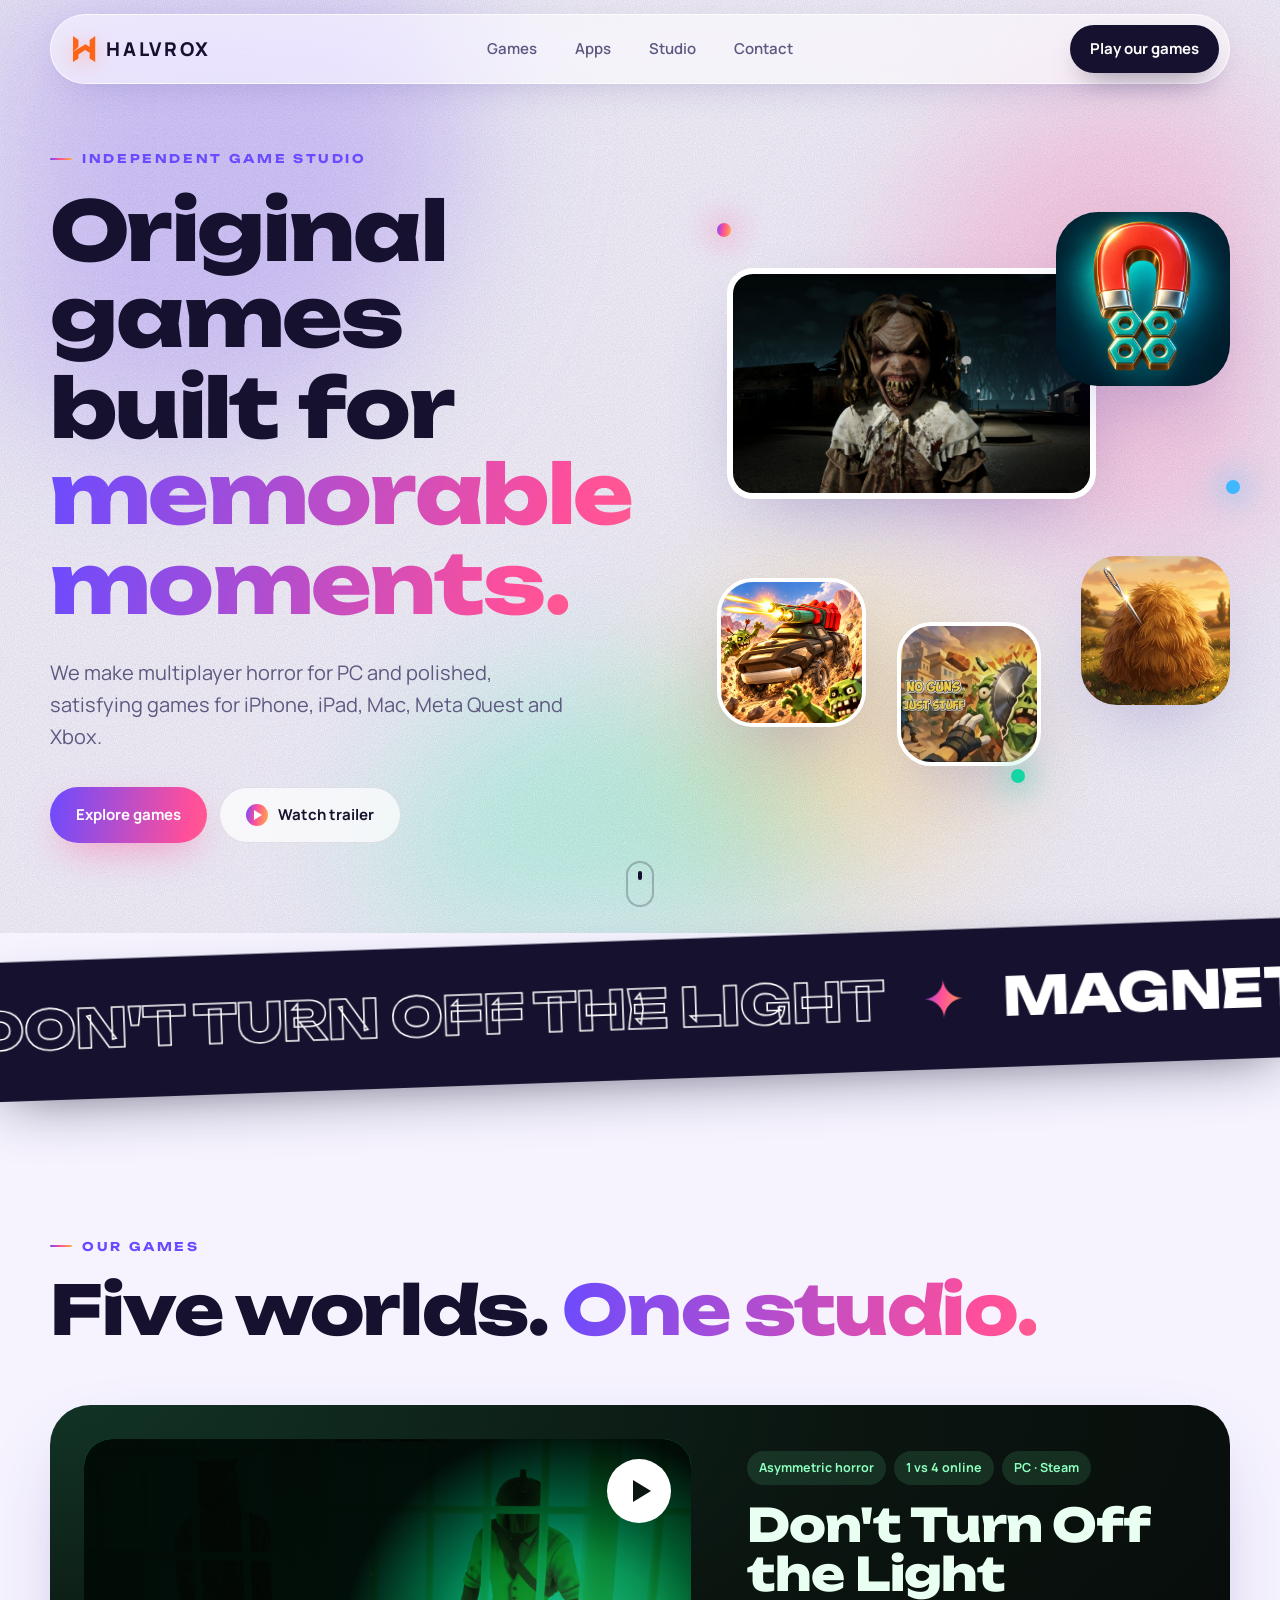
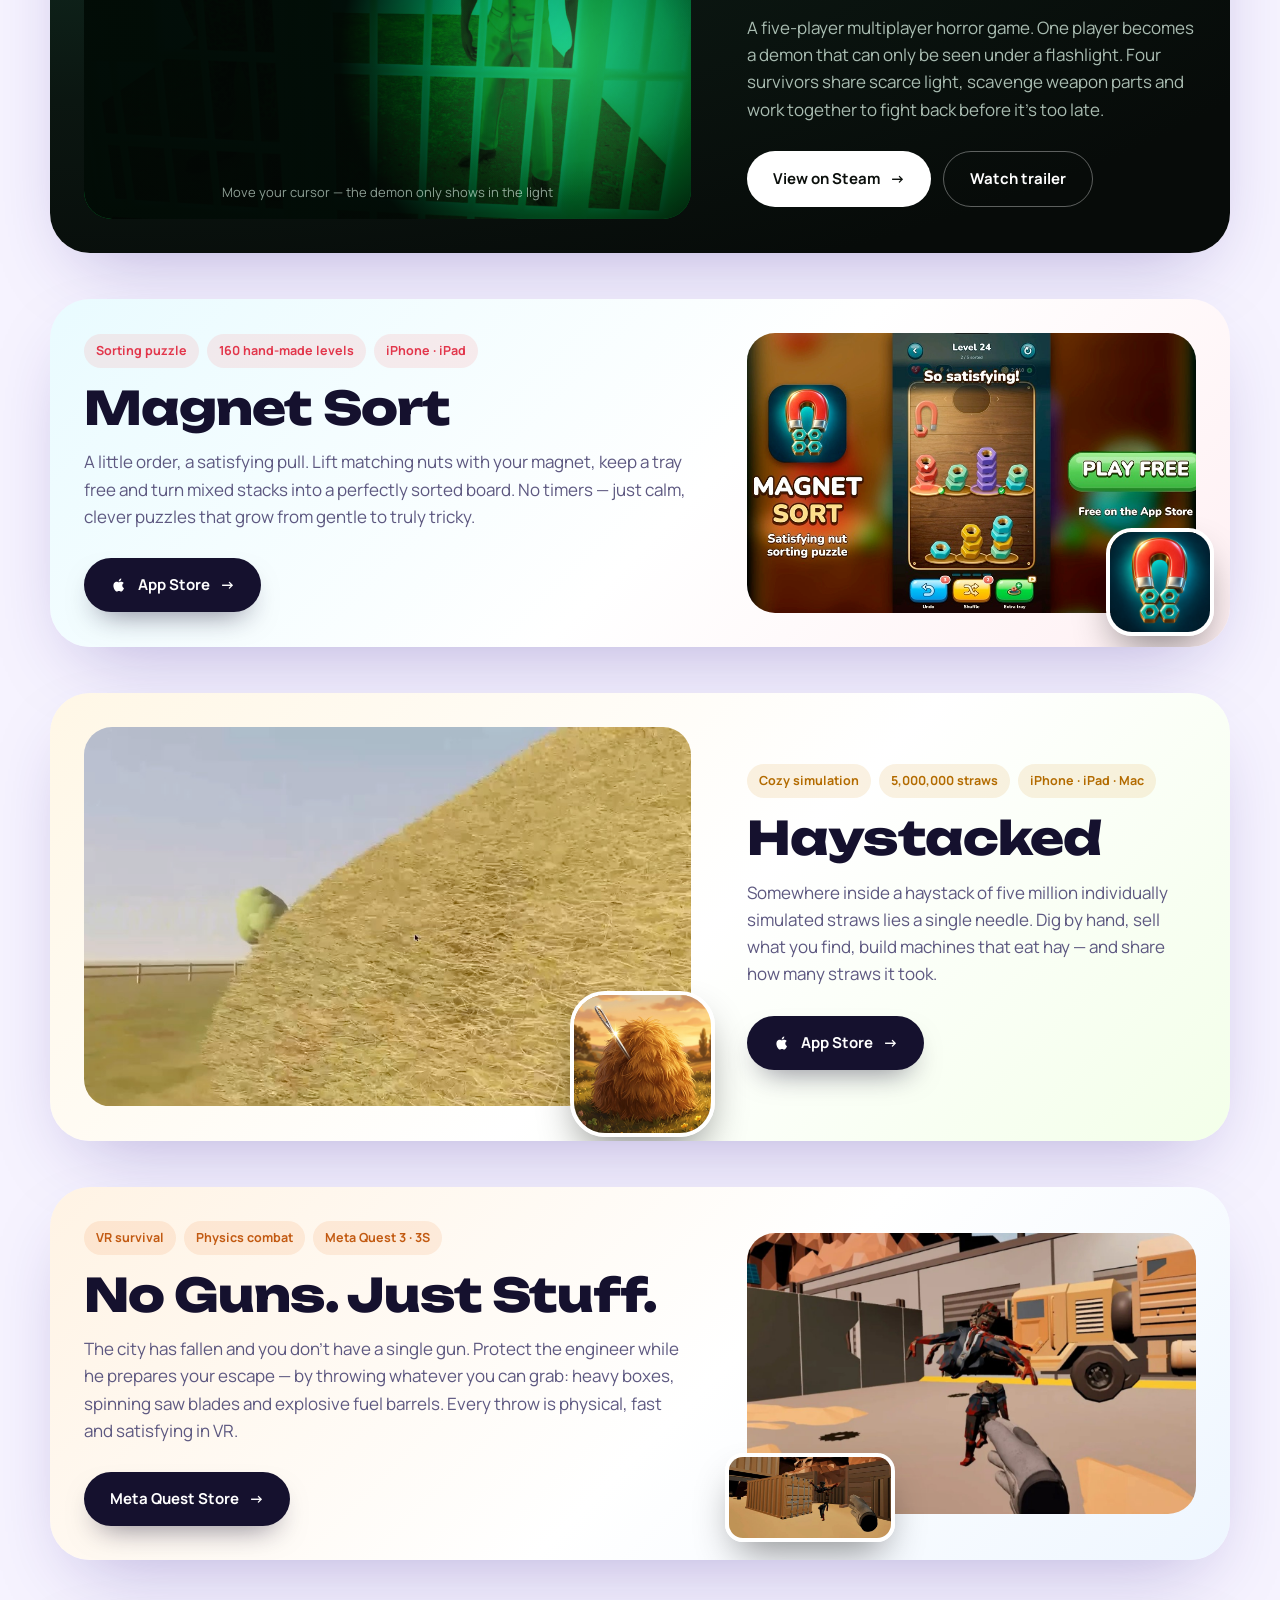
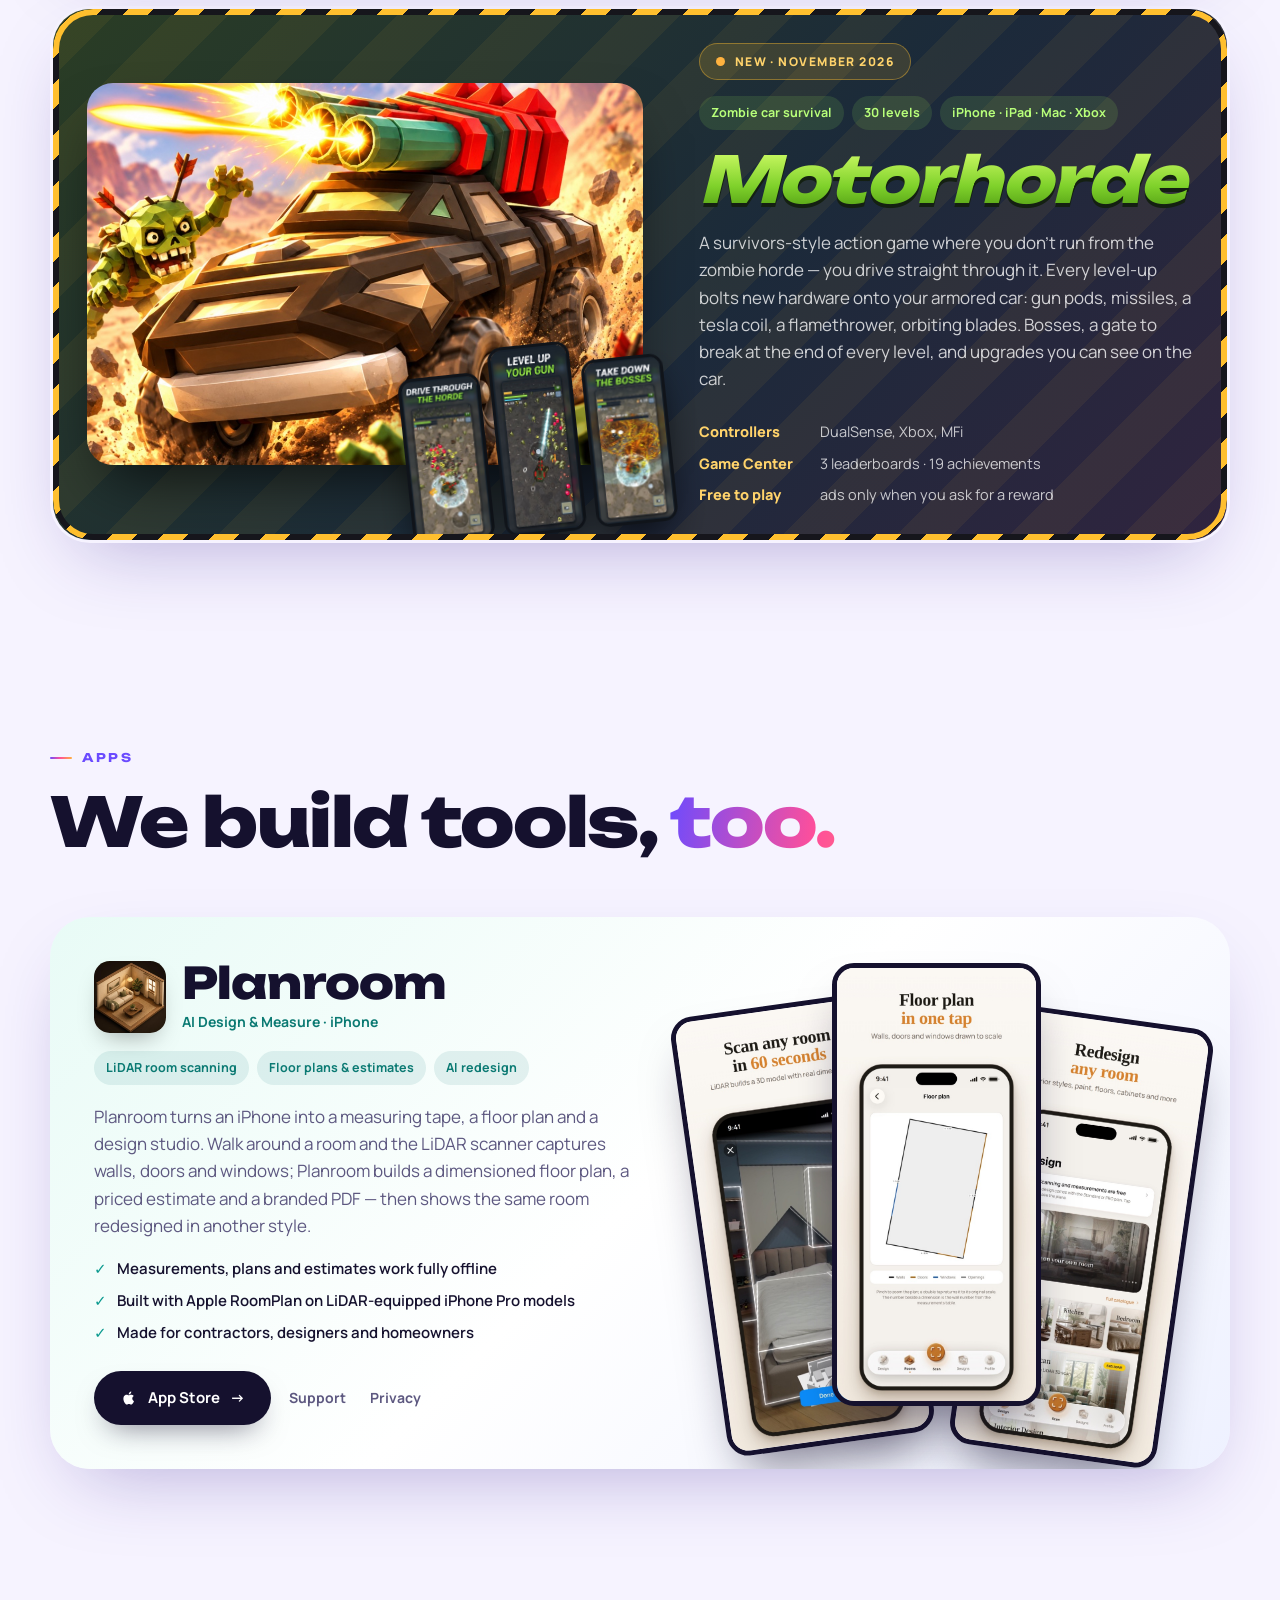
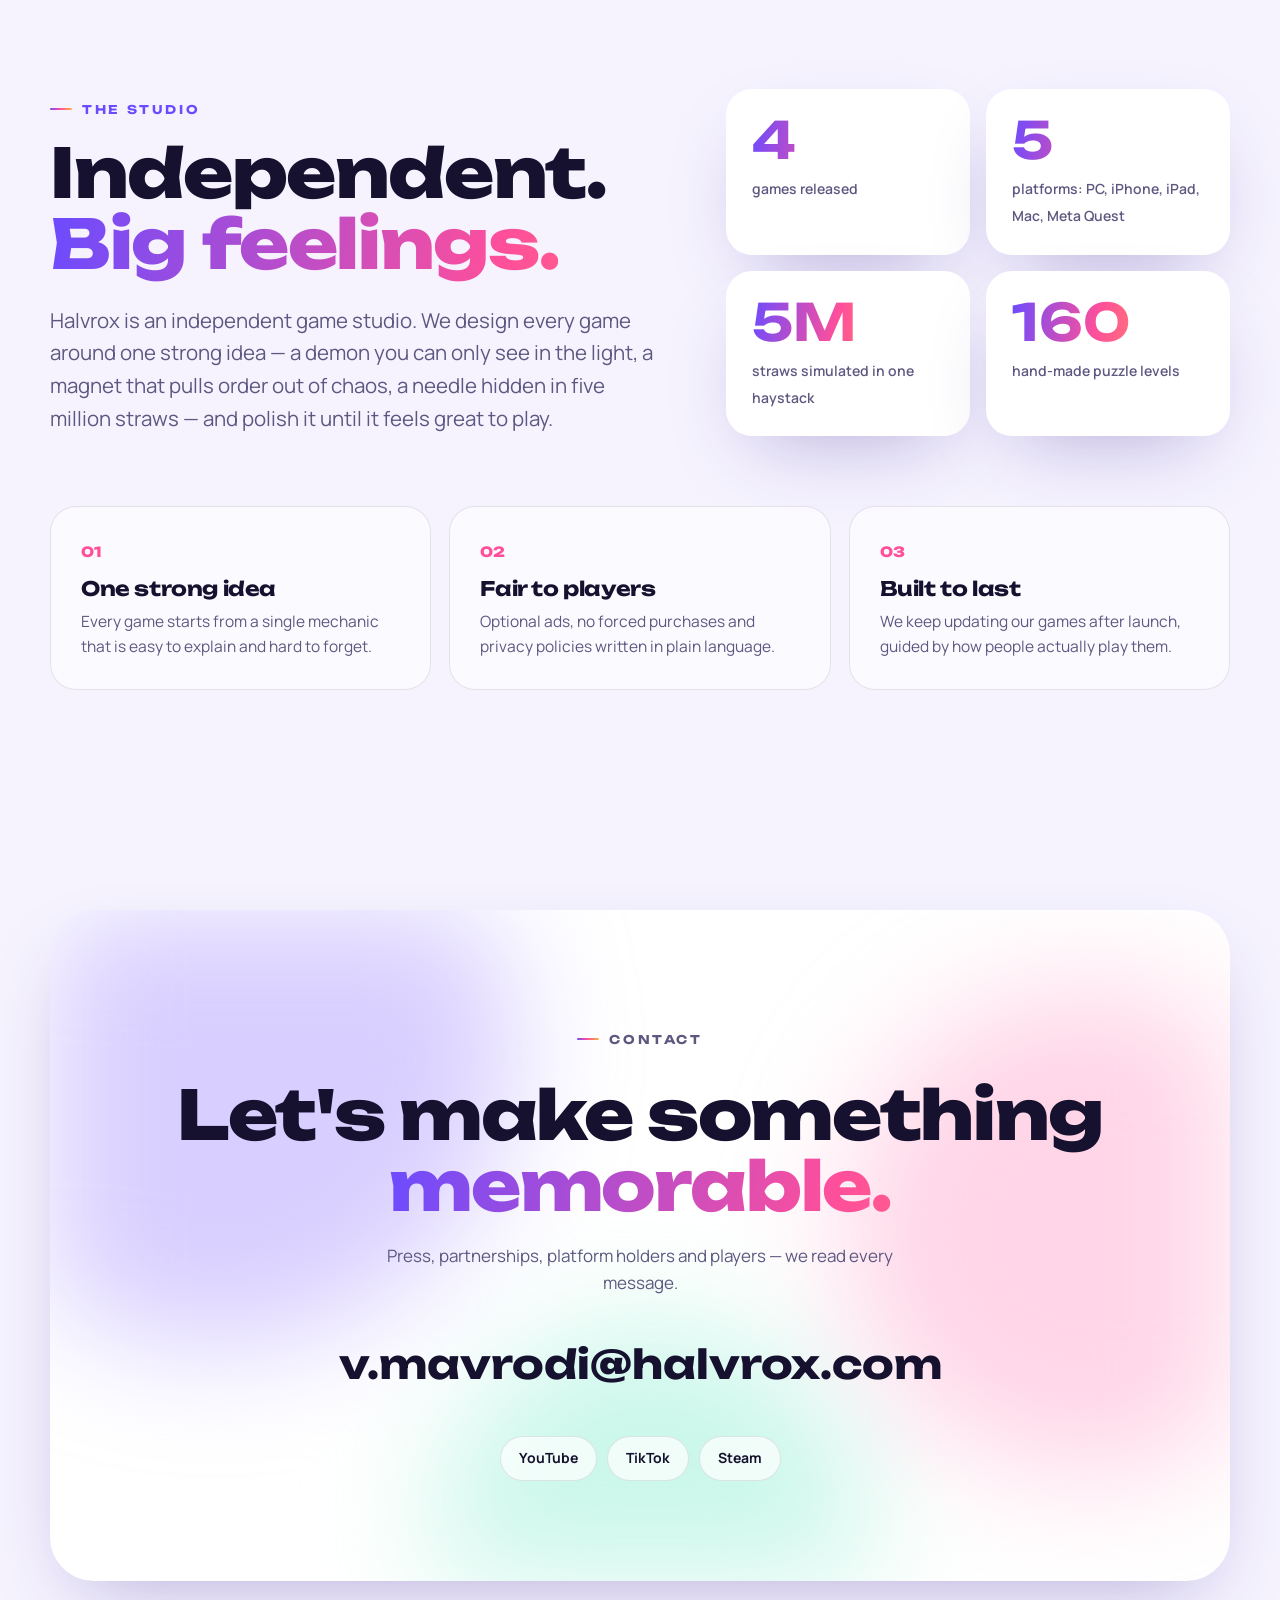
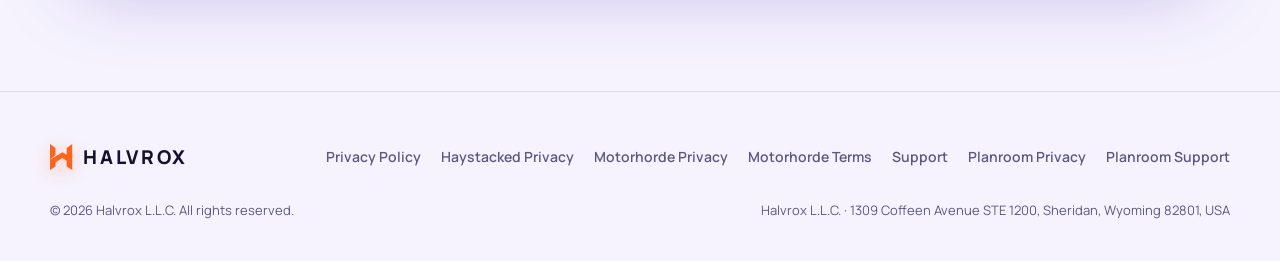
<file: index.html>
<!doctype html>
<html lang="en">
<head>
<meta charset="utf-8">
<meta name="viewport" content="width=device-width, initial-scale=1">
<title>Halvrox — Independent Game Studio</title>
<meta name="description" content="Halvrox is an independent game studio making multiplayer horror for PC and polished games for iPhone, iPad, Mac, Xbox and Meta Quest.">
<meta property="og:title" content="Halvrox — Independent Game Studio">
<meta property="og:description" content="Original games built for memorable moments.">
<meta property="og:image" content="https://halvrox.com/assets/img/dtotl-header.jpg">
<meta name="theme-color" content="#f6f3ff">
<link rel="icon" href="/assets/img/favicon.svg" type="image/svg+xml">
<link rel="preconnect" href="https://fonts.googleapis.com">
<link rel="preconnect" href="https://fonts.gstatic.com" crossorigin>
<link href="https://fonts.googleapis.com/css2?family=Unbounded:wght@500;700;800&family=Manrope:wght@400;500;600;700&display=swap" rel="stylesheet">
<link rel="stylesheet" href="/assets/styles.css?v=17">
</head>
<body>
<div class="progress" aria-hidden="true"></div>

<header class="nav" id="top">
  <a class="brand" href="/" aria-label="Halvrox home">
    <svg class="brand-mark" viewBox="0 0 276 323" aria-hidden="true"><path class="bm-top" d="M0 0L68 50V136L0 195Z"/><path class="bm-body" d="M0 194.2L154.3 101.6L207 133.6V50L276 0V323L207 280V208.4L150.3 175L68 228.9V280L0 323Z"/></svg>HALVROX
  </a>
  <nav class="nav-links" aria-label="Main">
    <a href="#games">Games</a>
    <a href="#apps">Apps</a>
    <a href="#studio">Studio</a>
    <a href="#contact">Contact</a>
  </nav>
  <a class="btn btn-ink nav-cta" href="#games">Play our games</a>
</header>

<main>
  <!-- HERO -->
  <section class="hero">
    <div class="aurora" aria-hidden="true">
      <span class="blob b1"></span><span class="blob b2"></span><span class="blob b3"></span><span class="blob b4"></span>
    </div>
    <div class="grain" aria-hidden="true"></div>

    <div class="hero-inner">
      <p class="eyebrow reveal">Independent game studio</p>
      <h1 class="hero-title" aria-label="Original games built for memorable moments">
        <span class="line"><span class="word">Original</span> <span class="word">games</span></span>
        <span class="line"><span class="word">built</span> <span class="word">for</span> <span class="word grad">memorable</span></span>
        <span class="line"><span class="word grad">moments.</span></span>
      </h1>
      <p class="hero-sub reveal">We make multiplayer horror for PC and polished, satisfying games for iPhone, iPad, Mac, Meta Quest and Xbox.</p>
      <div class="hero-actions reveal">
        <a class="btn btn-grad magnetic" href="#games"><span>Explore games</span></a>
        <button class="btn btn-ghost magnetic" data-trailer="b71-NUoZkto"><span class="play-dot" aria-hidden="true"></span><span>Watch trailer</span></button>
      </div>
    </div>

    <div class="hero-stage" aria-hidden="true">
      <div class="tile t-dtotl" data-depth="0.6"><img src="/assets/img/dtotl-1.jpg" alt=""></div>
      <div class="tile t-ms" data-depth="1.1"><img src="/assets/img/magnet-sort-icon.jpg" alt=""></div>
      <div class="tile t-hs" data-depth="0.9"><img src="/assets/img/haystacked-icon.jpg" alt=""></div>
      <div class="tile t-mh" data-depth="1.4"><img src="/assets/img/motorhorde-keyart.jpg" alt=""></div>
      <div class="tile t-ng" data-depth="1.2"><img src="/assets/img/ngjs-icon.jpg" alt=""></div>
      <span class="spark s1"></span><span class="spark s2"></span><span class="spark s3"></span>
    </div>

    <a class="scroll-hint" href="#games" aria-label="Scroll to games"><span></span></a>
  </section>

  <!-- MARQUEE -->
  <div class="marquee" aria-hidden="true">
    <div class="marquee-track">
      <span>Don't Turn Off the Light</span><i>✦</i><span>Magnet Sort</span><i>✦</i><span>Haystacked</span><i>✦</i><span>No Guns. Just Stuff.</span><i>✦</i><span>Motorhorde</span><i>✦</i>
      <span>Don't Turn Off the Light</span><i>✦</i><span>Magnet Sort</span><i>✦</i><span>Haystacked</span><i>✦</i><span>No Guns. Just Stuff.</span><i>✦</i><span>Motorhorde</span><i>✦</i>
    </div>
  </div>

  <!-- GAMES -->
  <section class="games" id="games">
    <div class="section-head reveal">
      <p class="eyebrow">Our games</p>
      <h2>Five worlds. <span class="grad">One studio.</span></h2>
    </div>

    <!-- Don't Turn Off the Light -->
    <article class="game game-dtotl reveal" id="dont-turn-off-the-light">
      <div class="game-media">
        <div class="flashlight" data-flashlight>
          <img src="/assets/img/dtotl-3.jpg" alt="Don't Turn Off the Light screenshot" loading="lazy">
          <div class="flashlight-mask"></div>
          <p class="flashlight-hint">Move your cursor — the demon only shows in the light</p>
        </div>
        <button class="play-btn" data-trailer="b71-NUoZkto" aria-label="Play the Don't Turn Off the Light trailer"><span></span></button>
      </div>
      <div class="game-copy">
        <div class="chips"><span>Asymmetric horror</span><span>1 vs 4 online</span><span>PC · Steam</span></div>
        <h3>Don't Turn Off the Light</h3>
        <p>A five-player multiplayer horror game. One player becomes a demon that can only be seen under a flashlight. Four survivors share scarce light, scavenge weapon parts and work together to fight back before it's too late.</p>
        <div class="actions">
          <a class="btn btn-light magnetic" href="https://store.steampowered.com/app/4238470/Dont_Turn_Off_the_Light/" target="_blank" rel="noopener">View on Steam <span class="arr">→</span></a>
          <button class="btn btn-outline-light" data-trailer="b71-NUoZkto">Watch trailer</button>
        </div>
      </div>
    </article>

    <!-- Magnet Sort -->
    <article class="game game-ms reveal" id="magnet-sort">
      <div class="game-media tilt">
        <video class="lazy-video" muted loop playsinline preload="none" poster="/assets/img/magnet-sort-poster.jpg">
          <source data-src="/assets/video/magnet-sort.mp4" type="video/mp4">
        </video>
        <img class="app-icon float" src="/assets/img/magnet-sort-icon.jpg" alt="" loading="lazy">
      </div>
      <div class="game-copy">
        <div class="chips"><span>Sorting puzzle</span><span>160 hand-made levels</span><span>iPhone · iPad</span></div>
        <h3>Magnet Sort</h3>
        <p>A little order, a satisfying pull. Lift matching nuts with your magnet, keep a tray free and turn mixed stacks into a perfectly sorted board. No timers — just calm, clever puzzles that grow from gentle to truly tricky.</p>
        <div class="actions">
          <a class="btn btn-ink magnetic" href="https://apps.apple.com/us/app/magnet-sort/id6813802779" target="_blank" rel="noopener"><svg viewBox="0 0 24 24" fill="currentColor" aria-hidden="true"><path d="M16.37 12.6c-.02-2.2 1.8-3.26 1.88-3.31-1.02-1.5-2.62-1.7-3.19-1.72-1.36-.14-2.65.8-3.34.8-.69 0-1.75-.78-2.88-.76-1.48.02-2.85.86-3.61 2.19-1.54 2.67-.39 6.62 1.11 8.79.73 1.06 1.6 2.25 2.75 2.2 1.1-.04 1.52-.71 2.85-.71 1.33 0 1.71.71 2.88.69 1.19-.02 1.94-1.08 2.67-2.14.84-1.23 1.19-2.42 1.21-2.48-.03-.01-2.32-.89-2.33-3.55zM14.17 6.13c.61-.74 1.02-1.76.91-2.78-.88.04-1.94.59-2.57 1.32-.56.65-1.06 1.69-.93 2.69.98.08 1.98-.5 2.59-1.23z"/></svg>App Store <span class="arr">→</span></a>
        </div>
      </div>
    </article>

    <!-- Haystacked -->
    <article class="game game-hs reveal" id="haystacked">
      <div class="game-media tilt">
        <video class="lazy-video" muted loop playsinline preload="none" poster="/assets/img/haystacked-poster.jpg">
          <source data-src="/assets/video/haystacked.mp4" type="video/mp4">
        </video>
        <img class="app-icon float" src="/assets/img/haystacked-icon.jpg" alt="" loading="lazy">
      </div>
      <div class="game-copy">
        <div class="chips"><span>Cozy simulation</span><span>5,000,000 straws</span><span>iPhone · iPad · Mac</span></div>
        <h3>Haystacked</h3>
        <p>Somewhere inside a haystack of five million individually simulated straws lies a single needle. Dig by hand, sell what you find, build machines that eat hay — and share how many straws it took.</p>
        <div class="actions">
          <a class="btn btn-ink magnetic" href="https://apps.apple.com/us/app/haystacked/id6821432720" target="_blank" rel="noopener"><svg viewBox="0 0 24 24" fill="currentColor" aria-hidden="true"><path d="M16.37 12.6c-.02-2.2 1.8-3.26 1.88-3.31-1.02-1.5-2.62-1.7-3.19-1.72-1.36-.14-2.65.8-3.34.8-.69 0-1.75-.78-2.88-.76-1.48.02-2.85.86-3.61 2.19-1.54 2.67-.39 6.62 1.11 8.79.73 1.06 1.6 2.25 2.75 2.2 1.1-.04 1.52-.71 2.85-.71 1.33 0 1.71.71 2.88.69 1.19-.02 1.94-1.08 2.67-2.14.84-1.23 1.19-2.42 1.21-2.48-.03-.01-2.32-.89-2.33-3.55zM14.17 6.13c.61-.74 1.02-1.76.91-2.78-.88.04-1.94.59-2.57 1.32-.56.65-1.06 1.69-.93 2.69.98.08 1.98-.5 2.59-1.23z"/></svg>App Store <span class="arr">→</span></a>
        </div>
      </div>
    </article>

    <!-- No Guns. Just Stuff. -->
    <article class="game game-ngjs reveal" id="no-guns-just-stuff">
      <div class="game-media tilt">
        <img class="ngjs-shot" src="/assets/img/ngjs-1.jpg" alt="No Guns. Just Stuff. gameplay: a zombie flying back after a throw in VR" loading="lazy">
        <img class="ngjs-inset float" src="/assets/img/ngjs-2.jpg" alt="" loading="lazy">
      </div>
      <div class="game-copy">
        <div class="chips"><span>VR survival</span><span>Physics combat</span><span>Meta Quest 3 · 3S</span></div>
        <h3>No Guns. Just Stuff.</h3>
        <p>The city has fallen and you don't have a single gun. Protect the engineer while he prepares your escape — by throwing whatever you can grab: heavy boxes, spinning saw blades and explosive fuel barrels. Every throw is physical, fast and satisfying in VR.</p>
        <div class="actions">
          <a class="btn btn-ink magnetic" href="https://www.meta.com/experiences/no-guns-just-stuff/26173899755584598/" target="_blank" rel="noopener">Meta Quest Store <span class="arr">→</span></a>
        </div>
      </div>
    </article>

    <!-- Motorhorde -->
    <article class="game game-mh reveal" id="motorhorde">
      <div class="mh-stripes" aria-hidden="true"></div>
      <div class="game-media mh-media">
        <div class="mh-art tilt"><img src="/assets/img/motorhorde-keyart.jpg" alt="Motorhorde key art: an armored car with a roof turret drives through a zombie horde" loading="lazy"></div>
        <div class="mh-shots" aria-hidden="true">
          <img src="/assets/img/motorhorde-shot-1.jpg" alt="" loading="lazy">
          <img src="/assets/img/motorhorde-shot-2.jpg" alt="" loading="lazy">
          <img src="/assets/img/motorhorde-shot-3.jpg" alt="" loading="lazy">
        </div>
      </div>
      <div class="game-copy">
        <p class="badge"><span class="pulse"></span>New · November 2026</p>
        <div class="chips"><span>Zombie car survival</span><span>30 levels</span><span>iPhone · iPad · Mac · Xbox</span></div>
        <h3 class="mh-title">Motorhorde</h3>
        <p>A survivors-style action game where you don't run from the zombie horde — you drive straight through it. Every level-up bolts new hardware onto your armored car: gun pods, missiles, a tesla coil, a flamethrower, orbiting blades. Bosses, a gate to break at the end of every level, and upgrades you can see on the car.</p>
        <ul class="mh-facts">
          <li><b>Controllers</b> DualSense, Xbox, MFi</li>
          <li><b>Game Center</b> 3 leaderboards · 19 achievements</li>
          <li><b>Free to play</b> ads only when you ask for a reward</li>
        </ul>
      </div>
    </article>
  </section>

  <!-- APPS -->
  <section class="apps" id="apps">
    <div class="section-head reveal">
      <p class="eyebrow">Apps</p>
      <h2>We build tools, <span class="grad">too.</span></h2>
    </div>
    <article class="app-card reveal" id="planroom">
      <div class="app-copy">
        <div class="app-title">
          <img class="app-title-icon" src="/assets/img/planroom-icon.jpg" alt="" loading="lazy">
          <div><h3>Planroom</h3><p class="app-tag">AI Design &amp; Measure · iPhone</p></div>
        </div>
        <div class="chips"><span>LiDAR room scanning</span><span>Floor plans &amp; estimates</span><span>AI redesign</span></div>
        <p>Planroom turns an iPhone into a measuring tape, a floor plan and a design studio. Walk around a room and the LiDAR scanner captures walls, doors and windows; Planroom builds a dimensioned floor plan, a priced estimate and a branded PDF — then shows the same room redesigned in another style.</p>
        <ul class="app-points">
          <li>Measurements, plans and estimates work fully offline</li>
          <li>Built with Apple RoomPlan on LiDAR-equipped iPhone Pro models</li>
          <li>Made for contractors, designers and homeowners</li>
        </ul>
        <div class="actions">
          <a class="btn btn-ink magnetic" href="https://apps.apple.com/us/app/planroom-ai-design-measure/id6805973840" target="_blank" rel="noopener"><svg viewBox="0 0 24 24" fill="currentColor" aria-hidden="true"><path d="M16.37 12.6c-.02-2.2 1.8-3.26 1.88-3.31-1.02-1.5-2.62-1.7-3.19-1.72-1.36-.14-2.65.8-3.34.8-.69 0-1.75-.78-2.88-.76-1.48.02-2.85.86-3.61 2.19-1.54 2.67-.39 6.62 1.11 8.79.73 1.06 1.6 2.25 2.75 2.2 1.1-.04 1.52-.71 2.85-.71 1.33 0 1.71.71 2.88.69 1.19-.02 1.94-1.08 2.67-2.14.84-1.23 1.19-2.42 1.21-2.48-.03-.01-2.32-.89-2.33-3.55zM14.17 6.13c.61-.74 1.02-1.76.91-2.78-.88.04-1.94.59-2.57 1.32-.56.65-1.06 1.69-.93 2.69.98.08 1.98-.5 2.59-1.23z"/></svg>App Store <span class="arr">→</span></a>
          <a class="text-link" href="/planroom-support/">Support</a>
          <a class="text-link" href="/planroom-privacy/">Privacy</a>
        </div>
      </div>
      <div class="app-phones" aria-hidden="true">
        <img class="phone p1" src="/assets/img/planroom-shot-1.jpg" alt="" loading="lazy">
        <img class="phone p2" src="/assets/img/planroom-shot-4.jpg" alt="" loading="lazy">
        <img class="phone p3" src="/assets/img/planroom-shot-6.jpg" alt="" loading="lazy">
      </div>
    </article>
  </section>

  <!-- STUDIO -->
  <section class="studio" id="studio">
    <div class="studio-grid">
      <div class="reveal">
        <p class="eyebrow">The studio</p>
        <h2>Independent. <span class="grad">Big feelings.</span></h2>
        <p class="lead">Halvrox is an independent game studio. We design every game around one strong idea — a demon you can only see in the light, a magnet that pulls order out of chaos, a needle hidden in five million straws — and polish it until it feels great to play.</p>
      </div>
      <div class="stats">
        <div class="stat reveal"><b data-count="4">0</b><span>games released</span></div>
        <div class="stat reveal"><b data-count="5">0</b><span>platforms: PC, iPhone, iPad, Mac, Meta Quest</span></div>
        <div class="stat reveal"><b data-count="5000000" data-format="short">0</b><span>straws simulated in one haystack</span></div>
        <div class="stat reveal"><b data-count="160">0</b><span>hand-made puzzle levels</span></div>
      </div>
    </div>
    <div class="pillars">
      <div class="pillar reveal"><span class="pi">01</span><h4>One strong idea</h4><p>Every game starts from a single mechanic that is easy to explain and hard to forget.</p></div>
      <div class="pillar reveal"><span class="pi">02</span><h4>Fair to players</h4><p>Optional ads, no forced purchases and privacy policies written in plain language.</p></div>
      <div class="pillar reveal"><span class="pi">03</span><h4>Built to last</h4><p>We keep updating our games after launch, guided by how people actually play them.</p></div>
    </div>
  </section>

  <!-- CONTACT -->
  <section class="contact" id="contact">
    <div class="contact-card reveal">
      <div class="aurora small" aria-hidden="true"><span class="blob b1"></span><span class="blob b2"></span><span class="blob b3"></span></div>
      <p class="eyebrow">Contact</p>
      <h2>Let's make something <span class="grad">memorable.</span></h2>
      <p>Press, partnerships, platform holders and players — we read every message.</p>
      <a class="mail magnetic" href="mailto:v.mavrodi@halvrox.com">v.mavrodi@halvrox.com</a>
      <div class="socials">
        <a href="https://www.youtube.com/@HalvroxLLC" target="_blank" rel="noopener">YouTube</a>
        <a href="https://www.tiktok.com/@halvrox" target="_blank" rel="noopener">TikTok</a>
        <a href="https://store.steampowered.com/app/4238470/Dont_Turn_Off_the_Light/" target="_blank" rel="noopener">Steam</a>
      </div>
    </div>
  </section>
</main>

<footer class="footer">
  <div class="footer-top">
    <a class="brand" href="/"><svg class="brand-mark" viewBox="0 0 276 323" aria-hidden="true"><path class="bm-top" d="M0 0L68 50V136L0 195Z"/><path class="bm-body" d="M0 194.2L154.3 101.6L207 133.6V50L276 0V323L207 280V208.4L150.3 175L68 228.9V280L0 323Z"/></svg>HALVROX</a>
    <nav class="legal" aria-label="Legal">
      <a href="/privacy-policy">Privacy Policy</a>
      <a href="/haystacked-privacy-policy">Haystacked Privacy</a>
      <a href="/privacy">Motorhorde Privacy</a>
      <a href="/terms">Motorhorde Terms</a>
      <a href="/support">Support</a>
      <a href="/planroom-privacy">Planroom Privacy</a>
      <a href="/planroom-support">Planroom Support</a>
    </nav>
  </div>
  <div class="footer-bottom">
    <p>© 2026 Halvrox L.L.C. All rights reserved.</p>
    <p>Halvrox L.L.C. · 1309 Coffeen Avenue STE 1200, Sheridan, Wyoming 82801, USA</p>
  </div>
</footer>

<div class="modal" id="trailer" aria-hidden="true" role="dialog" aria-label="Trailer">
  <div class="modal-backdrop" data-close></div>
  <div class="modal-box">
    <button class="modal-close" data-close aria-label="Close">×</button>
    <div class="modal-frame"></div>
  </div>
</div>

<script src="/assets/main.js?v=15" defer></script>
</body>
</html>
</file>
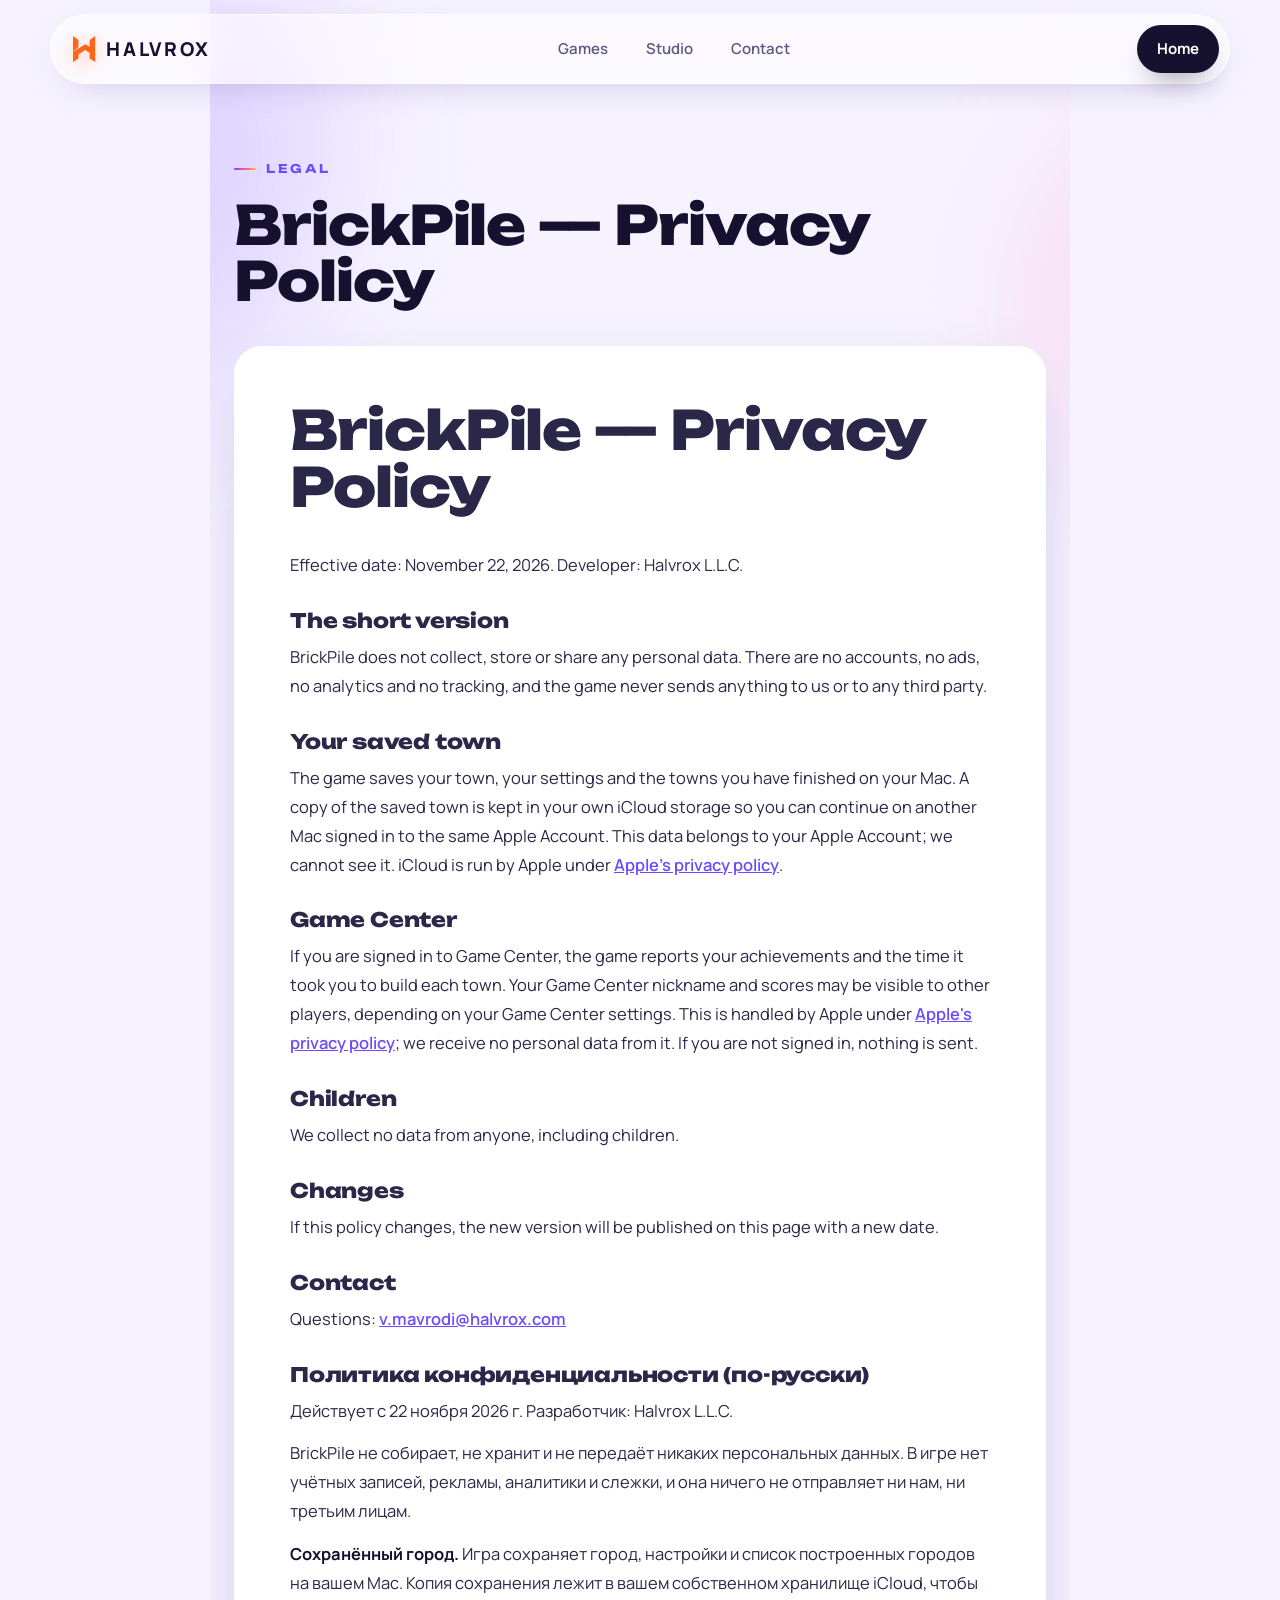
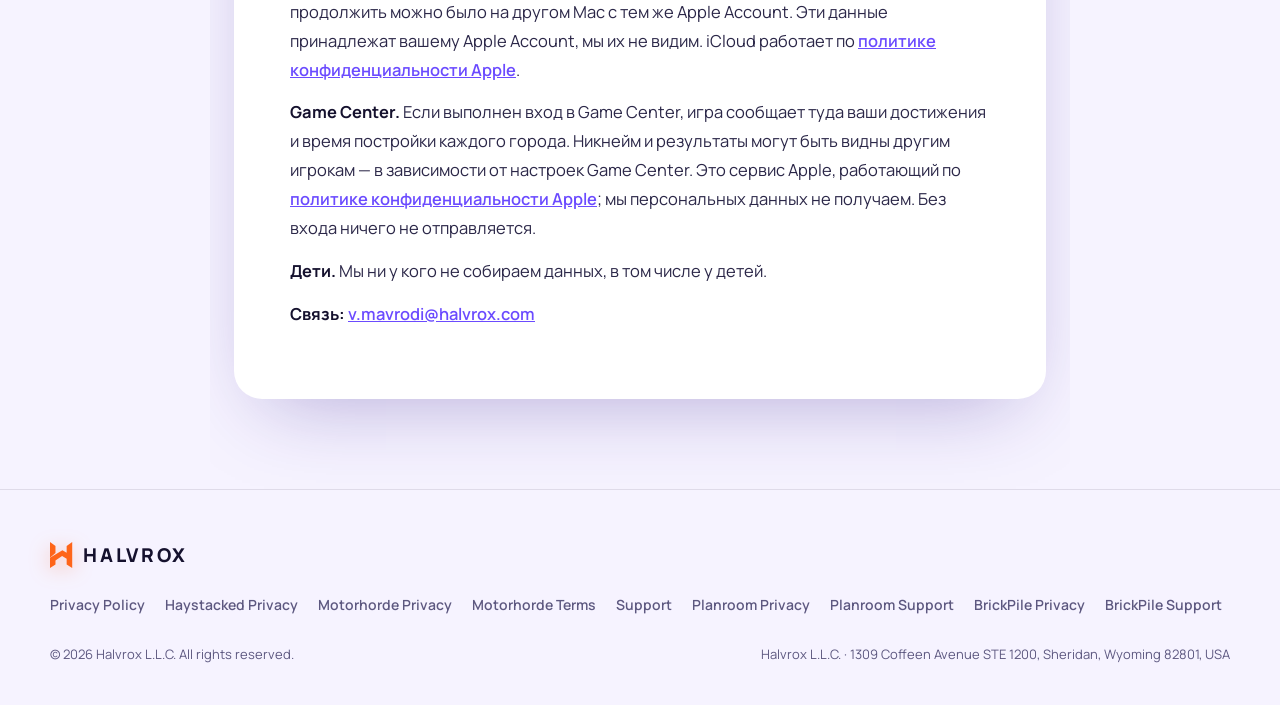
<file: brickpile-privacy-policy/index.html>
<!doctype html>
<html lang="en">
<head>
<meta charset="utf-8">
<meta name="viewport" content="width=device-width, initial-scale=1">
<title>BrickPile — Privacy Policy | Halvrox L.L.C.</title>
<meta name="robots" content="index,follow">
<link rel="icon" href="/assets/img/favicon.svg" type="image/svg+xml">
<link rel="preconnect" href="https://fonts.googleapis.com">
<link rel="preconnect" href="https://fonts.gstatic.com" crossorigin>
<link href="https://fonts.googleapis.com/css2?family=Unbounded:wght@500;700;800&family=Manrope:wght@400;500;600;700&display=swap" rel="stylesheet">
<link rel="stylesheet" href="/assets/styles.css?v=15">
<link rel="stylesheet" href="/assets/legal.css?v=15">
</head>
<body class="legal-page">
<header class="nav">
  <a class="brand" href="/" aria-label="Halvrox home"><svg class="brand-mark" viewBox="0 0 276 323" aria-hidden="true"><path class="bm-top" d="M0 0L68 50V136L0 195Z"/><path class="bm-body" d="M0 194.2L154.3 101.6L207 133.6V50L276 0V323L207 280V208.4L150.3 175L68 228.9V280L0 323Z"/></svg>HALVROX</a>
  <nav class="nav-links" aria-label="Main"><a href="/#games">Games</a><a href="/#studio">Studio</a><a href="/#contact">Contact</a></nav>
  <a class="btn btn-ink nav-cta" href="/">Home</a>
</header>
<main class="doc">
  <div class="aurora" aria-hidden="true"><span class="blob b1"></span><span class="blob b2"></span></div>
  <p class="eyebrow">Legal</p>
  <h1>BrickPile — Privacy Policy</h1>
  <article class="doc-body"><h1>BrickPile — Privacy Policy</h1><p>Effective date: November 22, 2026. Developer: Halvrox L.L.C.</p><h2>The short version</h2><p>BrickPile does not collect, store or share any personal data. There are no accounts, no ads, no analytics and no tracking, and the game never sends anything to us or to any third party.</p><h2>Your saved town</h2><p>The game saves your town, your settings and the towns you have finished on your Mac. A copy of the saved town is kept in your own iCloud storage so you can continue on another Mac signed in to the same Apple Account. This data belongs to your Apple Account; we cannot see it. iCloud is run by Apple under <a href="https://www.apple.com/legal/privacy/">Apple's privacy policy</a>.</p><h2>Game Center</h2><p>If you are signed in to Game Center, the game reports your achievements and the time it took you to build each town. Your Game Center nickname and scores may be visible to other players, depending on your Game Center settings. This is handled by Apple under <a href="https://www.apple.com/legal/privacy/">Apple's privacy policy</a>; we receive no personal data from it. If you are not signed in, nothing is sent.</p><h2>Children</h2><p>We collect no data from anyone, including children.</p><h2>Changes</h2><p>If this policy changes, the new version will be published on this page with a new date.</p><h2>Contact</h2><p>Questions: <a href="mailto:v.mavrodi@halvrox.com">v.mavrodi@halvrox.com</a></p><div lang="ru"><h2>Политика конфиденциальности (по-русски)</h2><p>Действует с 22 ноября 2026 г. Разработчик: Halvrox L.L.C.</p><p>BrickPile не собирает, не хранит и не передаёт никаких персональных данных. В игре нет учётных записей, рекламы, аналитики и слежки, и она ничего не отправляет ни нам, ни третьим лицам.</p><p><strong>Сохранённый город.</strong> Игра сохраняет город, настройки и список построенных городов на вашем Mac. Копия сохранения лежит в вашем собственном хранилище iCloud, чтобы продолжить можно было на другом Mac с тем же Apple Account. Эти данные принадлежат вашему Apple Account, мы их не видим. iCloud работает по <a href="https://www.apple.com/legal/privacy/">политике конфиденциальности Apple</a>.</p><p><strong>Game Center.</strong> Если выполнен вход в Game Center, игра сообщает туда ваши достижения и время постройки каждого города. Никнейм и результаты могут быть видны другим игрокам — в зависимости от настроек Game Center. Это сервис Apple, работающий по <a href="https://www.apple.com/legal/privacy/">политике конфиденциальности Apple</a>; мы персональных данных не получаем. Без входа ничего не отправляется.</p><p><strong>Дети.</strong> Мы ни у кого не собираем данных, в том числе у детей.</p><p><strong>Связь:</strong> <a href="mailto:v.mavrodi@halvrox.com">v.mavrodi@halvrox.com</a></p></div></article>
</main>
<footer class="footer">
  <div class="footer-top">
    <a class="brand" href="/"><svg class="brand-mark" viewBox="0 0 276 323" aria-hidden="true"><path class="bm-top" d="M0 0L68 50V136L0 195Z"/><path class="bm-body" d="M0 194.2L154.3 101.6L207 133.6V50L276 0V323L207 280V208.4L150.3 175L68 228.9V280L0 323Z"/></svg>HALVROX</a>
    <nav class="legal" aria-label="Legal">
      <a href="/privacy-policy">Privacy Policy</a><a href="/haystacked-privacy-policy">Haystacked Privacy</a><a href="/privacy">Motorhorde Privacy</a><a href="/terms">Motorhorde Terms</a><a href="/support">Support</a><a href="/planroom-privacy">Planroom Privacy</a><a href="/planroom-support">Planroom Support</a><a href="/brickpile-privacy-policy">BrickPile Privacy</a><a href="/brickpile-support">BrickPile Support</a>
    </nav>
  </div>
  <div class="footer-bottom"><p>© 2026 Halvrox L.L.C. All rights reserved.</p><p>Halvrox L.L.C. · 1309 Coffeen Avenue STE 1200, Sheridan, Wyoming 82801, USA</p></div>
</footer>
</body>
</html>
</file>
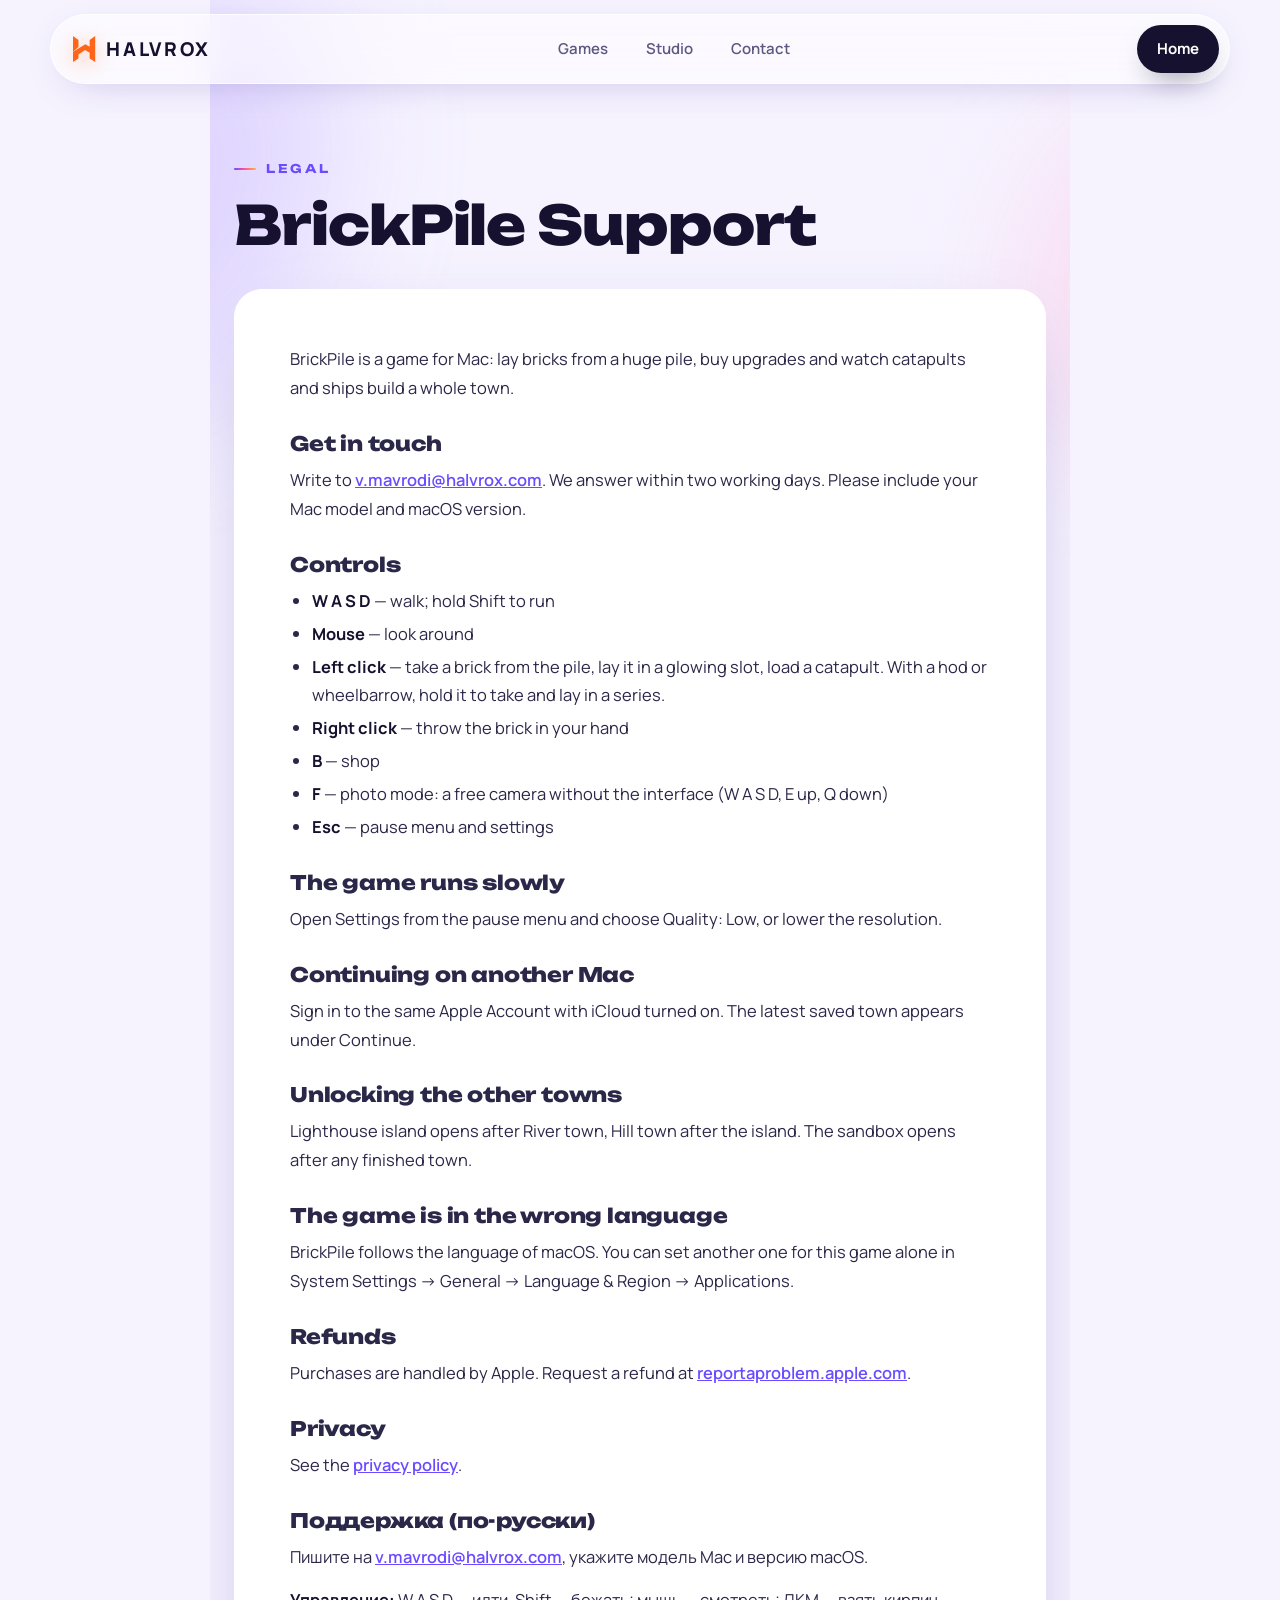
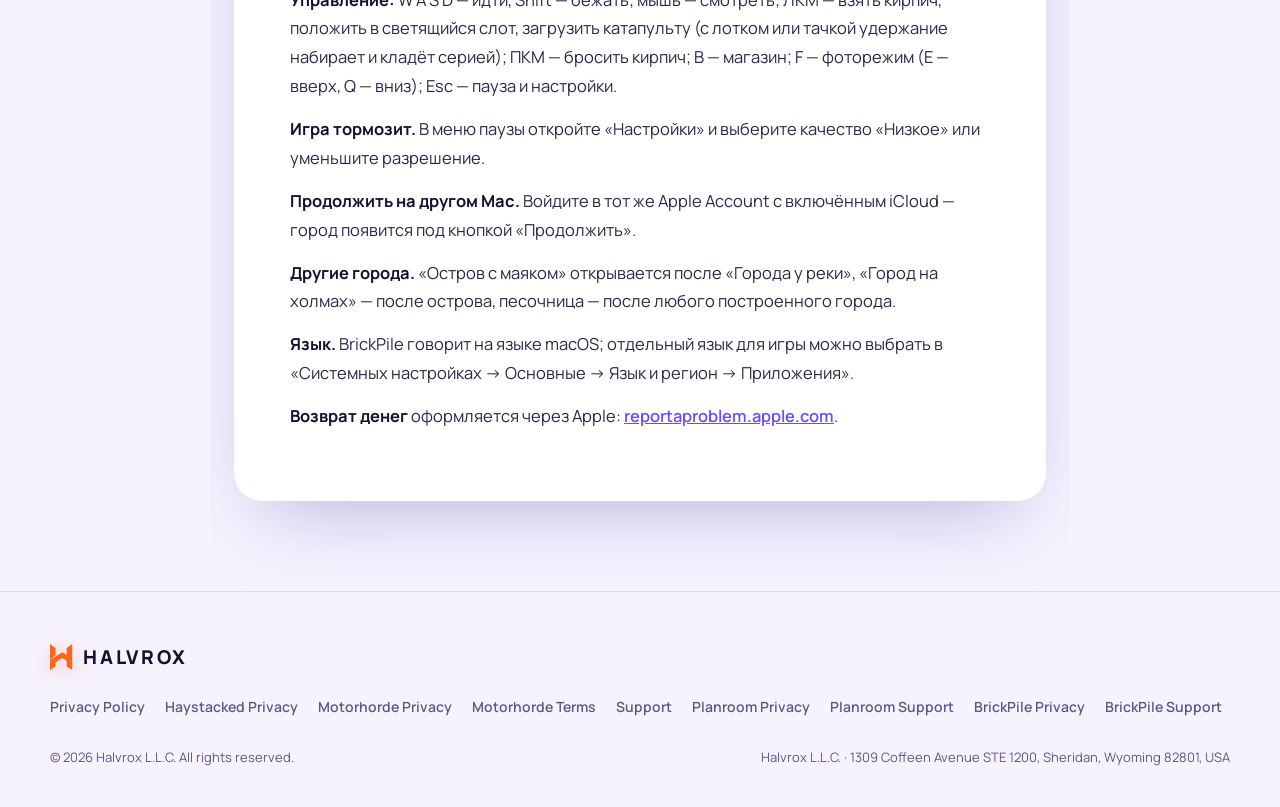
<file: brickpile-support/index.html>
<!doctype html>
<html lang="en">
<head>
<meta charset="utf-8">
<meta name="viewport" content="width=device-width, initial-scale=1">
<title>BrickPile Support | Halvrox L.L.C.</title>
<meta name="robots" content="index,follow">
<link rel="icon" href="/assets/img/favicon.svg" type="image/svg+xml">
<link rel="preconnect" href="https://fonts.googleapis.com">
<link rel="preconnect" href="https://fonts.gstatic.com" crossorigin>
<link href="https://fonts.googleapis.com/css2?family=Unbounded:wght@500;700;800&family=Manrope:wght@400;500;600;700&display=swap" rel="stylesheet">
<link rel="stylesheet" href="/assets/styles.css?v=15">
<link rel="stylesheet" href="/assets/legal.css?v=15">
</head>
<body class="legal-page">
<header class="nav">
  <a class="brand" href="/" aria-label="Halvrox home"><svg class="brand-mark" viewBox="0 0 276 323" aria-hidden="true"><path class="bm-top" d="M0 0L68 50V136L0 195Z"/><path class="bm-body" d="M0 194.2L154.3 101.6L207 133.6V50L276 0V323L207 280V208.4L150.3 175L68 228.9V280L0 323Z"/></svg>HALVROX</a>
  <nav class="nav-links" aria-label="Main"><a href="/#games">Games</a><a href="/#studio">Studio</a><a href="/#contact">Contact</a></nav>
  <a class="btn btn-ink nav-cta" href="/">Home</a>
</header>
<main class="doc">
  <div class="aurora" aria-hidden="true"><span class="blob b1"></span><span class="blob b2"></span></div>
  <p class="eyebrow">Legal</p>
  <h1>BrickPile Support</h1>
  <article class="doc-body"><p>BrickPile is a game for Mac: lay bricks from a huge pile, buy upgrades and watch catapults and ships build a whole town.</p><h2>Get in touch</h2><p>Write to <a href="mailto:v.mavrodi@halvrox.com">v.mavrodi@halvrox.com</a>. We answer within two working days. Please include your Mac model and macOS version.</p><h2>Controls</h2><ul><li><strong>W A S D</strong> — walk; hold Shift to run</li><li><strong>Mouse</strong> — look around</li><li><strong>Left click</strong> — take a brick from the pile, lay it in a glowing slot, load a catapult. With a hod or wheelbarrow, hold it to take and lay in a series.</li><li><strong>Right click</strong> — throw the brick in your hand</li><li><strong>B</strong> — shop</li><li><strong>F</strong> — photo mode: a free camera without the interface (W A S D, E up, Q down)</li><li><strong>Esc</strong> — pause menu and settings</li></ul><h2>The game runs slowly</h2><p>Open Settings from the pause menu and choose Quality: Low, or lower the resolution.</p><h2>Continuing on another Mac</h2><p>Sign in to the same Apple Account with iCloud turned on. The latest saved town appears under Continue.</p><h2>Unlocking the other towns</h2><p>Lighthouse island opens after River town, Hill town after the island. The sandbox opens after any finished town.</p><h2>The game is in the wrong language</h2><p>BrickPile follows the language of macOS. You can set another one for this game alone in System Settings → General → Language &amp; Region → Applications.</p><h2>Refunds</h2><p>Purchases are handled by Apple. Request a refund at <a href="https://reportaproblem.apple.com">reportaproblem.apple.com</a>.</p><h2>Privacy</h2><p>See the <a href="/brickpile-privacy-policy">privacy policy</a>.</p><div lang="ru"><h2>Поддержка (по-русски)</h2><p>Пишите на <a href="mailto:v.mavrodi@halvrox.com">v.mavrodi@halvrox.com</a>, укажите модель Mac и версию macOS.</p><p><strong>Управление:</strong> W A S D — идти, Shift — бежать; мышь — смотреть; ЛКМ — взять кирпич, положить в светящийся слот, загрузить катапульту (с лотком или тачкой удержание набирает и кладёт серией); ПКМ — бросить кирпич; B — магазин; F — фоторежим (E — вверх, Q — вниз); Esc — пауза и настройки.</p><p><strong>Игра тормозит.</strong> В меню паузы откройте «Настройки» и выберите качество «Низкое» или уменьшите разрешение.</p><p><strong>Продолжить на другом Mac.</strong> Войдите в тот же Apple Account с включённым iCloud — город появится под кнопкой «Продолжить».</p><p><strong>Другие города.</strong> «Остров с маяком» открывается после «Города у реки», «Город на холмах» — после острова, песочница — после любого построенного города.</p><p><strong>Язык.</strong> BrickPile говорит на языке macOS; отдельный язык для игры можно выбрать в «Системных настройках → Основные → Язык и регион → Приложения».</p><p><strong>Возврат денег</strong> оформляется через Apple: <a href="https://reportaproblem.apple.com">reportaproblem.apple.com</a>.</p></div></article>
</main>
<footer class="footer">
  <div class="footer-top">
    <a class="brand" href="/"><svg class="brand-mark" viewBox="0 0 276 323" aria-hidden="true"><path class="bm-top" d="M0 0L68 50V136L0 195Z"/><path class="bm-body" d="M0 194.2L154.3 101.6L207 133.6V50L276 0V323L207 280V208.4L150.3 175L68 228.9V280L0 323Z"/></svg>HALVROX</a>
    <nav class="legal" aria-label="Legal">
      <a href="/privacy-policy">Privacy Policy</a><a href="/haystacked-privacy-policy">Haystacked Privacy</a><a href="/privacy">Motorhorde Privacy</a><a href="/terms">Motorhorde Terms</a><a href="/support">Support</a><a href="/planroom-privacy">Planroom Privacy</a><a href="/planroom-support">Planroom Support</a><a href="/brickpile-privacy-policy">BrickPile Privacy</a><a href="/brickpile-support">BrickPile Support</a>
    </nav>
  </div>
  <div class="footer-bottom"><p>© 2026 Halvrox L.L.C. All rights reserved.</p><p>Halvrox L.L.C. · 1309 Coffeen Avenue STE 1200, Sheridan, Wyoming 82801, USA</p></div>
</footer>
</body>
</html>
</file>
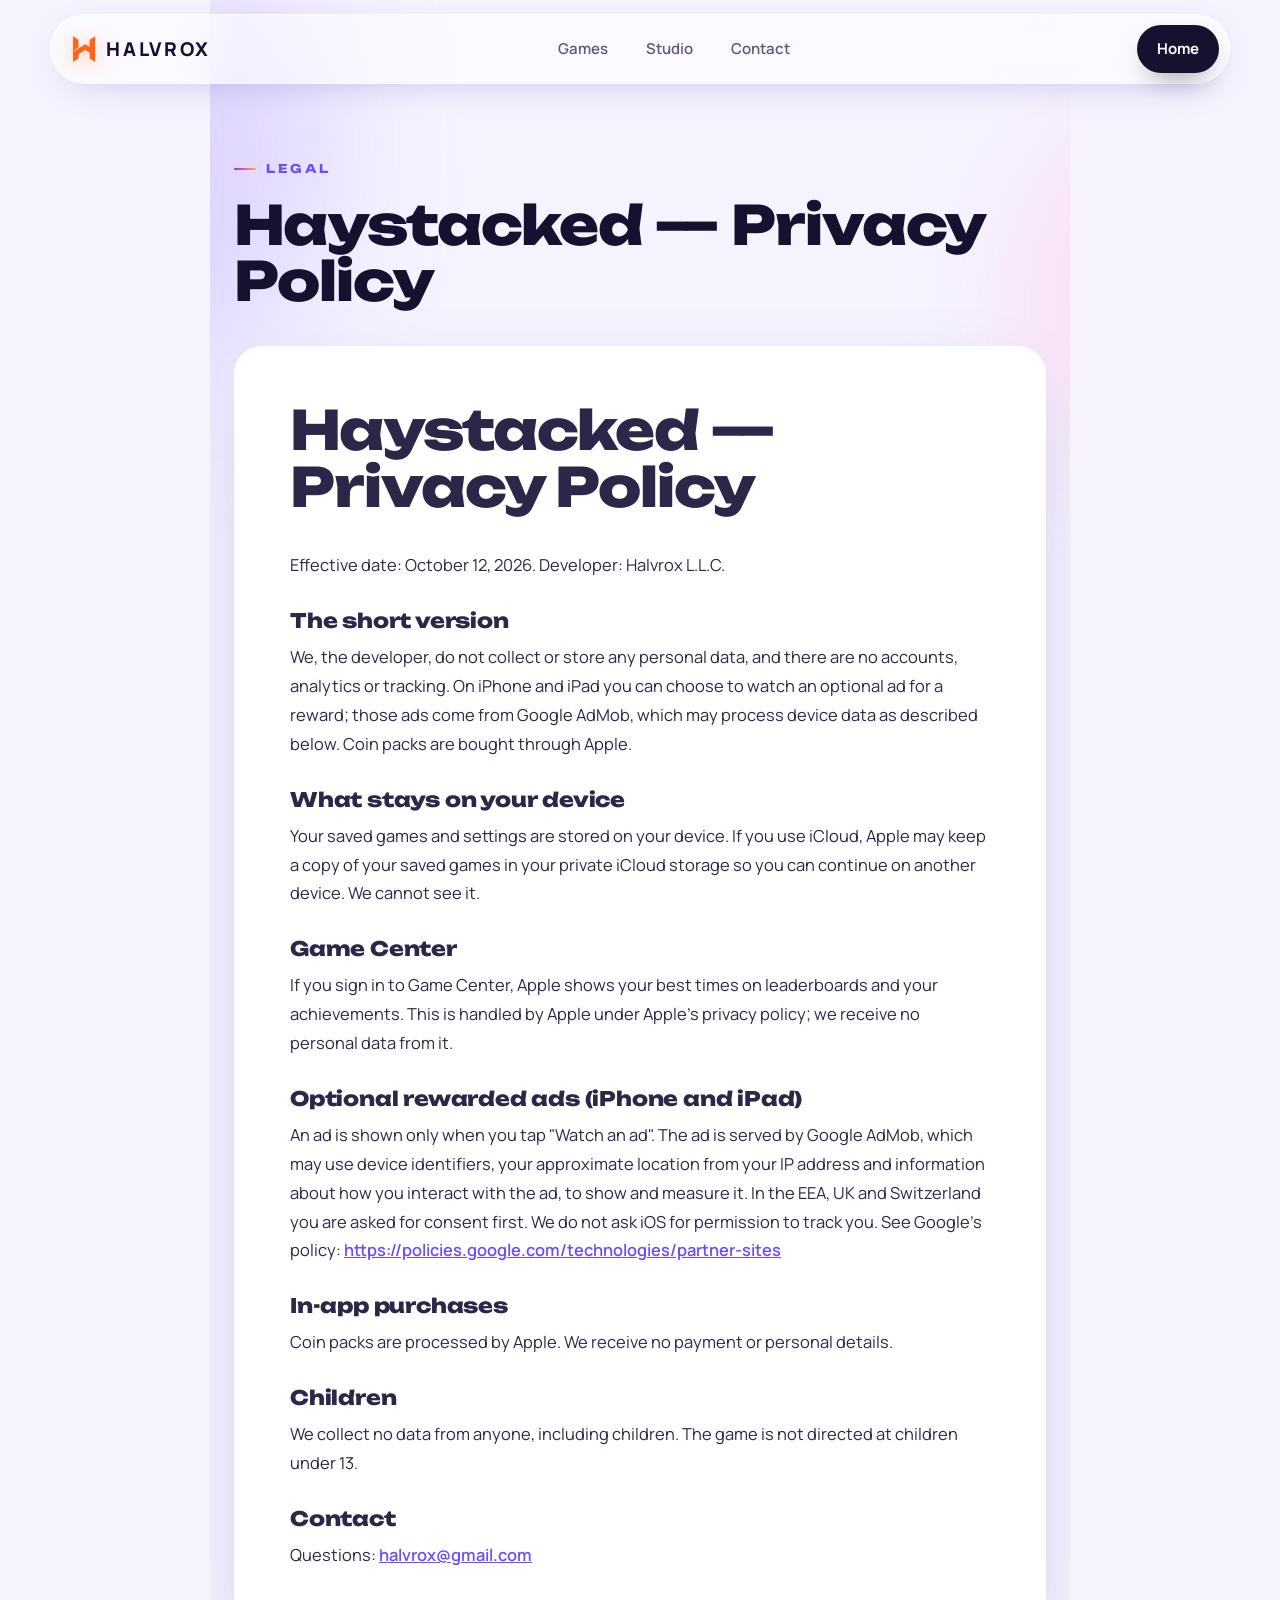
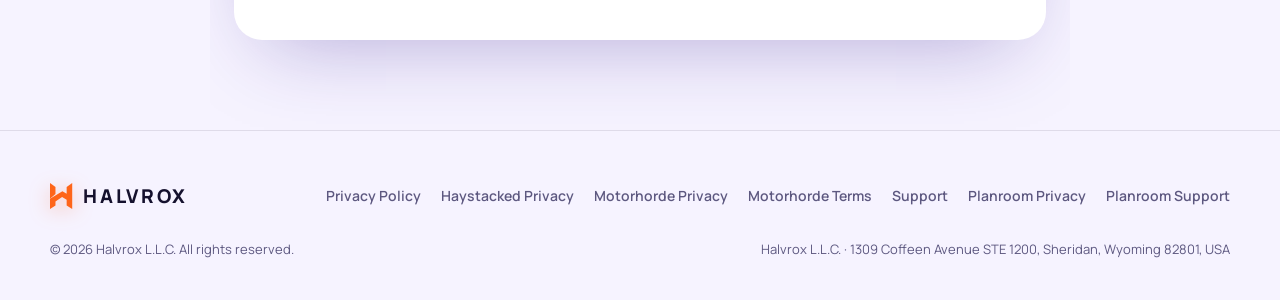
<file: haystacked-privacy-policy/index.html>
<!doctype html>
<html lang="en">
<head>
<meta charset="utf-8">
<meta name="viewport" content="width=device-width, initial-scale=1">
<title>Haystacked — Privacy Policy | Halvrox L.L.C.</title>
<meta name="robots" content="index,follow">
<link rel="icon" href="/assets/img/favicon.svg" type="image/svg+xml">
<link rel="preconnect" href="https://fonts.googleapis.com">
<link rel="preconnect" href="https://fonts.gstatic.com" crossorigin>
<link href="https://fonts.googleapis.com/css2?family=Unbounded:wght@500;700;800&family=Manrope:wght@400;500;600;700&display=swap" rel="stylesheet">
<link rel="stylesheet" href="/assets/styles.css?v=15">
<link rel="stylesheet" href="/assets/legal.css?v=15">
</head>
<body class="legal-page">
<header class="nav">
  <a class="brand" href="/" aria-label="Halvrox home"><svg class="brand-mark" viewBox="0 0 276 323" aria-hidden="true"><path class="bm-top" d="M0 0L68 50V136L0 195Z"/><path class="bm-body" d="M0 194.2L154.3 101.6L207 133.6V50L276 0V323L207 280V208.4L150.3 175L68 228.9V280L0 323Z"/></svg>HALVROX</a>
  <nav class="nav-links" aria-label="Main"><a href="/#games">Games</a><a href="/#studio">Studio</a><a href="/#contact">Contact</a></nav>
  <a class="btn btn-ink nav-cta" href="/">Home</a>
</header>
<main class="doc">
  <div class="aurora" aria-hidden="true"><span class="blob b1"></span><span class="blob b2"></span></div>
  <p class="eyebrow">Legal</p>
  <h1>Haystacked — Privacy Policy</h1>
  <article class="doc-body"><h1>Haystacked — Privacy Policy</h1><p>Effective date: October 12, 2026. Developer: Halvrox L.L.C.</p><h2>The short version</h2><p>We, the developer, do not collect or store any personal data, and there are no accounts, analytics or tracking. On iPhone and iPad you can choose to watch an optional ad for a reward; those ads come from Google AdMob, which may process device data as described below. Coin packs are bought through Apple.</p><h2>What stays on your device</h2><p>Your saved games and settings are stored on your device. If you use iCloud, Apple may keep a copy of your saved games in your private iCloud storage so you can continue on another device. We cannot see it.</p><h2>Game Center</h2><p>If you sign in to Game Center, Apple shows your best times on leaderboards and your achievements. This is handled by Apple under Apple's privacy policy; we receive no personal data from it.</p><h2>Optional rewarded ads (iPhone and iPad)</h2><p>An ad is shown only when you tap "Watch an ad". The ad is served by Google AdMob, which may use device identifiers, your approximate location from your IP address and information about how you interact with the ad, to show and measure it. In the EEA, UK and Switzerland you are asked for consent first. We do not ask iOS for permission to track you. See Google's policy: <a href="https://policies.google.com/technologies/partner-sites">https://policies.google.com/technologies/partner-sites</a></p><h2>In-app purchases</h2><p>Coin packs are processed by Apple. We receive no payment or personal details.</p><h2>Children</h2><p>We collect no data from anyone, including children. The game is not directed at children under 13.</p><h2>Contact</h2><p>Questions: <a href="mailto:halvrox@gmail.com">halvrox@gmail.com</a></p></article>
</main>
<footer class="footer">
  <div class="footer-top">
    <a class="brand" href="/"><svg class="brand-mark" viewBox="0 0 276 323" aria-hidden="true"><path class="bm-top" d="M0 0L68 50V136L0 195Z"/><path class="bm-body" d="M0 194.2L154.3 101.6L207 133.6V50L276 0V323L207 280V208.4L150.3 175L68 228.9V280L0 323Z"/></svg>HALVROX</a>
    <nav class="legal" aria-label="Legal">
      <a href="/privacy-policy">Privacy Policy</a><a href="/haystacked-privacy-policy">Haystacked Privacy</a><a href="/privacy">Motorhorde Privacy</a><a href="/terms">Motorhorde Terms</a><a href="/support">Support</a><a href="/planroom-privacy">Planroom Privacy</a><a href="/planroom-support">Planroom Support</a>
    </nav>
  </div>
  <div class="footer-bottom"><p>© 2026 Halvrox L.L.C. All rights reserved.</p><p>Halvrox L.L.C. · 1309 Coffeen Avenue STE 1200, Sheridan, Wyoming 82801, USA</p></div>
</footer>
</body>
</html>
</file>
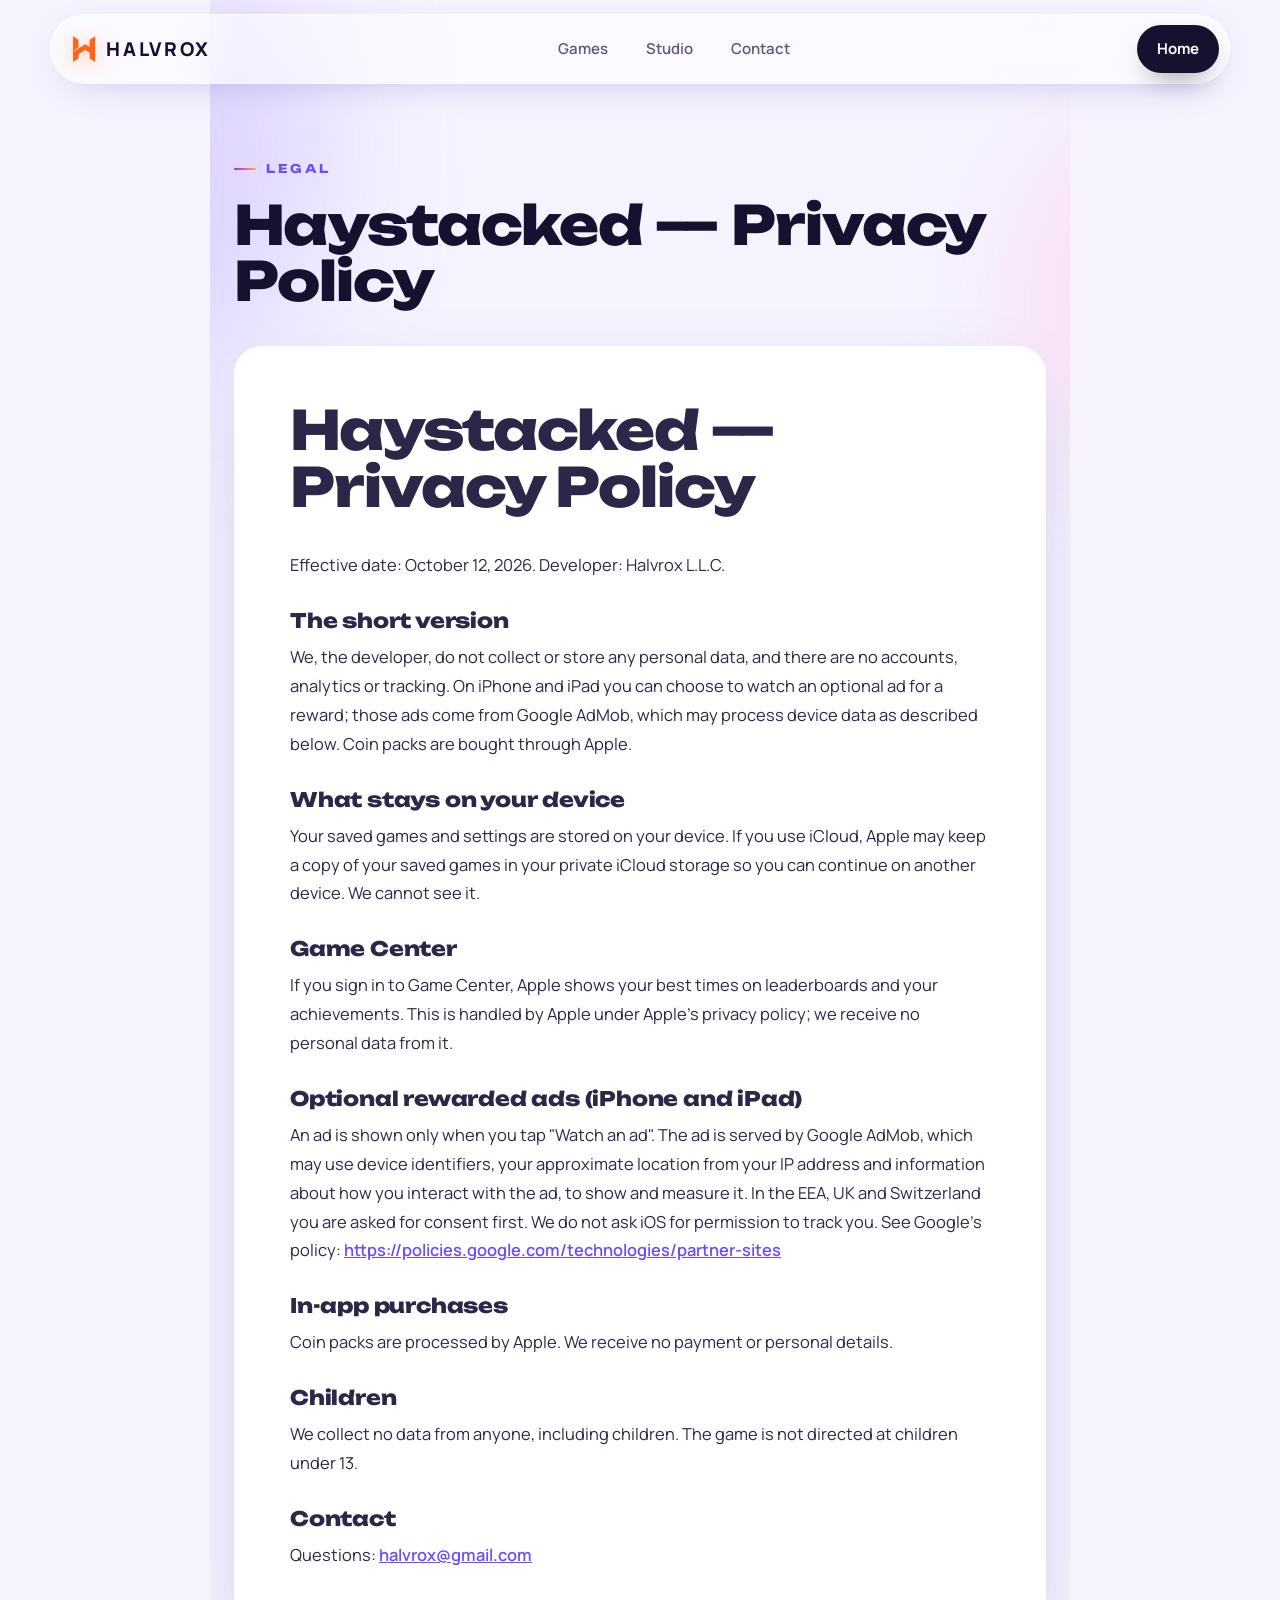
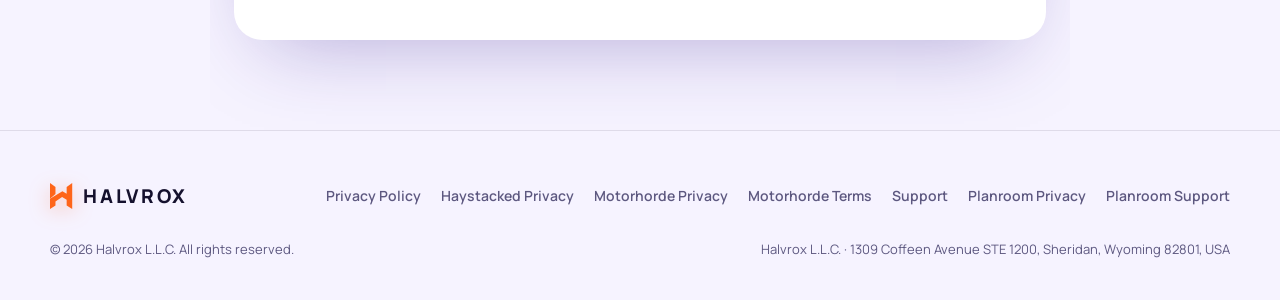
<file: haystacked-privacy/index.html>
<!doctype html>
<html lang="en">
<head>
<meta charset="utf-8">
<title>Haystacked — Privacy Policy | Halvrox L.L.C.</title>
<meta name="viewport" content="width=device-width, initial-scale=1">
<link rel="canonical" href="https://halvrox.com/haystacked-privacy-policy/">
<meta http-equiv="refresh" content="0; url=/haystacked-privacy-policy/">
<script>location.replace('/haystacked-privacy-policy/' + location.hash);</script>
</head>
<body>
<p>The Haystacked privacy policy is at <a href="/haystacked-privacy-policy/">halvrox.com/haystacked-privacy-policy</a>.</p>
</body>
</html>
</file>
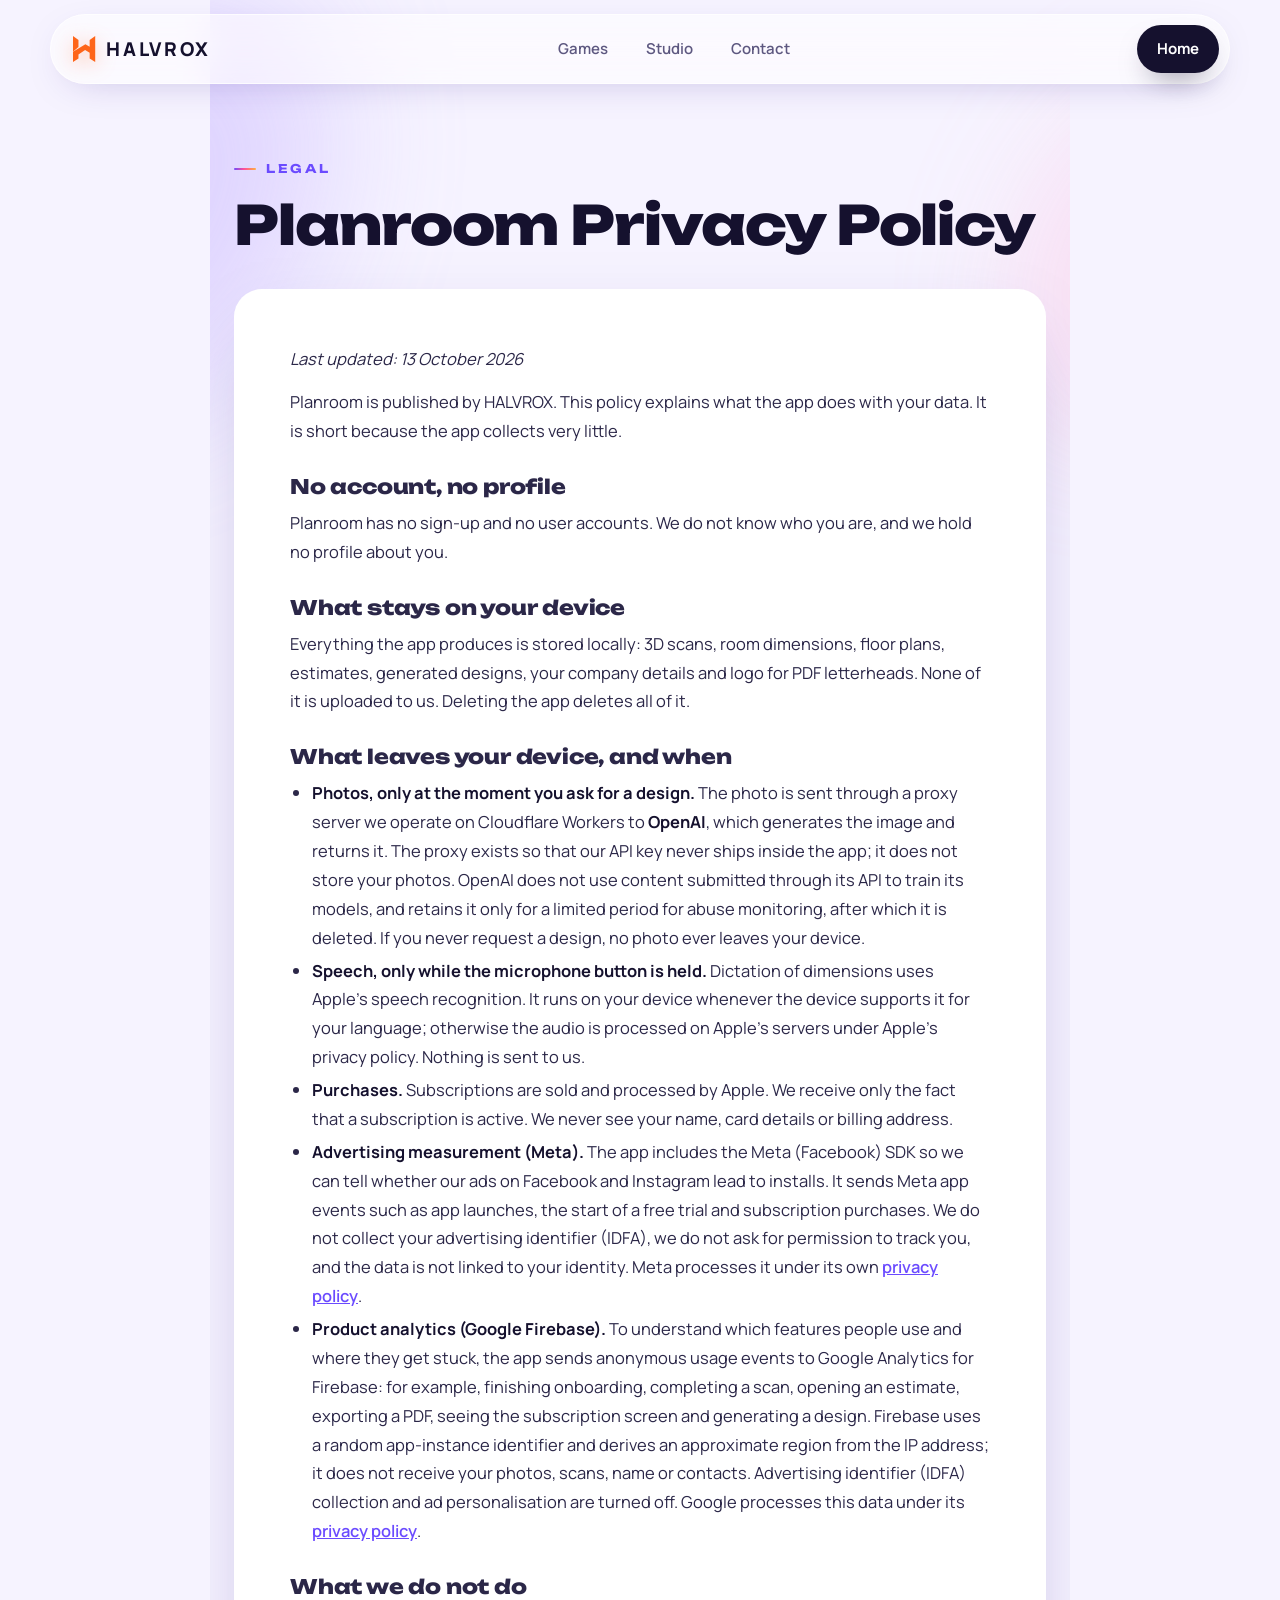
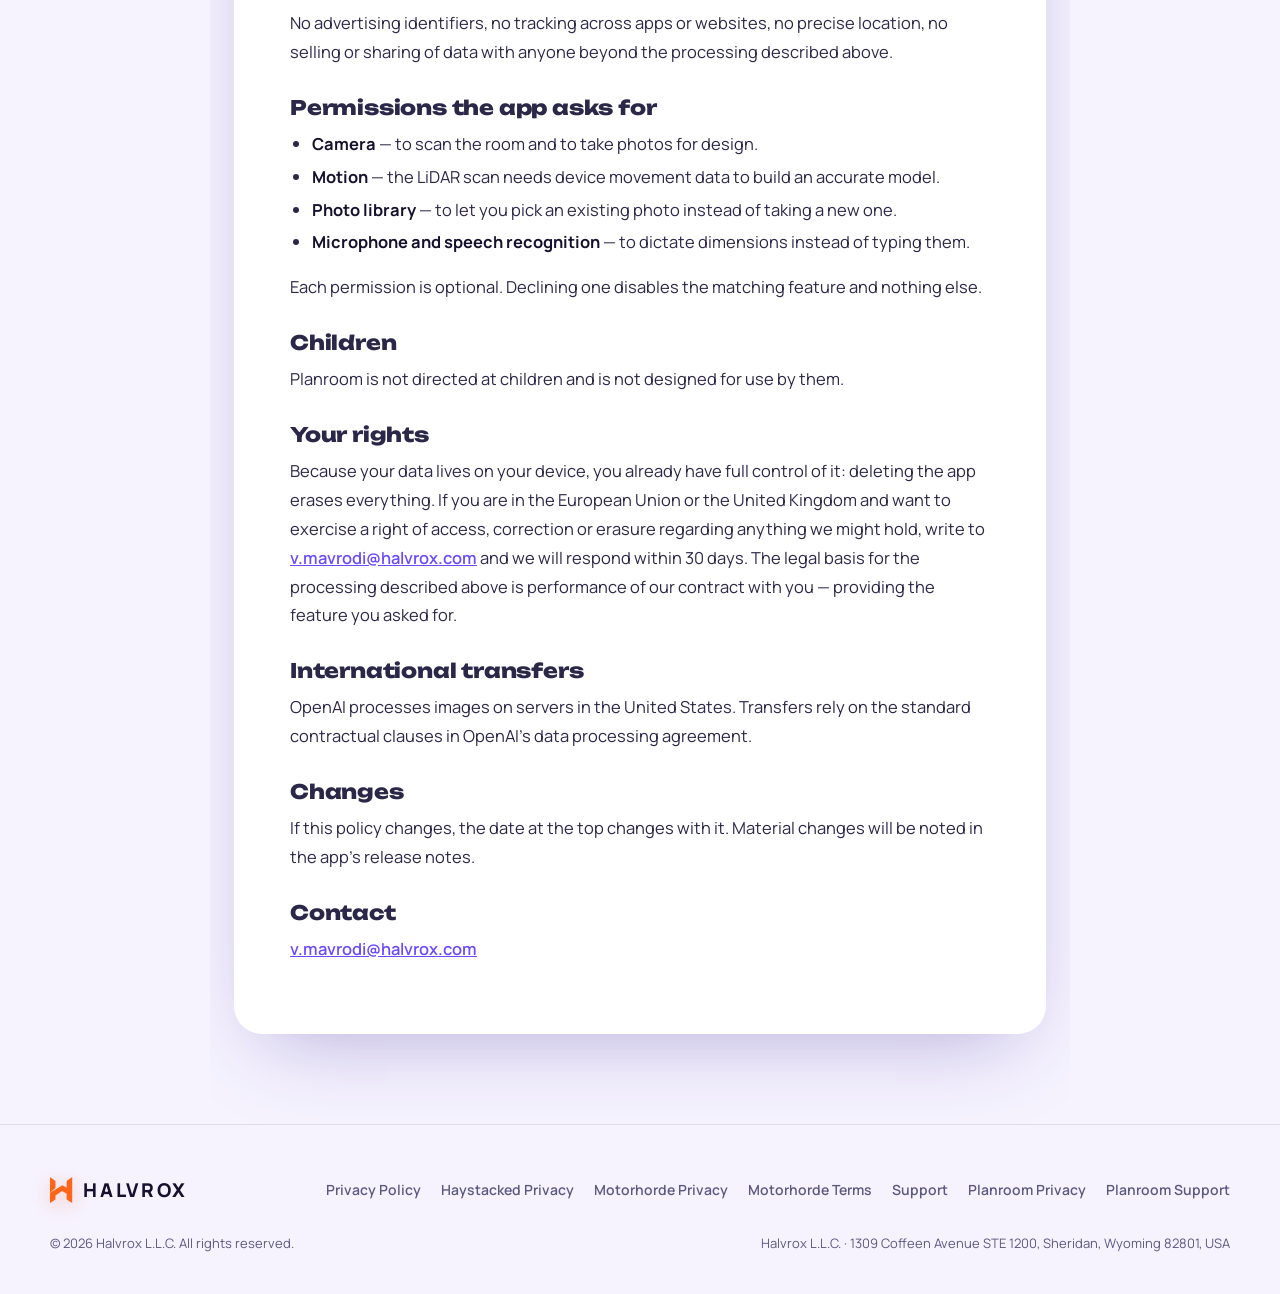
<file: planroom-privacy/index.html>
<!doctype html>
<html lang="en">
<head>
<meta charset="utf-8">
<meta name="viewport" content="width=device-width, initial-scale=1">
<title>Planroom Privacy Policy | Halvrox L.L.C.</title>
<meta name="robots" content="index,follow">
<link rel="icon" href="/assets/img/favicon.svg" type="image/svg+xml">
<link rel="preconnect" href="https://fonts.googleapis.com">
<link rel="preconnect" href="https://fonts.gstatic.com" crossorigin>
<link href="https://fonts.googleapis.com/css2?family=Unbounded:wght@500;700;800&family=Manrope:wght@400;500;600;700&display=swap" rel="stylesheet">
<link rel="stylesheet" href="/assets/styles.css?v=15">
<link rel="stylesheet" href="/assets/legal.css?v=15">
</head>
<body class="legal-page">
<header class="nav">
  <a class="brand" href="/" aria-label="Halvrox home"><svg class="brand-mark" viewBox="0 0 276 323" aria-hidden="true"><path class="bm-top" d="M0 0L68 50V136L0 195Z"/><path class="bm-body" d="M0 194.2L154.3 101.6L207 133.6V50L276 0V323L207 280V208.4L150.3 175L68 228.9V280L0 323Z"/></svg>HALVROX</a>
  <nav class="nav-links" aria-label="Main"><a href="/#games">Games</a><a href="/#studio">Studio</a><a href="/#contact">Contact</a></nav>
  <a class="btn btn-ink nav-cta" href="/">Home</a>
</header>
<main class="doc">
  <div class="aurora" aria-hidden="true"><span class="blob b1"></span><span class="blob b2"></span></div>
  <p class="eyebrow">Legal</p>
  <h1>Planroom Privacy Policy</h1>
  <article class="doc-body"><p><em>Last updated: 13 October 2026</em></p>
<p>Planroom is published by HALVROX. This policy explains what the app does with
your data. It is short because the app collects very little.</p>
<h2>No account, no profile</h2>
<p>Planroom has no sign-up and no user accounts. We do not know who you are, and we
hold no profile about you.</p>
<h2>What stays on your device</h2>
<p>Everything the app produces is stored locally: 3D scans, room dimensions, floor
plans, estimates, generated designs, your company details and logo for PDF
letterheads. None of it is uploaded to us. Deleting the app deletes all of it.</p>
<h2>What leaves your device, and when</h2>
<ul>
  <li><strong>Photos, only at the moment you ask for a design.</strong> The photo is
  sent through a proxy server we operate on Cloudflare Workers to
  <strong>OpenAI</strong>, which generates the image and returns it. The proxy exists
  so that our API key never ships inside the app; it does not store your photos.
  OpenAI does not use content submitted through its API to train its models, and
  retains it only for a limited period for abuse monitoring, after which it is
  deleted. If you never request a design, no photo ever leaves your device.</li>
  <li><strong>Speech, only while the microphone button is held.</strong> Dictation of
  dimensions uses Apple's speech recognition. It runs on your device whenever the
  device supports it for your language; otherwise the audio is processed on Apple's
  servers under Apple's privacy policy. Nothing is sent to us.</li>
  <li><strong>Purchases.</strong> Subscriptions are sold and processed by Apple. We
  receive only the fact that a subscription is active. We never see your name, card
  details or billing address.</li>
  <li><strong>Advertising measurement (Meta).</strong> The app includes the Meta
  (Facebook) SDK so we can tell whether our ads on Facebook and Instagram lead to
  installs. It sends Meta app events such as app launches, the start of a free
  trial and subscription purchases. We do not collect your advertising identifier
  (IDFA), we do not ask for permission to track you, and the data is not linked to
  your identity. Meta processes it under its own
  <a href="https://www.facebook.com/privacy/policy/">privacy policy</a>.</li>
  <li><strong>Product analytics (Google Firebase).</strong> To understand which features people use and where they get stuck, the app sends anonymous usage events to Google Analytics for Firebase: for example, finishing onboarding, completing a scan, opening an estimate, exporting a PDF, seeing the subscription screen and generating a design. Firebase uses a random app-instance identifier and derives an approximate region from the IP address; it does not receive your photos, scans, name or contacts. Advertising identifier (IDFA) collection and ad personalisation are turned off. Google processes this data under its <a href="https://policies.google.com/privacy">privacy policy</a>.</li>
</ul>
<h2>What we do not do</h2>
<p>No advertising identifiers, no tracking across apps or websites, no precise
location, no selling or sharing of data with anyone beyond the processing described
above.</p>
<h2>Permissions the app asks for</h2>
<ul>
  <li><strong>Camera</strong> — to scan the room and to take photos for design.</li>
  <li><strong>Motion</strong> — the LiDAR scan needs device movement data to build an
  accurate model.</li>
  <li><strong>Photo library</strong> — to let you pick an existing photo instead of
  taking a new one.</li>
  <li><strong>Microphone and speech recognition</strong> — to dictate dimensions
  instead of typing them.</li>
</ul>
<p>Each permission is optional. Declining one disables the matching feature and
nothing else.</p>
<h2>Children</h2>
<p>Planroom is not directed at children and is not designed for use by them.</p>
<h2>Your rights</h2>
<p>Because your data lives on your device, you already have full control of it:
deleting the app erases everything. If you are in the European Union or the United
Kingdom and want to exercise a right of access, correction or erasure regarding
anything we might hold, write to
<a href="mailto:v.mavrodi@halvrox.com">v.mavrodi@halvrox.com</a> and we will respond within 30 days. The
legal basis for the processing described above is performance of our contract with
you — providing the feature you asked for.</p>
<h2>International transfers</h2>
<p>OpenAI processes images on servers in the United States. Transfers rely on the
standard contractual clauses in OpenAI's data processing agreement.</p>
<h2>Changes</h2>
<p>If this policy changes, the date at the top changes with it. Material changes will
be noted in the app's release notes.</p>
<h2>Contact</h2>
<p><a href="mailto:v.mavrodi@halvrox.com">v.mavrodi@halvrox.com</a></p></article>
</main>
<footer class="footer">
  <div class="footer-top">
    <a class="brand" href="/"><svg class="brand-mark" viewBox="0 0 276 323" aria-hidden="true"><path class="bm-top" d="M0 0L68 50V136L0 195Z"/><path class="bm-body" d="M0 194.2L154.3 101.6L207 133.6V50L276 0V323L207 280V208.4L150.3 175L68 228.9V280L0 323Z"/></svg>HALVROX</a>
    <nav class="legal" aria-label="Legal">
      <a href="/privacy-policy">Privacy Policy</a><a href="/haystacked-privacy-policy">Haystacked Privacy</a><a href="/privacy">Motorhorde Privacy</a><a href="/terms">Motorhorde Terms</a><a href="/support">Support</a><a href="/planroom-privacy">Planroom Privacy</a><a href="/planroom-support">Planroom Support</a>
    </nav>
  </div>
  <div class="footer-bottom"><p>© 2026 Halvrox L.L.C. All rights reserved.</p><p>Halvrox L.L.C. · 1309 Coffeen Avenue STE 1200, Sheridan, Wyoming 82801, USA</p></div>
</footer>
</body>
</html>
</file>
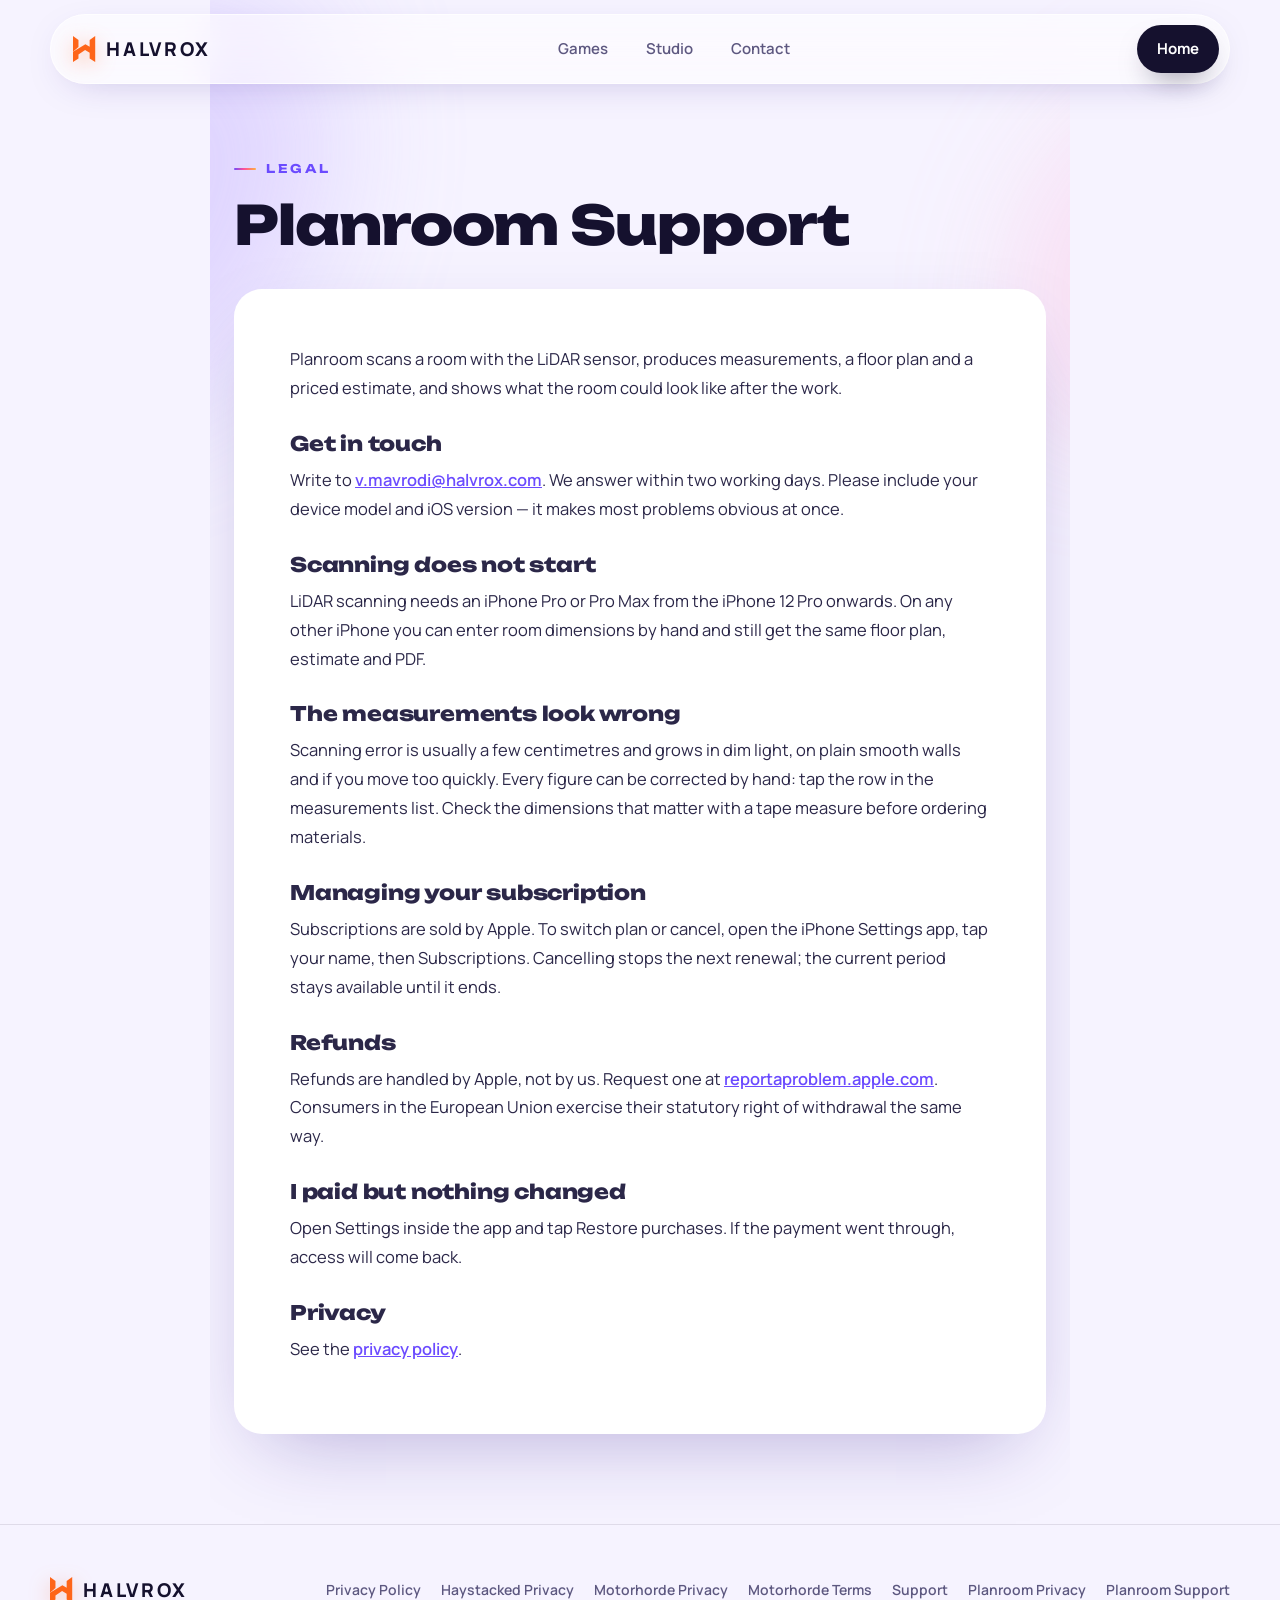
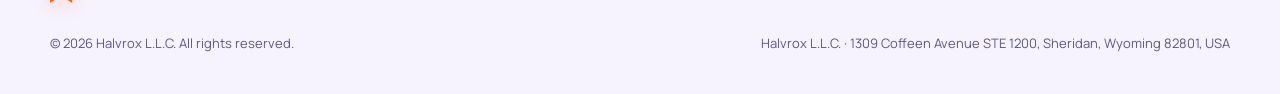
<file: planroom-support/index.html>
<!doctype html>
<html lang="en">
<head>
<meta charset="utf-8">
<meta name="viewport" content="width=device-width, initial-scale=1">
<title>Planroom Support | Halvrox L.L.C.</title>
<meta name="robots" content="index,follow">
<link rel="icon" href="/assets/img/favicon.svg" type="image/svg+xml">
<link rel="preconnect" href="https://fonts.googleapis.com">
<link rel="preconnect" href="https://fonts.gstatic.com" crossorigin>
<link href="https://fonts.googleapis.com/css2?family=Unbounded:wght@500;700;800&family=Manrope:wght@400;500;600;700&display=swap" rel="stylesheet">
<link rel="stylesheet" href="/assets/styles.css?v=15">
<link rel="stylesheet" href="/assets/legal.css?v=15">
</head>
<body class="legal-page">
<header class="nav">
  <a class="brand" href="/" aria-label="Halvrox home"><svg class="brand-mark" viewBox="0 0 276 323" aria-hidden="true"><path class="bm-top" d="M0 0L68 50V136L0 195Z"/><path class="bm-body" d="M0 194.2L154.3 101.6L207 133.6V50L276 0V323L207 280V208.4L150.3 175L68 228.9V280L0 323Z"/></svg>HALVROX</a>
  <nav class="nav-links" aria-label="Main"><a href="/#games">Games</a><a href="/#studio">Studio</a><a href="/#contact">Contact</a></nav>
  <a class="btn btn-ink nav-cta" href="/">Home</a>
</header>
<main class="doc">
  <div class="aurora" aria-hidden="true"><span class="blob b1"></span><span class="blob b2"></span></div>
  <p class="eyebrow">Legal</p>
  <h1>Planroom Support</h1>
  <article class="doc-body"><p>Planroom scans a room with the LiDAR sensor, produces measurements, a floor plan
and a priced estimate, and shows what the room could look like after the work.</p>
<h2>Get in touch</h2>
<p>Write to <a href="mailto:v.mavrodi@halvrox.com">v.mavrodi@halvrox.com</a>. We answer within two working days.
Please include your device model and iOS version — it makes most problems obvious at once.</p>
<h2>Scanning does not start</h2>
<p>LiDAR scanning needs an iPhone Pro or Pro Max from the iPhone 12 Pro onwards.
On any other iPhone you can enter room dimensions by hand and still get the same
floor plan, estimate and PDF.</p>
<h2>The measurements look wrong</h2>
<p>Scanning error is usually a few centimetres and grows in dim light, on plain
smooth walls and if you move too quickly. Every figure can be corrected by hand:
tap the row in the measurements list. Check the dimensions that matter with a tape
measure before ordering materials.</p>
<h2>Managing your subscription</h2>
<p>Subscriptions are sold by Apple. To switch plan or cancel, open the iPhone
Settings app, tap your name, then Subscriptions. Cancelling stops the next renewal;
the current period stays available until it ends.</p>
<h2>Refunds</h2>
<p>Refunds are handled by Apple, not by us. Request one at
<a href="https://reportaproblem.apple.com">reportaproblem.apple.com</a>. Consumers in
the European Union exercise their statutory right of withdrawal the same way.</p>
<h2>I paid but nothing changed</h2>
<p>Open Settings inside the app and tap Restore purchases. If the payment went
through, access will come back.</p>
<h2>Privacy</h2>
<p>See the <a href="/planroom-privacy/">privacy policy</a>.</p></article>
</main>
<footer class="footer">
  <div class="footer-top">
    <a class="brand" href="/"><svg class="brand-mark" viewBox="0 0 276 323" aria-hidden="true"><path class="bm-top" d="M0 0L68 50V136L0 195Z"/><path class="bm-body" d="M0 194.2L154.3 101.6L207 133.6V50L276 0V323L207 280V208.4L150.3 175L68 228.9V280L0 323Z"/></svg>HALVROX</a>
    <nav class="legal" aria-label="Legal">
      <a href="/privacy-policy">Privacy Policy</a><a href="/haystacked-privacy-policy">Haystacked Privacy</a><a href="/privacy">Motorhorde Privacy</a><a href="/terms">Motorhorde Terms</a><a href="/support">Support</a><a href="/planroom-privacy">Planroom Privacy</a><a href="/planroom-support">Planroom Support</a>
    </nav>
  </div>
  <div class="footer-bottom"><p>© 2026 Halvrox L.L.C. All rights reserved.</p><p>Halvrox L.L.C. · 1309 Coffeen Avenue STE 1200, Sheridan, Wyoming 82801, USA</p></div>
</footer>
</body>
</html>
</file>
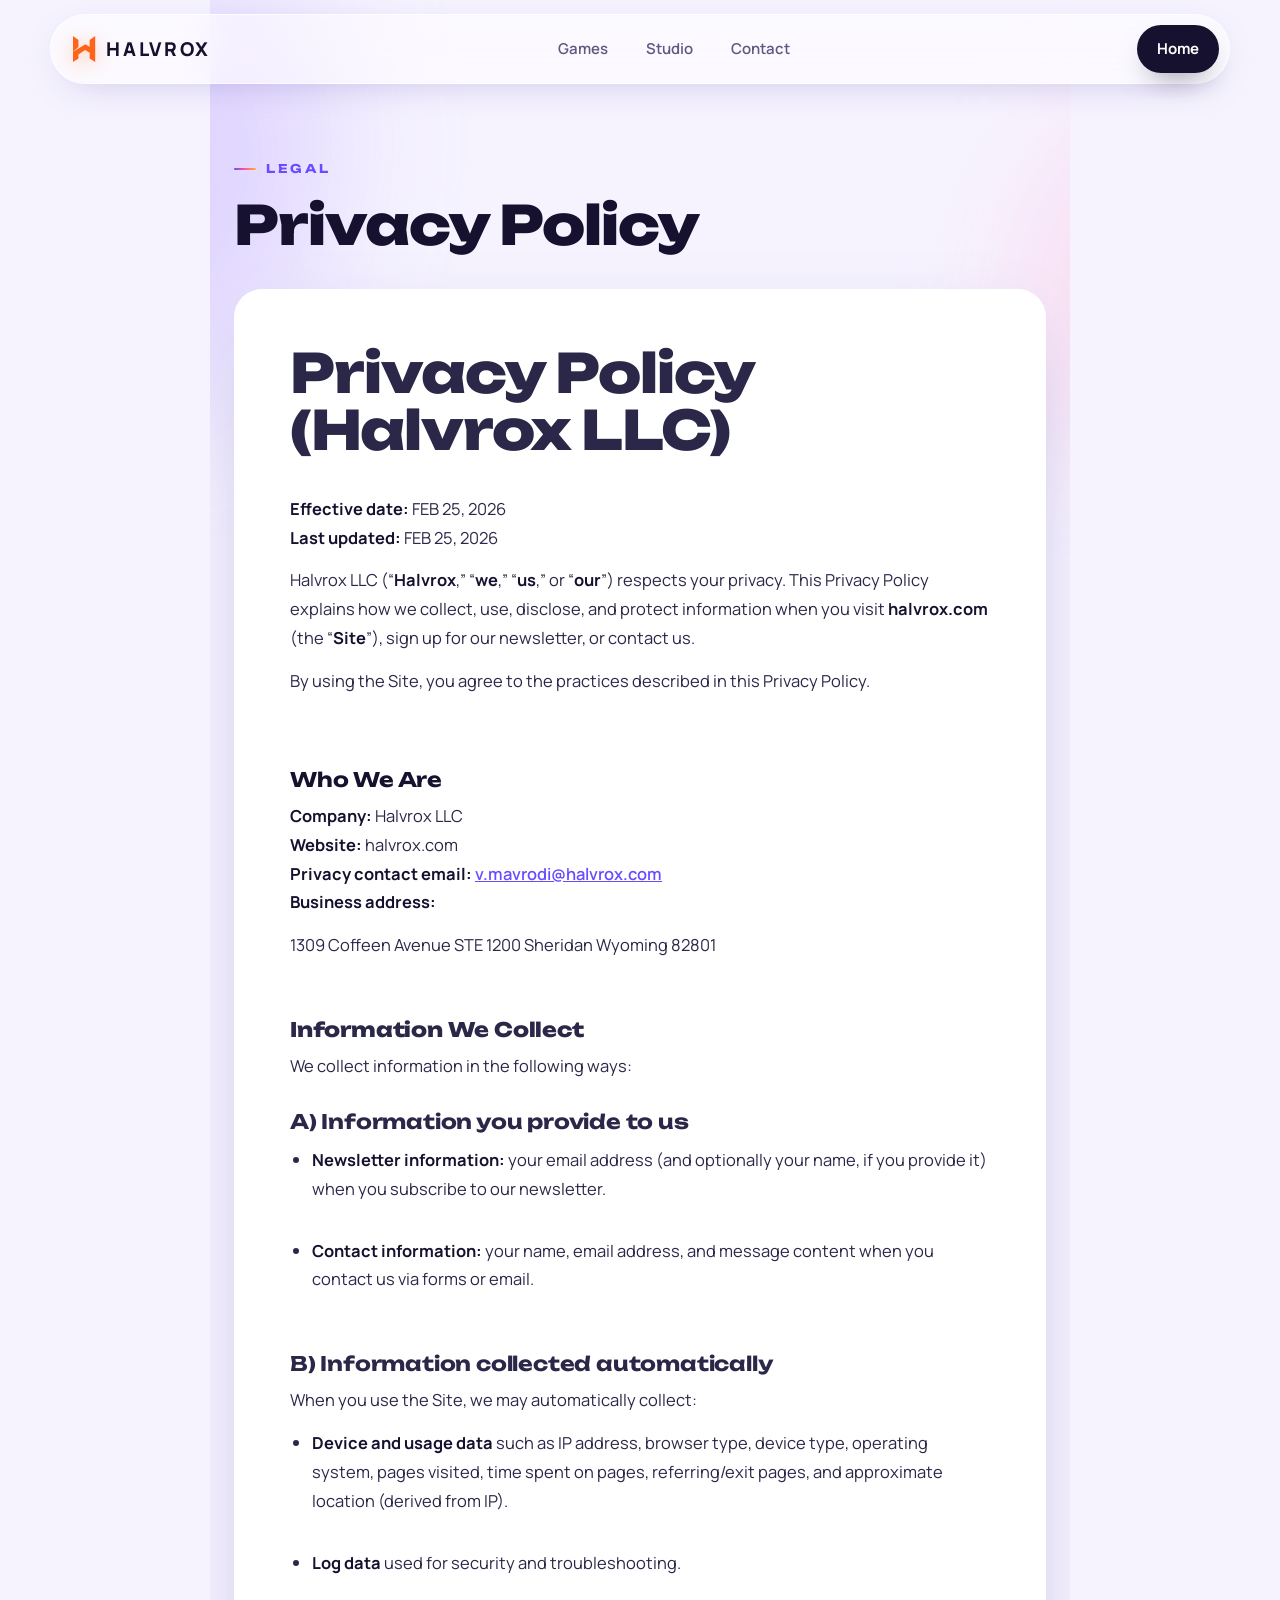
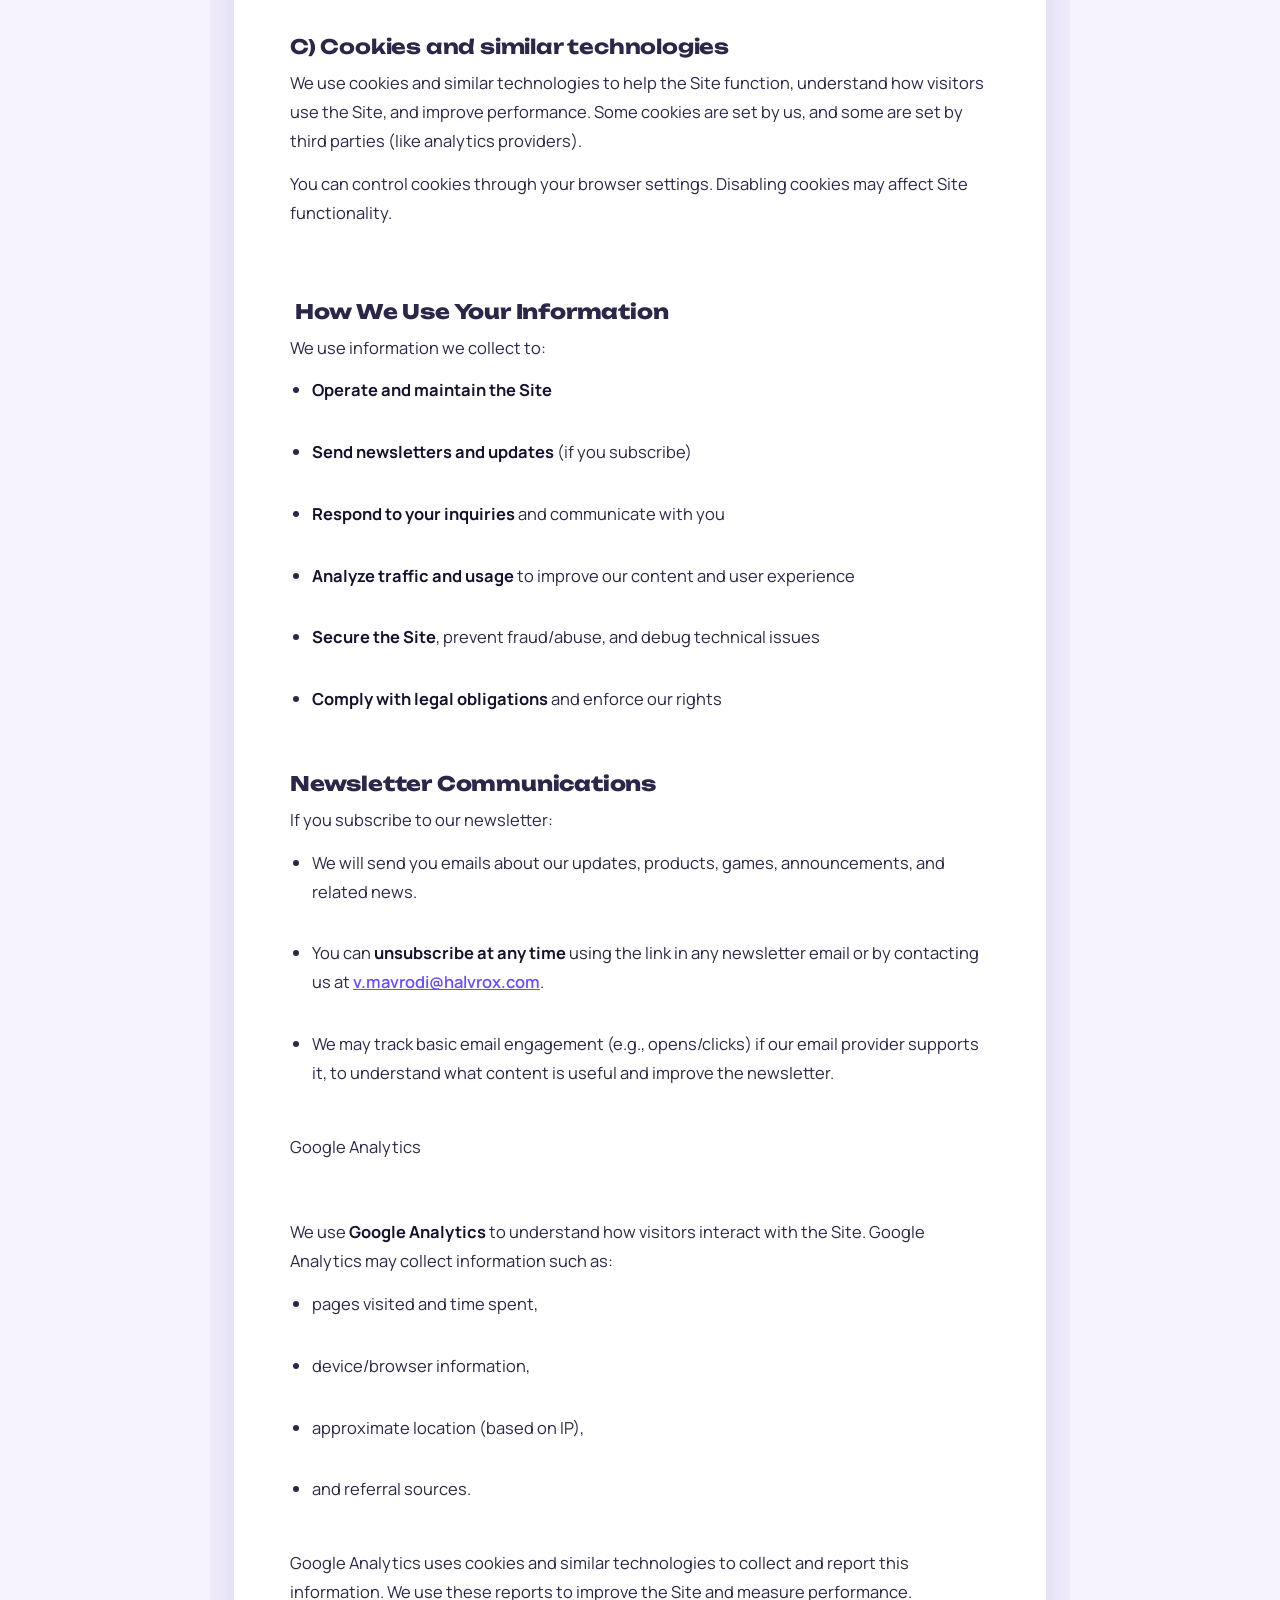
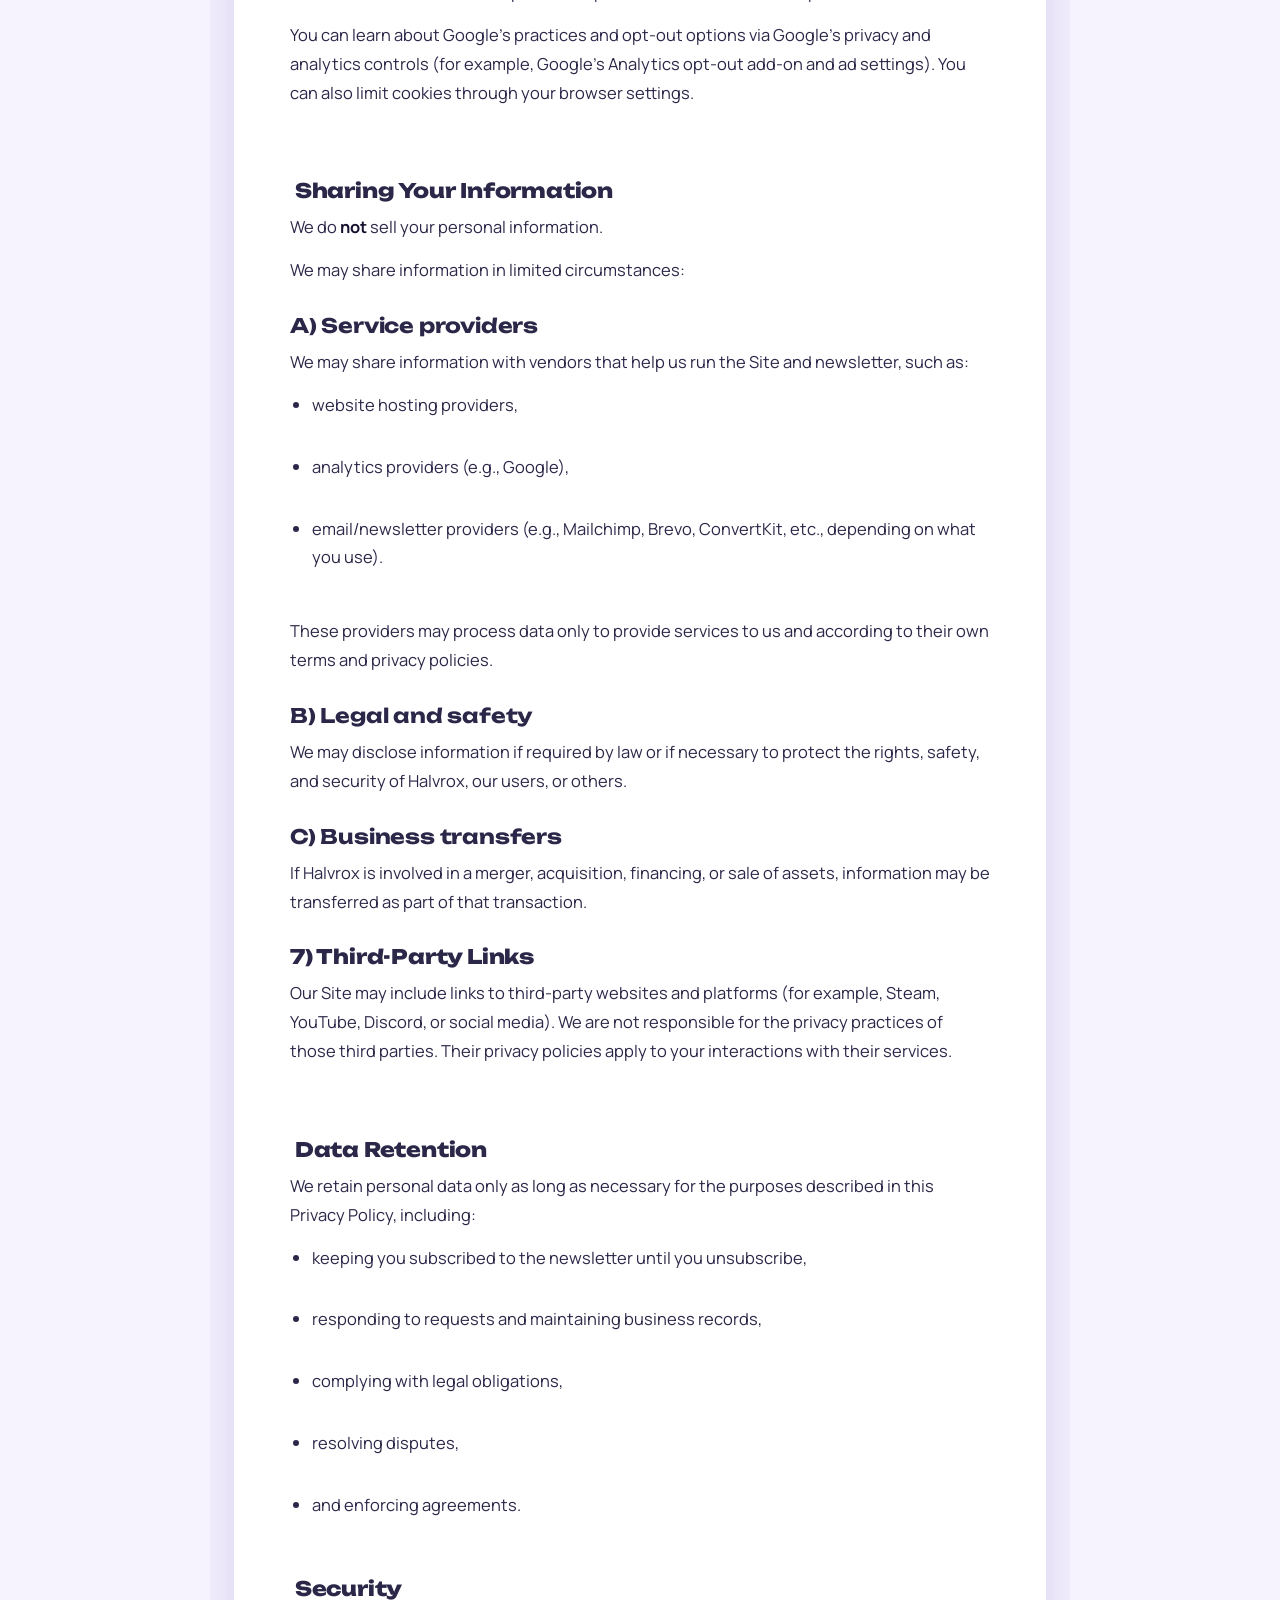
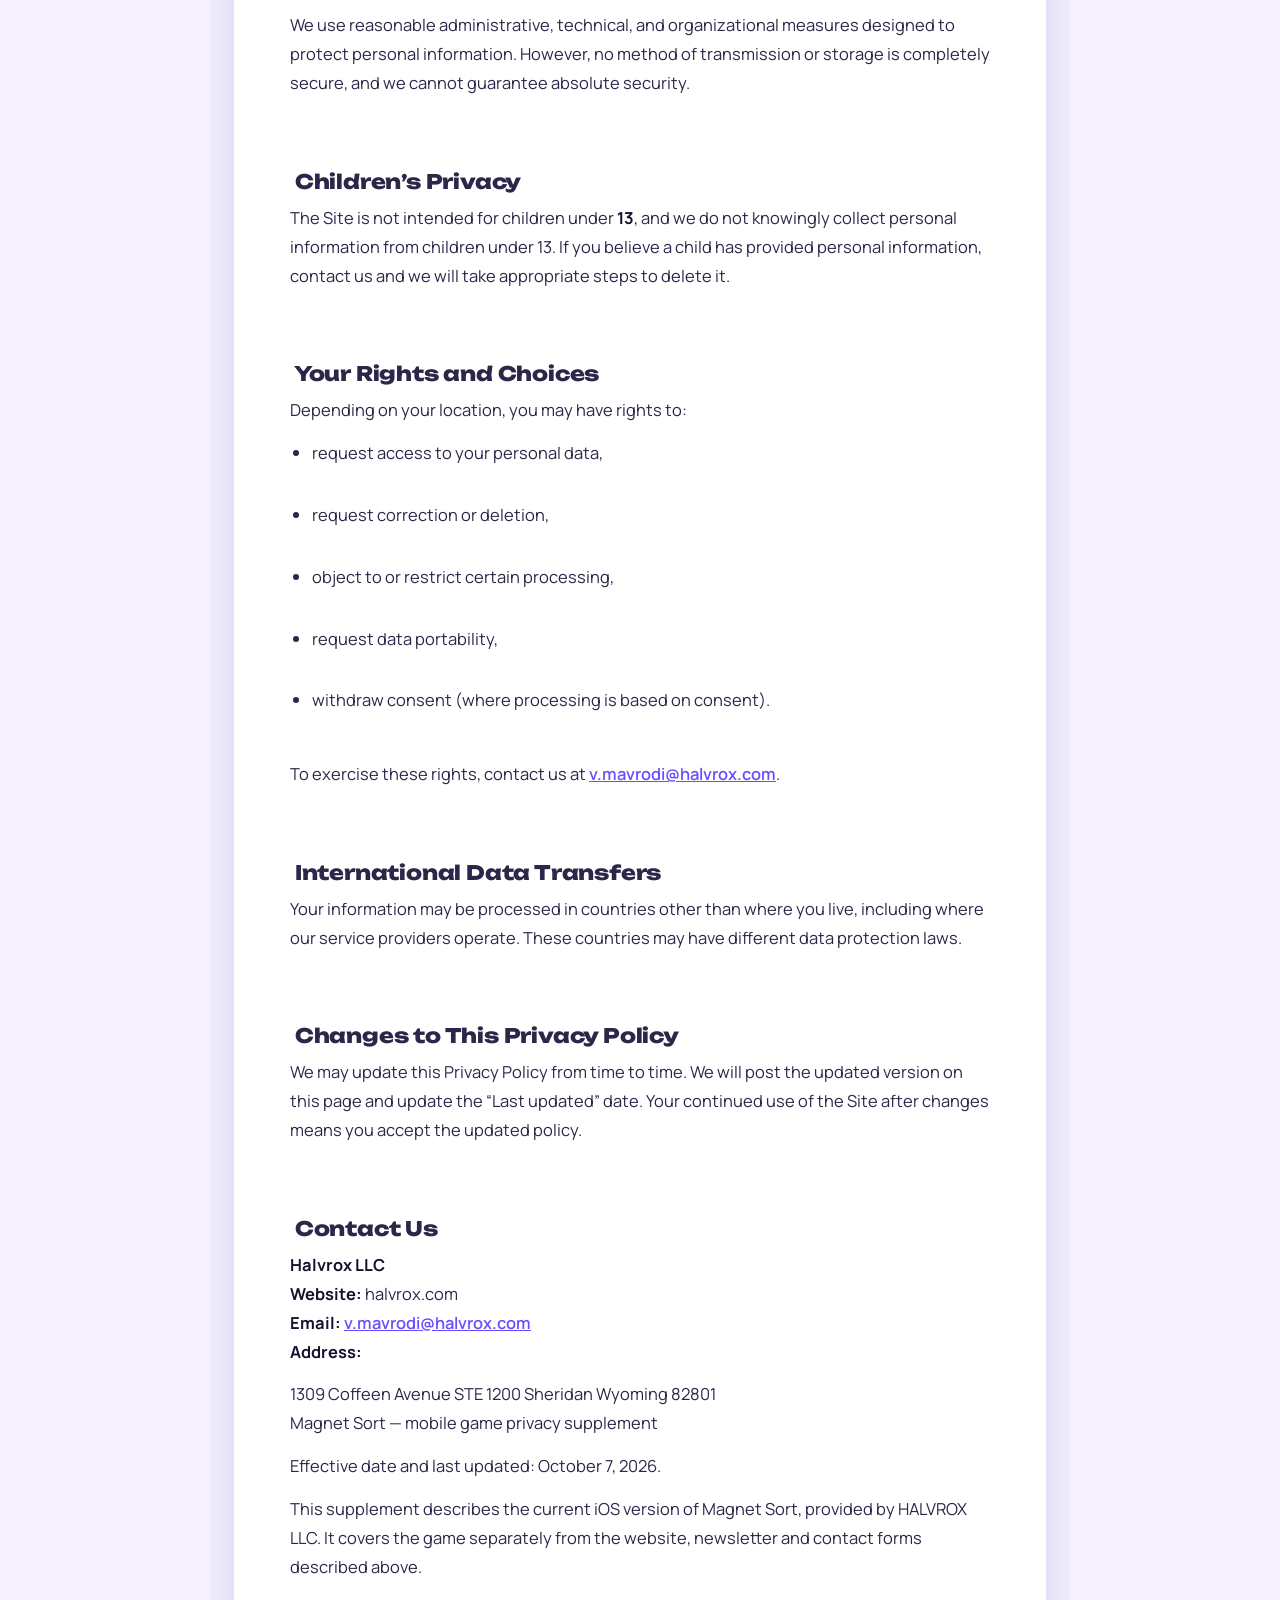
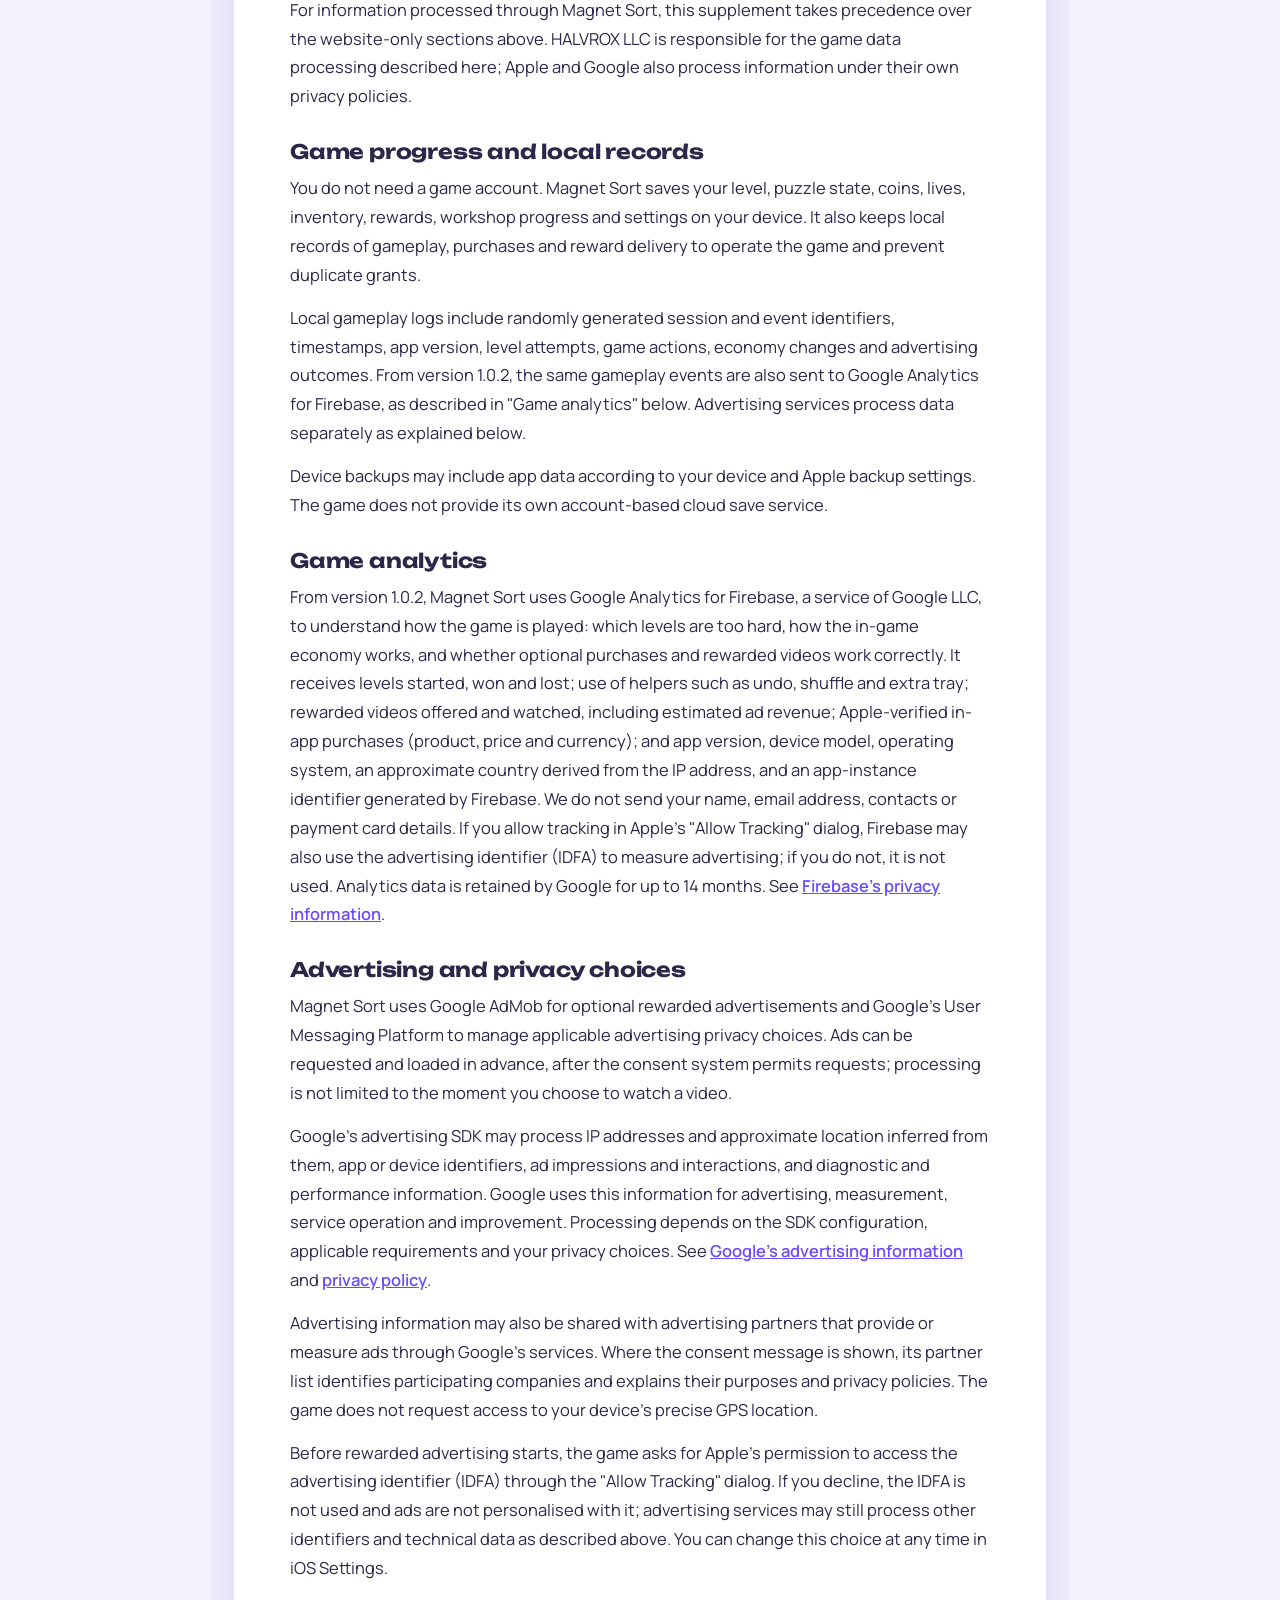
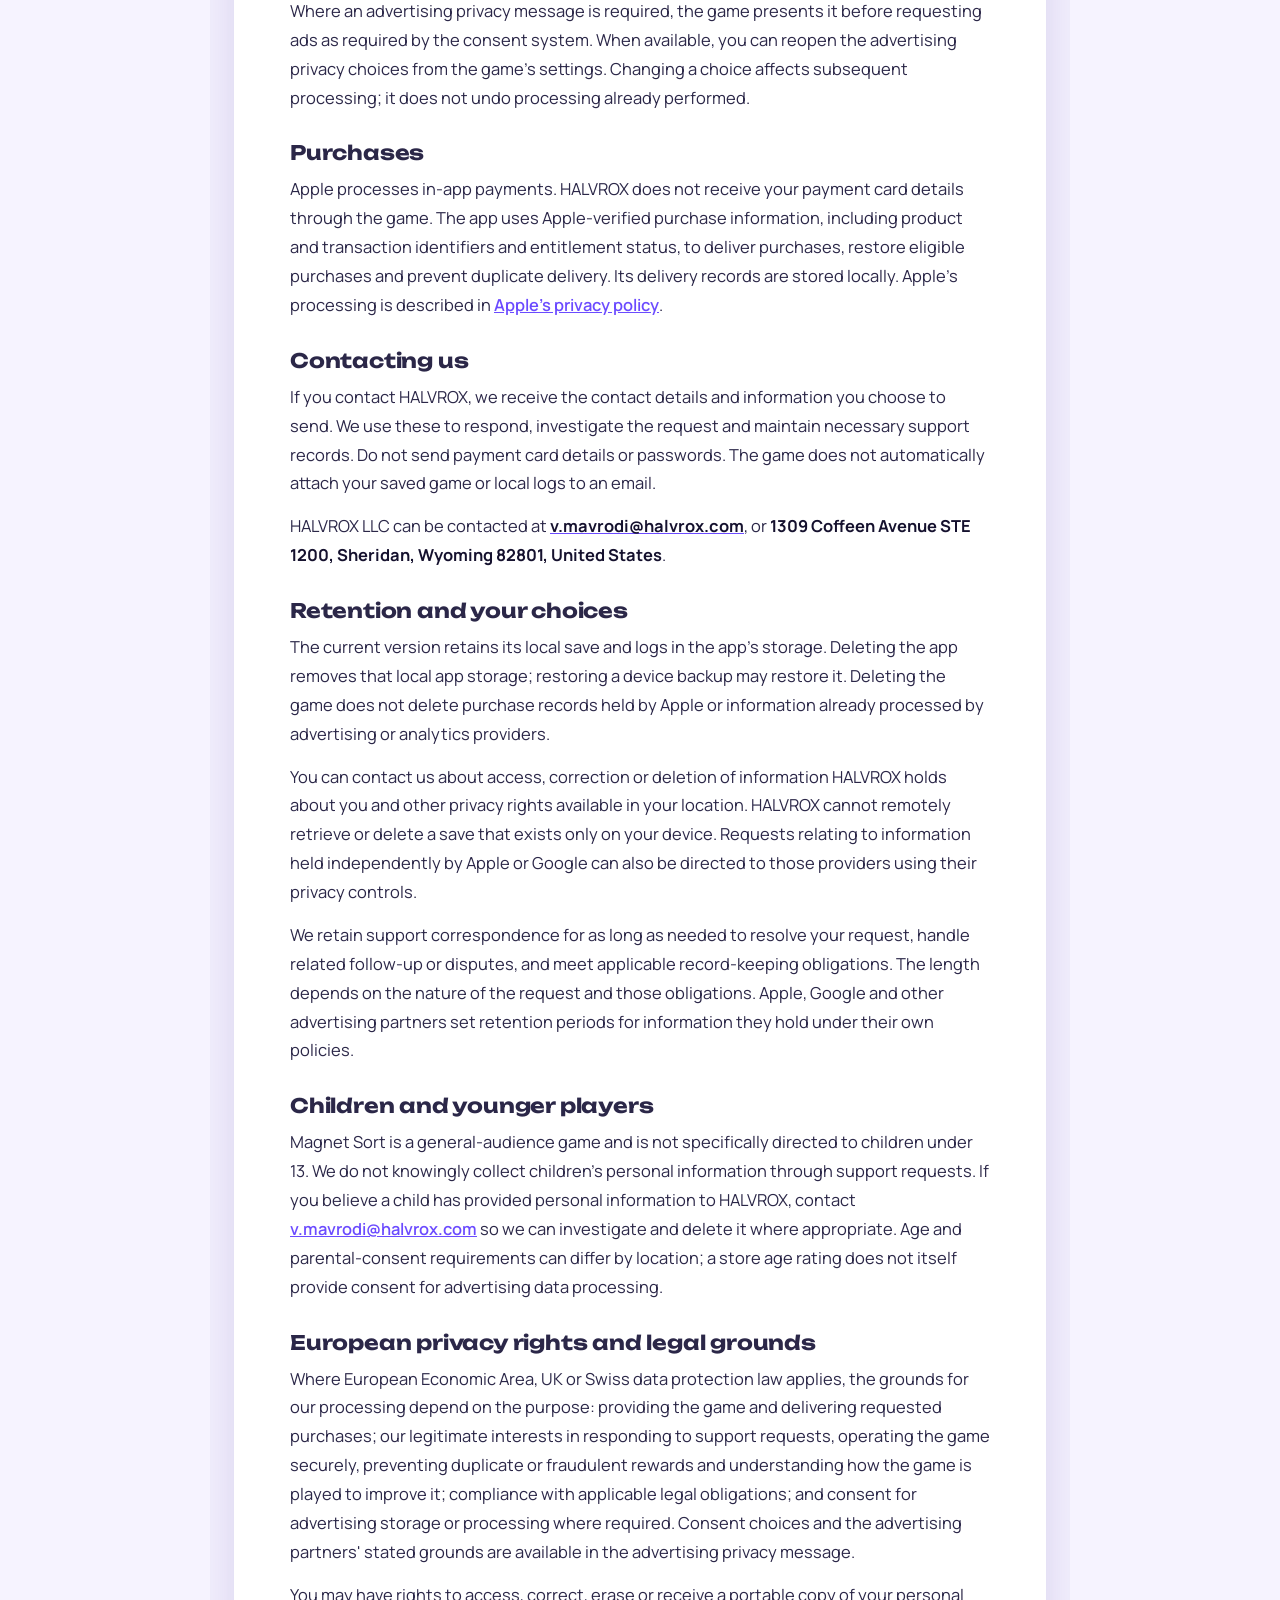
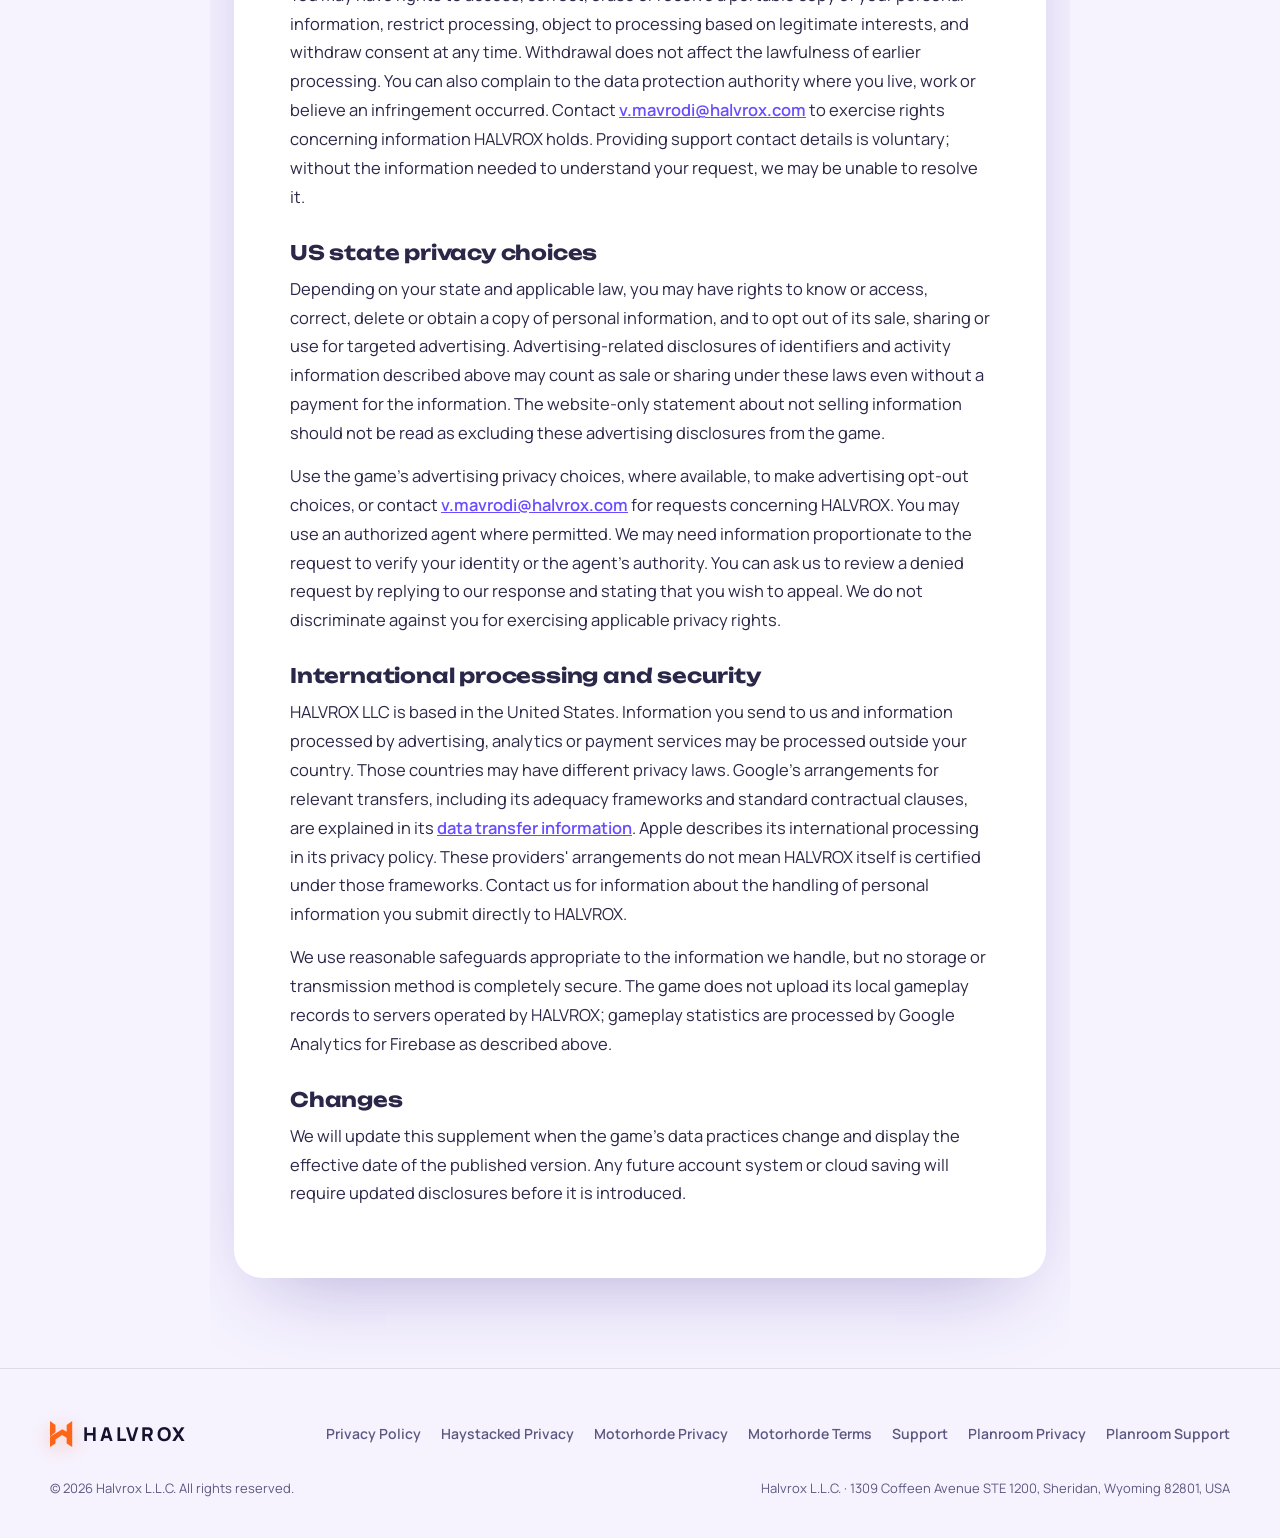
<file: privacy-policy/index.html>
<!doctype html>
<html lang="en">
<head>
<meta charset="utf-8">
<meta name="viewport" content="width=device-width, initial-scale=1">
<title>Privacy Policy | Halvrox L.L.C.</title>
<meta name="robots" content="index,follow">
<link rel="icon" href="/assets/img/favicon.svg" type="image/svg+xml">
<link rel="preconnect" href="https://fonts.googleapis.com">
<link rel="preconnect" href="https://fonts.gstatic.com" crossorigin>
<link href="https://fonts.googleapis.com/css2?family=Unbounded:wght@500;700;800&family=Manrope:wght@400;500;600;700&display=swap" rel="stylesheet">
<link rel="stylesheet" href="/assets/styles.css?v=15">
<link rel="stylesheet" href="/assets/legal.css?v=15">
</head>
<body class="legal-page">
<header class="nav">
  <a class="brand" href="/" aria-label="Halvrox home"><svg class="brand-mark" viewBox="0 0 276 323" aria-hidden="true"><path class="bm-top" d="M0 0L68 50V136L0 195Z"/><path class="bm-body" d="M0 194.2L154.3 101.6L207 133.6V50L276 0V323L207 280V208.4L150.3 175L68 228.9V280L0 323Z"/></svg>HALVROX</a>
  <nav class="nav-links" aria-label="Main"><a href="/#games">Games</a><a href="/#studio">Studio</a><a href="/#contact">Contact</a></nav>
  <a class="btn btn-ink nav-cta" href="/">Home</a>
</header>
<main class="doc">
  <div class="aurora" aria-hidden="true"><span class="blob b1"></span><span class="blob b2"></span></div>
  <p class="eyebrow">Legal</p>
  <h1>Privacy Policy</h1>
  <article class="doc-body"><h1>Privacy Policy (Halvrox LLC)</h1><p><strong>Effective date:</strong> FEB 25, 2026<br>
 <strong>Last updated:</strong> FEB 25, 2026</p><p>Halvrox LLC (“<strong>Halvrox</strong>,” “<strong>we</strong>,” “<strong>us</strong>,” or “<strong>our</strong>”) respects your privacy. This Privacy Policy explains how we collect, use, disclose, and protect information when you visit <strong>halvrox.com</strong> (the “<strong>Site</strong>”), sign up for our newsletter, or contact us.</p><p>By using the Site, you agree to the practices described in this Privacy Policy.</p><p><br></p><h2><strong>Who We Are</strong></h2><p><strong>Company:</strong> Halvrox LLC<br>
 <strong>Website:</strong> halvrox.com<br>
 <strong>Privacy contact email:</strong> <a href="mailto:v.mavrodi@halvrox.com">v.mavrodi@halvrox.com</a> <br>
 <strong>Business address:</strong>  </p>1309 Coffeen Avenue STE 1200
Sheridan Wyoming 82801<p><br></p><h2>Information We Collect</h2><p>We collect information in the following ways:</p><h3>A) Information you provide to us</h3><p><ul>
  <li><strong>Newsletter information:</strong> your email address (and optionally your name, if you provide it) when you subscribe to our newsletter.<br>
 </li>
  <li><strong>Contact information:</strong> your name, email address, and message content when you contact us via forms or email.<br>
 </li>
</ul></p><h3>B) Information collected automatically</h3><p>When you use the Site, we may automatically collect:</p><p><ul>
  <li><strong>Device and usage data</strong> such as IP address, browser type, device type, operating system, pages visited, time spent on pages, referring/exit pages, and approximate location (derived from IP).<br>
 </li>
  <li><strong>Log data</strong> used for security and troubleshooting.<br>
 </li>
</ul></p><h3>C) Cookies and similar technologies</h3><p>We use cookies and similar technologies to help the Site function, understand how visitors use the Site, and improve performance. Some cookies are set by us, and some are set by third parties (like analytics providers).</p><p>You can control cookies through your browser settings. Disabling cookies may affect Site functionality.</p><p><br></p><h2> How We Use Your Information</h2><p>We use information we collect to:</p><p><ul>
  <li><strong>Operate and maintain the Site</strong><br>
 </li>
  <li><strong>Send newsletters and updates</strong> (if you subscribe)<br>
 </li>
  <li><strong>Respond to your inquiries</strong> and communicate with you<br>
 </li>
  <li><strong>Analyze traffic and usage</strong> to improve our content and user experience<br>
 </li>
  <li><strong>Secure the Site</strong>, prevent fraud/abuse, and debug technical issues<br>
 </li>
  <li><strong>Comply with legal obligations</strong> and enforce our rights<br>
 </li>
</ul></p><h2>Newsletter Communications</h2><p>If you subscribe to our newsletter:</p><p><ul>
  <li>We will send you emails about our updates, products, games, announcements, and related news.<br>
 </li>
  <li>You can <strong>unsubscribe at any time</strong> using the link in any newsletter email or by contacting us at <strong><a href="mailto:v.mavrodi@halvrox.com">v.mavrodi@halvrox.com</a></strong>.<br>
 </li>
  <li>We may track basic email engagement (e.g., opens/clicks) if our email provider supports it, to understand what content is useful and improve the newsletter.</li>
</ul></p><p><br>
 Google Analytics</p><p><br></p><p>We use <strong>Google Analytics</strong> to understand how visitors interact with the Site. Google Analytics may collect information such as:</p><p><ul>
  <li>pages visited and time spent,<br>
 </li>
  <li>device/browser information,<br>
 </li>
  <li>approximate location (based on IP),<br>
 </li>
  <li>and referral sources.<br>
 </li>
</ul></p><p>Google Analytics uses cookies and similar technologies to collect and report this information. We use these reports to improve the Site and measure performance.</p><p>You can learn about Google’s practices and opt-out options via Google’s privacy and analytics controls (for example, Google’s Analytics opt-out add-on and ad settings). You can also limit cookies through your browser settings.</p><p><br></p><h2> Sharing Your Information</h2><p>We do <strong>not</strong> sell your personal information.</p><p>We may share information in limited circumstances:</p><h3>A) Service providers</h3><p>We may share information with vendors that help us run the Site and newsletter, such as:</p><p><ul>
  <li>website hosting providers,<br>
 </li>
  <li>analytics providers (e.g., Google),<br>
 </li>
  <li>email/newsletter providers (e.g., Mailchimp, Brevo, ConvertKit, etc., depending on what you use).<br>
 </li>
</ul></p><p>These providers may process data only to provide services to us and according to their own terms and privacy policies.</p><h3>B) Legal and safety</h3><p>We may disclose information if required by law or if necessary to protect the rights, safety, and security of Halvrox, our users, or others.</p><h3>C) Business transfers</h3><p>If Halvrox is involved in a merger, acquisition, financing, or sale of assets, information may be transferred as part of that transaction.</p><h2>7) Third-Party Links</h2><p>Our Site may include links to third-party websites and platforms (for example, Steam, YouTube, Discord, or social media). We are not responsible for the privacy practices of those third parties. Their privacy policies apply to your interactions with their services.</p><p><br></p><h2> Data Retention</h2><p>We retain personal data only as long as necessary for the purposes described in this Privacy Policy, including:</p><p><ul>
  <li>keeping you subscribed to the newsletter until you unsubscribe,<br>
 </li>
  <li>responding to requests and maintaining business records,<br>
 </li>
  <li>complying with legal obligations,<br>
 </li>
  <li>resolving disputes,<br>
 </li>
  <li>and enforcing agreements.<br>
 </li>
</ul></p><h2> Security</h2><p>We use reasonable administrative, technical, and organizational measures designed to protect personal information. However, no method of transmission or storage is completely secure, and we cannot guarantee absolute security.</p><p><br></p><h2> Children’s Privacy</h2><p>The Site is not intended for children under <strong>13</strong>, and we do not knowingly collect personal information from children under 13. If you believe a child has provided personal information, contact us and we will take appropriate steps to delete it.</p><p><br></p><h2> Your Rights and Choices</h2><p>Depending on your location, you may have rights to:</p><p><ul>
  <li>request access to your personal data,<br>
 </li>
  <li>request correction or deletion,<br>
 </li>
  <li>object to or restrict certain processing,<br>
 </li>
  <li>request data portability,<br>
 </li>
  <li>withdraw consent (where processing is based on consent).<br>
 </li>
</ul></p><p>To exercise these rights, contact us at <strong><a href="mailto:v.mavrodi@halvrox.com">v.mavrodi@halvrox.com</a></strong>.</p><p><br></p><h2> International Data Transfers</h2><p>Your information may be processed in countries other than where you live, including where our service providers operate. These countries may have different data protection laws.</p><p><br></p><h2> Changes to This Privacy Policy</h2><p>We may update this Privacy Policy from time to time. We will post the updated version on this page and update the “Last updated” date. Your continued use of the Site after changes means you accept the updated policy.</p><p><br></p><h2> Contact Us</h2><p><strong>Halvrox LLC</strong><br>
 <strong>Website:</strong> halvrox.com<br>
 <strong>Email:</strong> <a href="mailto:v.mavrodi@halvrox.com">v.mavrodi@halvrox.com</a><br>
 <strong>Address:</strong>  </p>1309 Coffeen Avenue STE 1200
Sheridan Wyoming 82801<p>Magnet Sort — mobile game privacy supplement</p><p>Effective date and last updated: October 7, 2026.</p><p>This supplement describes the current iOS version of Magnet Sort, provided by HALVROX LLC. It covers the game separately from the website, newsletter and contact forms described above.</p><p>For information processed through Magnet Sort, this supplement takes precedence over the website-only sections above. HALVROX LLC is responsible for the game data processing described here; Apple and Google also process information under their own privacy policies.</p><h3>Game progress and local records</h3><p>You do not need a game account. Magnet Sort saves your level, puzzle state, coins, lives, inventory, rewards, workshop progress and settings on your device. It also keeps local records of gameplay, purchases and reward delivery to operate the game and prevent duplicate grants.</p><p>Local gameplay logs include randomly generated session and event identifiers, timestamps, app version, level attempts, game actions, economy changes and advertising outcomes. From version 1.0.2, the same gameplay events are also sent to Google Analytics for Firebase, as described in "Game analytics" below. Advertising services process data separately as explained below.</p><p>Device backups may include app data according to your device and Apple backup settings. The game does not provide its own account-based cloud save service.</p><h3>Game analytics</h3><p>From version 1.0.2, Magnet Sort uses Google Analytics for Firebase, a service of Google LLC, to understand how the game is played: which levels are too hard, how the in-game economy works, and whether optional purchases and rewarded videos work correctly. It receives levels started, won and lost; use of helpers such as undo, shuffle and extra tray; rewarded videos offered and watched, including estimated ad revenue; Apple-verified in-app purchases (product, price and currency); and app version, device model, operating system, an approximate country derived from the IP address, and an app-instance identifier generated by Firebase. We do not send your name, email address, contacts or payment card details. If you allow tracking in Apple's "Allow Tracking" dialog, Firebase may also use the advertising identifier (IDFA) to measure advertising; if you do not, it is not used. Analytics data is retained by Google for up to 14 months. See <a href="https://firebase.google.com/support/privacy">Firebase's privacy information</a>.</p><h3>Advertising and privacy choices</h3><p>Magnet Sort uses Google AdMob for optional rewarded advertisements and Google's User Messaging Platform to manage applicable advertising privacy choices. Ads can be requested and loaded in advance, after the consent system permits requests; processing is not limited to the moment you choose to watch a video.</p><p>Google's advertising SDK may process IP addresses and approximate location inferred from them, app or device identifiers, ad impressions and interactions, and diagnostic and performance information. Google uses this information for advertising, measurement, service operation and improvement. Processing depends on the SDK configuration, applicable requirements and your privacy choices. See <a href="https://policies.google.com/technologies/ads">Google's advertising information</a> and <a href="https://policies.google.com/privacy">privacy policy</a>.</p><p>Advertising information may also be shared with advertising partners that provide or measure ads through Google's services. Where the consent message is shown, its partner list identifies participating companies and explains their purposes and privacy policies. The game does not request access to your device's precise GPS location.</p><p>Before rewarded advertising starts, the game asks for Apple's permission to access the advertising identifier (IDFA) through the "Allow Tracking" dialog. If you decline, the IDFA is not used and ads are not personalised with it; advertising services may still process other identifiers and technical data as described above. You can change this choice at any time in iOS Settings.</p><p>Where an advertising privacy message is required, the game presents it before requesting ads as required by the consent system. When available, you can reopen the advertising privacy choices from the game's settings. Changing a choice affects subsequent processing; it does not undo processing already performed.</p><h3>Purchases</h3><p>Apple processes in-app payments. HALVROX does not receive your payment card details through the game. The app uses Apple-verified purchase information, including product and transaction identifiers and entitlement status, to deliver purchases, restore eligible purchases and prevent duplicate delivery. Its delivery records are stored locally. Apple's processing is described in <a href="https://www.apple.com/legal/privacy/">Apple's privacy policy</a>.</p><h3>Contacting us</h3><p>If you contact HALVROX, we receive the contact details and information you choose to send. We use these to respond, investigate the request and maintain necessary support records. Do not send payment card details or passwords. The game does not automatically attach your saved game or local logs to an email.</p><p>HALVROX LLC can be contacted at <a href="mailto:v.mavrodi@halvrox.com"><strong>v.mavrodi@halvrox.com</strong></a>, or <strong>1309 Coffeen Avenue STE 1200, Sheridan, Wyoming 82801, United States</strong>.</p><h3>Retention and your choices</h3><p>The current version retains its local save and logs in the app's storage. Deleting the app removes that local app storage; restoring a device backup may restore it. Deleting the game does not delete purchase records held by Apple or information already processed by advertising or analytics providers.</p><p>You can contact us about access, correction or deletion of information HALVROX holds about you and other privacy rights available in your location. HALVROX cannot remotely retrieve or delete a save that exists only on your device. Requests relating to information held independently by Apple or Google can also be directed to those providers using their privacy controls.</p><p>We retain support correspondence for as long as needed to resolve your request, handle related follow-up or disputes, and meet applicable record-keeping obligations. The length depends on the nature of the request and those obligations. Apple, Google and other advertising partners set retention periods for information they hold under their own policies.</p><h3>Children and younger players</h3><p>Magnet Sort is a general-audience game and is not specifically directed to children under 13. We do not knowingly collect children's personal information through support requests. If you believe a child has provided personal information to HALVROX, contact <a href="mailto:v.mavrodi@halvrox.com">v.mavrodi@halvrox.com</a> so we can investigate and delete it where appropriate. Age and parental-consent requirements can differ by location; a store age rating does not itself provide consent for advertising data processing.</p><h3>European privacy rights and legal grounds</h3><p>Where European Economic Area, UK or Swiss data protection law applies, the grounds for our processing depend on the purpose: providing the game and delivering requested purchases; our legitimate interests in responding to support requests, operating the game securely, preventing duplicate or fraudulent rewards and understanding how the game is played to improve it; compliance with applicable legal obligations; and consent for advertising storage or processing where required. Consent choices and the advertising partners' stated grounds are available in the advertising privacy message.</p><p>You may have rights to access, correct, erase or receive a portable copy of your personal information, restrict processing, object to processing based on legitimate interests, and withdraw consent at any time. Withdrawal does not affect the lawfulness of earlier processing. You can also complain to the data protection authority where you live, work or believe an infringement occurred. Contact <a href="mailto:v.mavrodi@halvrox.com">v.mavrodi@halvrox.com</a> to exercise rights concerning information HALVROX holds. Providing support contact details is voluntary; without the information needed to understand your request, we may be unable to resolve it.</p><h3>US state privacy choices</h3><p>Depending on your state and applicable law, you may have rights to know or access, correct, delete or obtain a copy of personal information, and to opt out of its sale, sharing or use for targeted advertising. Advertising-related disclosures of identifiers and activity information described above may count as sale or sharing under these laws even without a payment for the information. The website-only statement about not selling information should not be read as excluding these advertising disclosures from the game.</p><p>Use the game's advertising privacy choices, where available, to make advertising opt-out choices, or contact <a href="mailto:v.mavrodi@halvrox.com">v.mavrodi@halvrox.com</a> for requests concerning HALVROX. You may use an authorized agent where permitted. We may need information proportionate to the request to verify your identity or the agent's authority. You can ask us to review a denied request by replying to our response and stating that you wish to appeal. We do not discriminate against you for exercising applicable privacy rights.</p><h3>International processing and security</h3><p>HALVROX LLC is based in the United States. Information you send to us and information processed by advertising, analytics or payment services may be processed outside your country. Those countries may have different privacy laws. Google's arrangements for relevant transfers, including its adequacy frameworks and standard contractual clauses, are explained in its <a href="https://policies.google.com/privacy/frameworks">data transfer information</a>. Apple describes its international processing in its privacy policy. These providers' arrangements do not mean HALVROX itself is certified under those frameworks. Contact us for information about the handling of personal information you submit directly to HALVROX.</p><p>We use reasonable safeguards appropriate to the information we handle, but no storage or transmission method is completely secure. The game does not upload its local gameplay records to servers operated by HALVROX; gameplay statistics are processed by Google Analytics for Firebase as described above.</p><h3>Changes</h3><p>We will update this supplement when the game's data practices change and display the effective date of the published version. Any future account system or cloud saving will require updated disclosures before it is introduced.</p></article>
</main>
<footer class="footer">
  <div class="footer-top">
    <a class="brand" href="/"><svg class="brand-mark" viewBox="0 0 276 323" aria-hidden="true"><path class="bm-top" d="M0 0L68 50V136L0 195Z"/><path class="bm-body" d="M0 194.2L154.3 101.6L207 133.6V50L276 0V323L207 280V208.4L150.3 175L68 228.9V280L0 323Z"/></svg>HALVROX</a>
    <nav class="legal" aria-label="Legal">
      <a href="/privacy-policy">Privacy Policy</a><a href="/haystacked-privacy-policy">Haystacked Privacy</a><a href="/privacy">Motorhorde Privacy</a><a href="/terms">Motorhorde Terms</a><a href="/support">Support</a><a href="/planroom-privacy">Planroom Privacy</a><a href="/planroom-support">Planroom Support</a>
    </nav>
  </div>
  <div class="footer-bottom"><p>© 2026 Halvrox L.L.C. All rights reserved.</p><p>Halvrox L.L.C. · 1309 Coffeen Avenue STE 1200, Sheridan, Wyoming 82801, USA</p></div>
</footer>
</body>
</html>
</file>
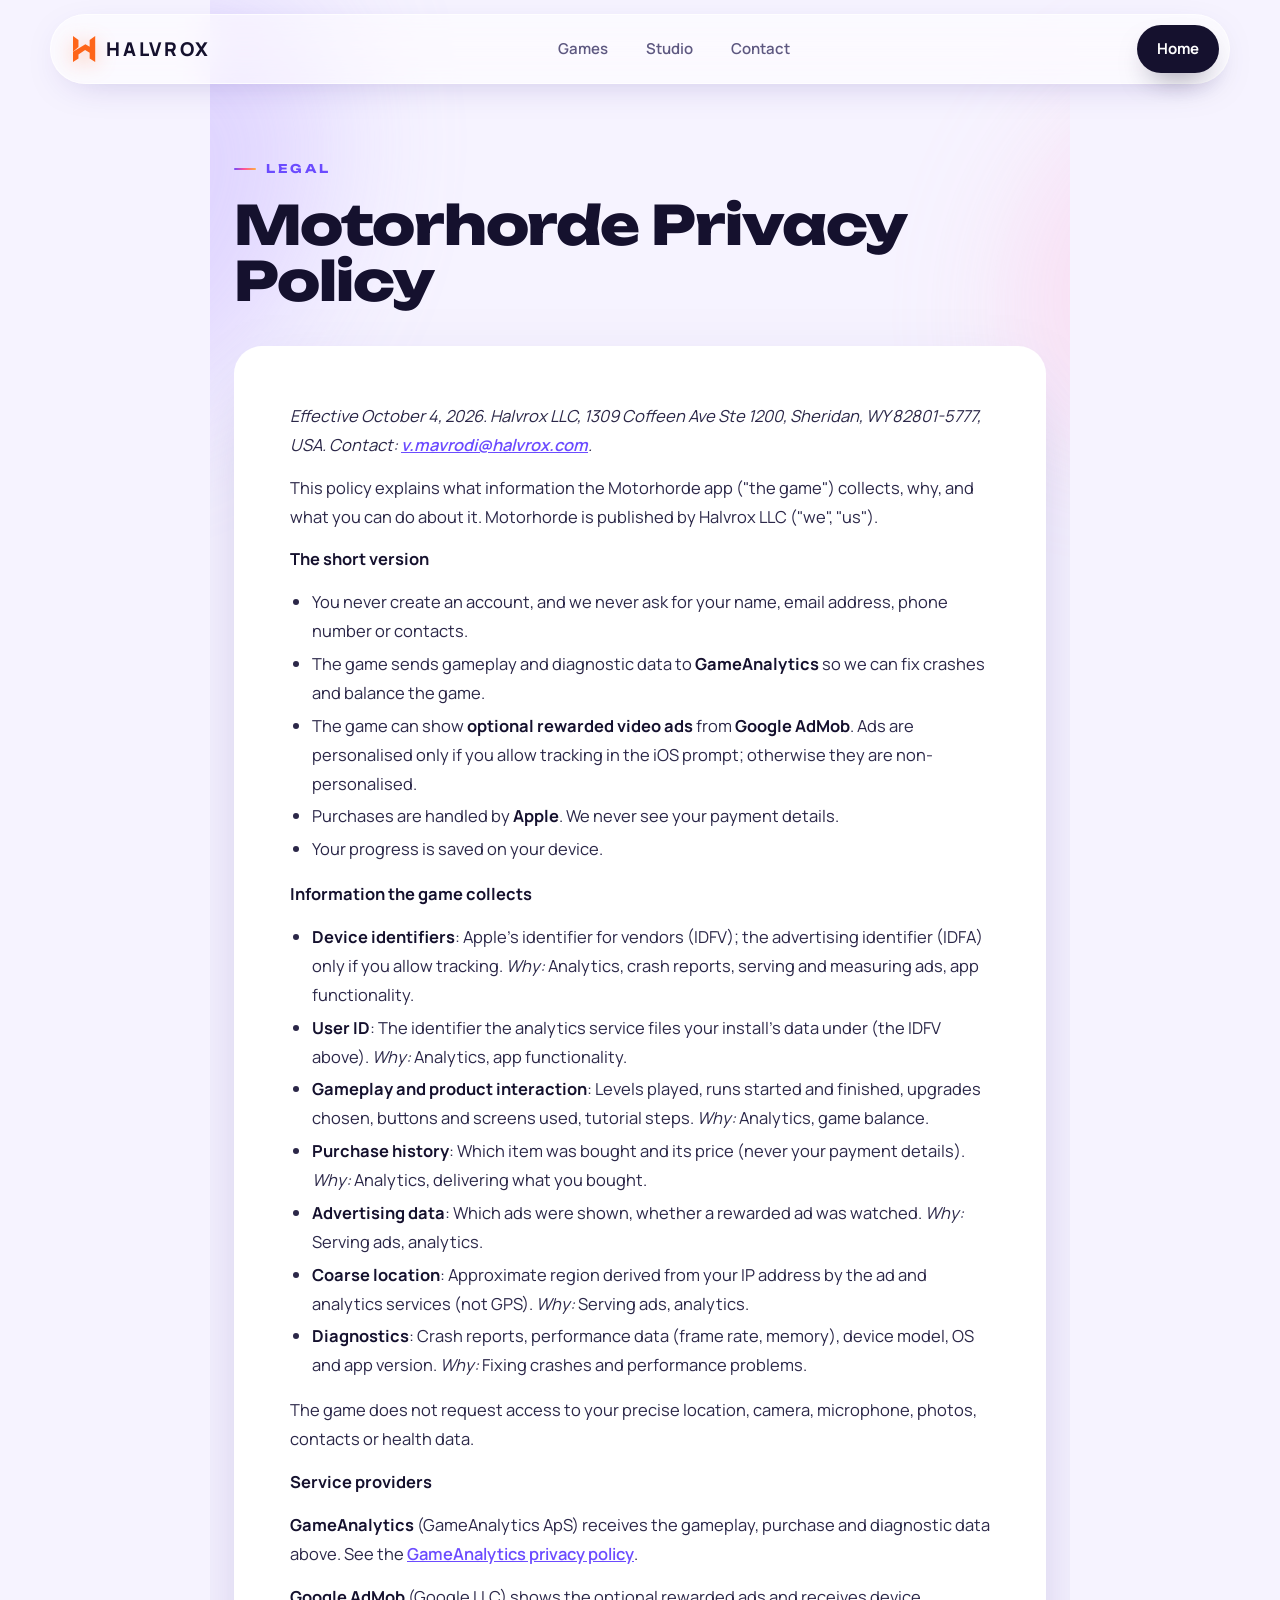
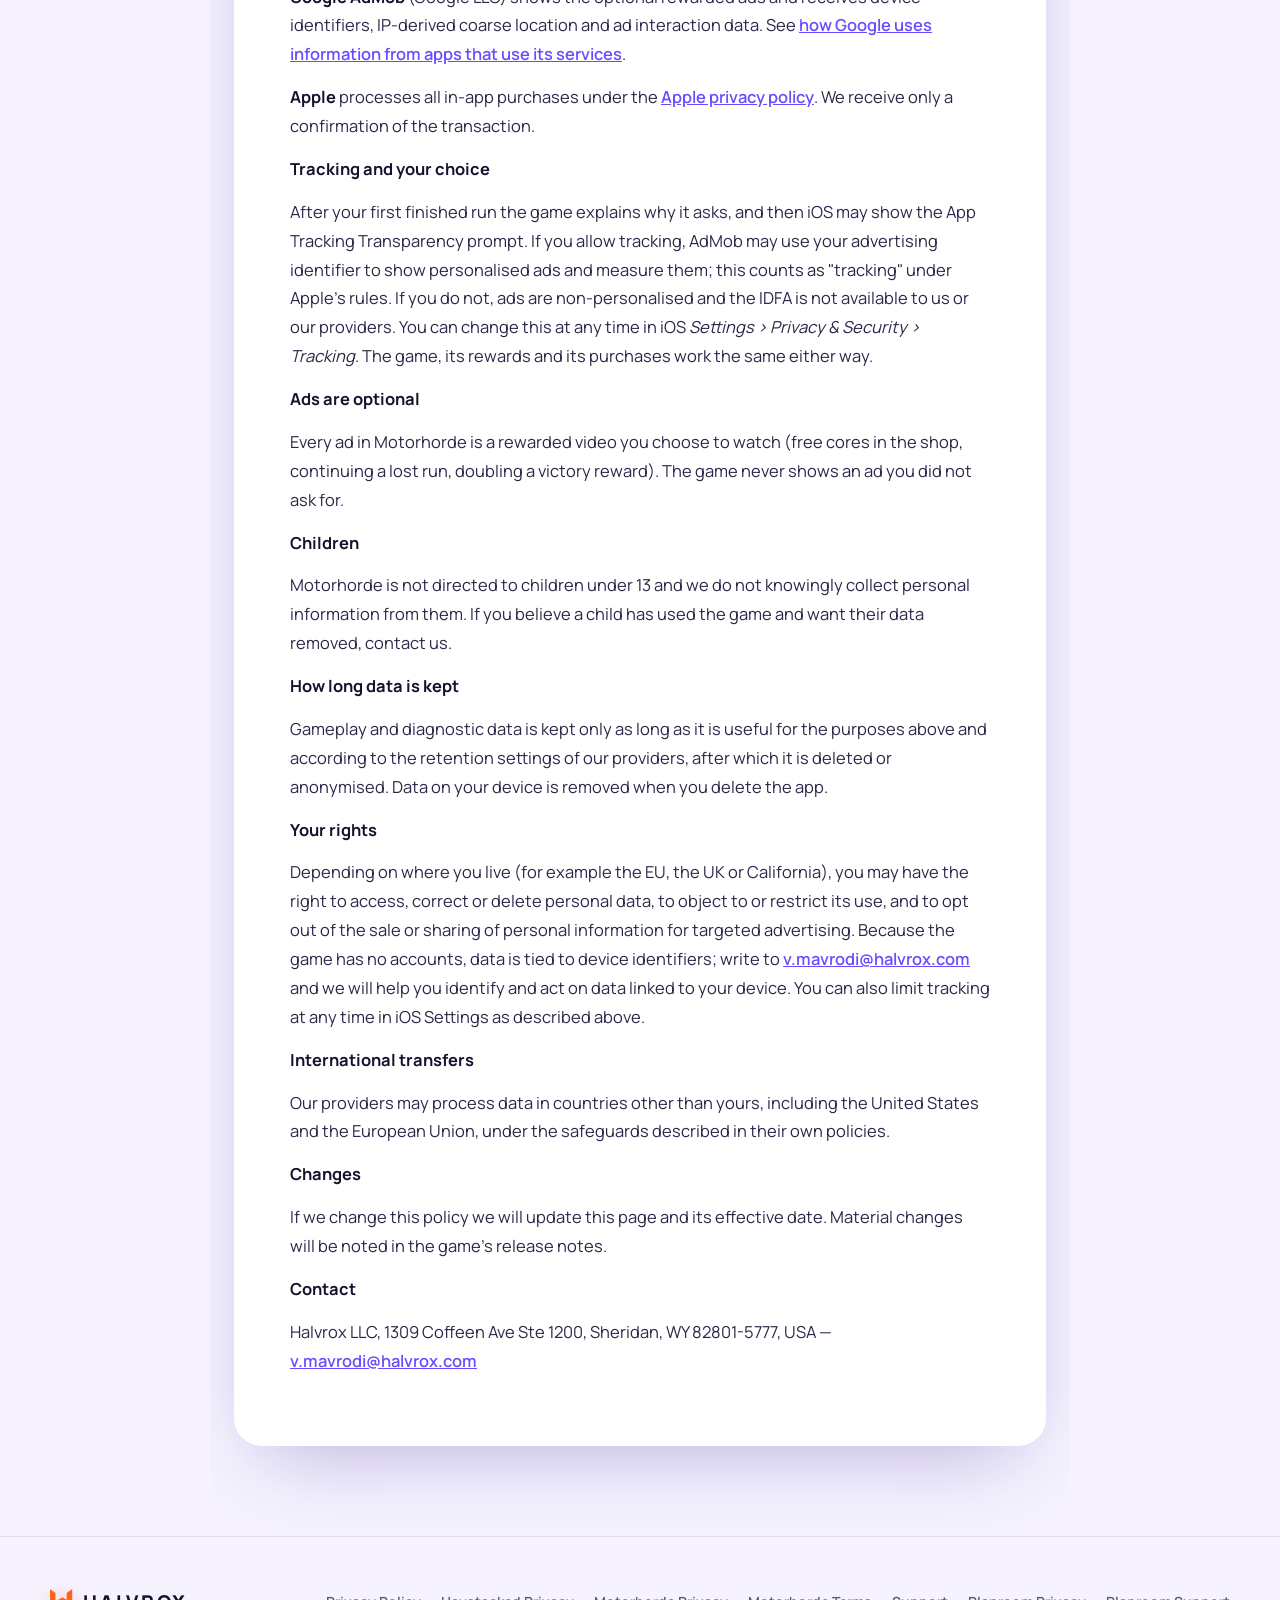
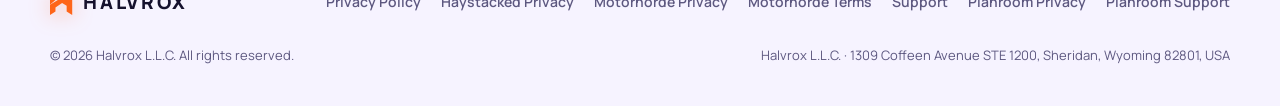
<file: privacy/index.html>
<!doctype html>
<html lang="en">
<head>
<meta charset="utf-8">
<meta name="viewport" content="width=device-width, initial-scale=1">
<title>Motorhorde Privacy Policy | Halvrox L.L.C.</title>
<meta name="robots" content="index,follow">
<link rel="icon" href="/assets/img/favicon.svg" type="image/svg+xml">
<link rel="preconnect" href="https://fonts.googleapis.com">
<link rel="preconnect" href="https://fonts.gstatic.com" crossorigin>
<link href="https://fonts.googleapis.com/css2?family=Unbounded:wght@500;700;800&family=Manrope:wght@400;500;600;700&display=swap" rel="stylesheet">
<link rel="stylesheet" href="/assets/styles.css?v=15">
<link rel="stylesheet" href="/assets/legal.css?v=15">
</head>
<body class="legal-page">
<header class="nav">
  <a class="brand" href="/" aria-label="Halvrox home"><svg class="brand-mark" viewBox="0 0 276 323" aria-hidden="true"><path class="bm-top" d="M0 0L68 50V136L0 195Z"/><path class="bm-body" d="M0 194.2L154.3 101.6L207 133.6V50L276 0V323L207 280V208.4L150.3 175L68 228.9V280L0 323Z"/></svg>HALVROX</a>
  <nav class="nav-links" aria-label="Main"><a href="/#games">Games</a><a href="/#studio">Studio</a><a href="/#contact">Contact</a></nav>
  <a class="btn btn-ink nav-cta" href="/">Home</a>
</header>
<main class="doc">
  <div class="aurora" aria-hidden="true"><span class="blob b1"></span><span class="blob b2"></span></div>
  <p class="eyebrow">Legal</p>
  <h1>Motorhorde Privacy Policy</h1>
  <article class="doc-body"><p><em>Effective October 4, 2026. Halvrox LLC, 1309 Coffeen Ave Ste 1200, Sheridan, WY 82801-5777, USA. Contact: <a href="mailto:v.mavrodi@halvrox.com">v.mavrodi@halvrox.com</a>.</em></p><p>This policy explains what information the Motorhorde app ("the game") collects, why, and what you can do about it. Motorhorde is published by Halvrox LLC ("we", "us").</p><p><strong>The short version</strong></p><p><ul>
  <li>You never create an account, and we never ask for your name, email address, phone number or contacts.</li>
  <li>The game sends gameplay and diagnostic data to <strong>GameAnalytics</strong> so we can fix crashes and balance the game.</li>
  <li>The game can show <strong>optional rewarded video ads</strong> from <strong>Google AdMob</strong>. Ads are personalised only if you allow tracking in the iOS prompt; otherwise they are non-personalised.</li>
  <li>Purchases are handled by <strong>Apple</strong>. We never see your payment details.</li>
  <li>Your progress is saved on your device.</li>
</ul></p><p><strong>Information the game collects</strong></p><p><ul>
  <li><strong>Device identifiers</strong>: Apple's identifier for vendors (IDFV); the advertising identifier (IDFA) only if you allow tracking. <em>Why:</em> Analytics, crash reports, serving and measuring ads, app functionality.</li>
  <li><strong>User ID</strong>: The identifier the analytics service files your install's data under (the IDFV above). <em>Why:</em> Analytics, app functionality.</li>
  <li><strong>Gameplay and product interaction</strong>: Levels played, runs started and finished, upgrades chosen, buttons and screens used, tutorial steps. <em>Why:</em> Analytics, game balance.</li>
  <li><strong>Purchase history</strong>: Which item was bought and its price (never your payment details). <em>Why:</em> Analytics, delivering what you bought.</li>
  <li><strong>Advertising data</strong>: Which ads were shown, whether a rewarded ad was watched. <em>Why:</em> Serving ads, analytics.</li>
  <li><strong>Coarse location</strong>: Approximate region derived from your IP address by the ad and analytics services (not GPS). <em>Why:</em> Serving ads, analytics.</li>
  <li><strong>Diagnostics</strong>: Crash reports, performance data (frame rate, memory), device model, OS and app version. <em>Why:</em> Fixing crashes and performance problems.</li>
</ul></p><p>The game does not request access to your precise location, camera, microphone, photos, contacts or health data.</p><p><strong>Service providers</strong></p><p><strong>GameAnalytics</strong> (GameAnalytics ApS) receives the gameplay, purchase and diagnostic data above. See the <a href="https://gameanalytics.com/privacy">GameAnalytics privacy policy</a>.</p><p><strong>Google AdMob</strong> (Google LLC) shows the optional rewarded ads and receives device identifiers, IP-derived coarse location and ad interaction data. See <a href="https://policies.google.com/technologies/partner-sites">how Google uses information from apps that use its services</a>.</p><p><strong>Apple</strong> processes all in-app purchases under the <a href="https://www.apple.com/legal/privacy/">Apple privacy policy</a>. We receive only a confirmation of the transaction.</p><p><strong>Tracking and your choice</strong></p><p>After your first finished run the game explains why it asks, and then iOS may show the App Tracking Transparency prompt. If you allow tracking, AdMob may use your advertising identifier to show personalised ads and measure them; this counts as "tracking" under Apple's rules. If you do not, ads are non-personalised and the IDFA is not available to us or our providers. You can change this at any time in iOS <em>Settings &gt; Privacy &amp; Security &gt; Tracking</em>. The game, its rewards and its purchases work the same either way.</p><p><strong>Ads are optional</strong></p><p>Every ad in Motorhorde is a rewarded video you choose to watch (free cores in the shop, continuing a lost run, doubling a victory reward). The game never shows an ad you did not ask for.</p><p><strong>Children</strong></p><p>Motorhorde is not directed to children under 13 and we do not knowingly collect personal information from them. If you believe a child has used the game and want their data removed, contact us.</p><p><strong>How long data is kept</strong></p><p>Gameplay and diagnostic data is kept only as long as it is useful for the purposes above and according to the retention settings of our providers, after which it is deleted or anonymised. Data on your device is removed when you delete the app.</p><p><strong>Your rights</strong></p><p>Depending on where you live (for example the EU, the UK or California), you may have the right to access, correct or delete personal data, to object to or restrict its use, and to opt out of the sale or sharing of personal information for targeted advertising. Because the game has no accounts, data is tied to device identifiers; write to <a href="mailto:v.mavrodi@halvrox.com">v.mavrodi@halvrox.com</a> and we will help you identify and act on data linked to your device. You can also limit tracking at any time in iOS Settings as described above.</p><p><strong>International transfers</strong></p><p>Our providers may process data in countries other than yours, including the United States and the European Union, under the safeguards described in their own policies.</p><p><strong>Changes</strong></p><p>If we change this policy we will update this page and its effective date. Material changes will be noted in the game's release notes.</p><p><strong>Contact</strong></p><p>Halvrox LLC, 1309 Coffeen Ave Ste 1200, Sheridan, WY 82801-5777, USA — <a href="mailto:v.mavrodi@halvrox.com">v.mavrodi@halvrox.com</a></p></article>
</main>
<footer class="footer">
  <div class="footer-top">
    <a class="brand" href="/"><svg class="brand-mark" viewBox="0 0 276 323" aria-hidden="true"><path class="bm-top" d="M0 0L68 50V136L0 195Z"/><path class="bm-body" d="M0 194.2L154.3 101.6L207 133.6V50L276 0V323L207 280V208.4L150.3 175L68 228.9V280L0 323Z"/></svg>HALVROX</a>
    <nav class="legal" aria-label="Legal">
      <a href="/privacy-policy">Privacy Policy</a><a href="/haystacked-privacy-policy">Haystacked Privacy</a><a href="/privacy">Motorhorde Privacy</a><a href="/terms">Motorhorde Terms</a><a href="/support">Support</a><a href="/planroom-privacy">Planroom Privacy</a><a href="/planroom-support">Planroom Support</a>
    </nav>
  </div>
  <div class="footer-bottom"><p>© 2026 Halvrox L.L.C. All rights reserved.</p><p>Halvrox L.L.C. · 1309 Coffeen Avenue STE 1200, Sheridan, Wyoming 82801, USA</p></div>
</footer>
</body>
</html>
</file>
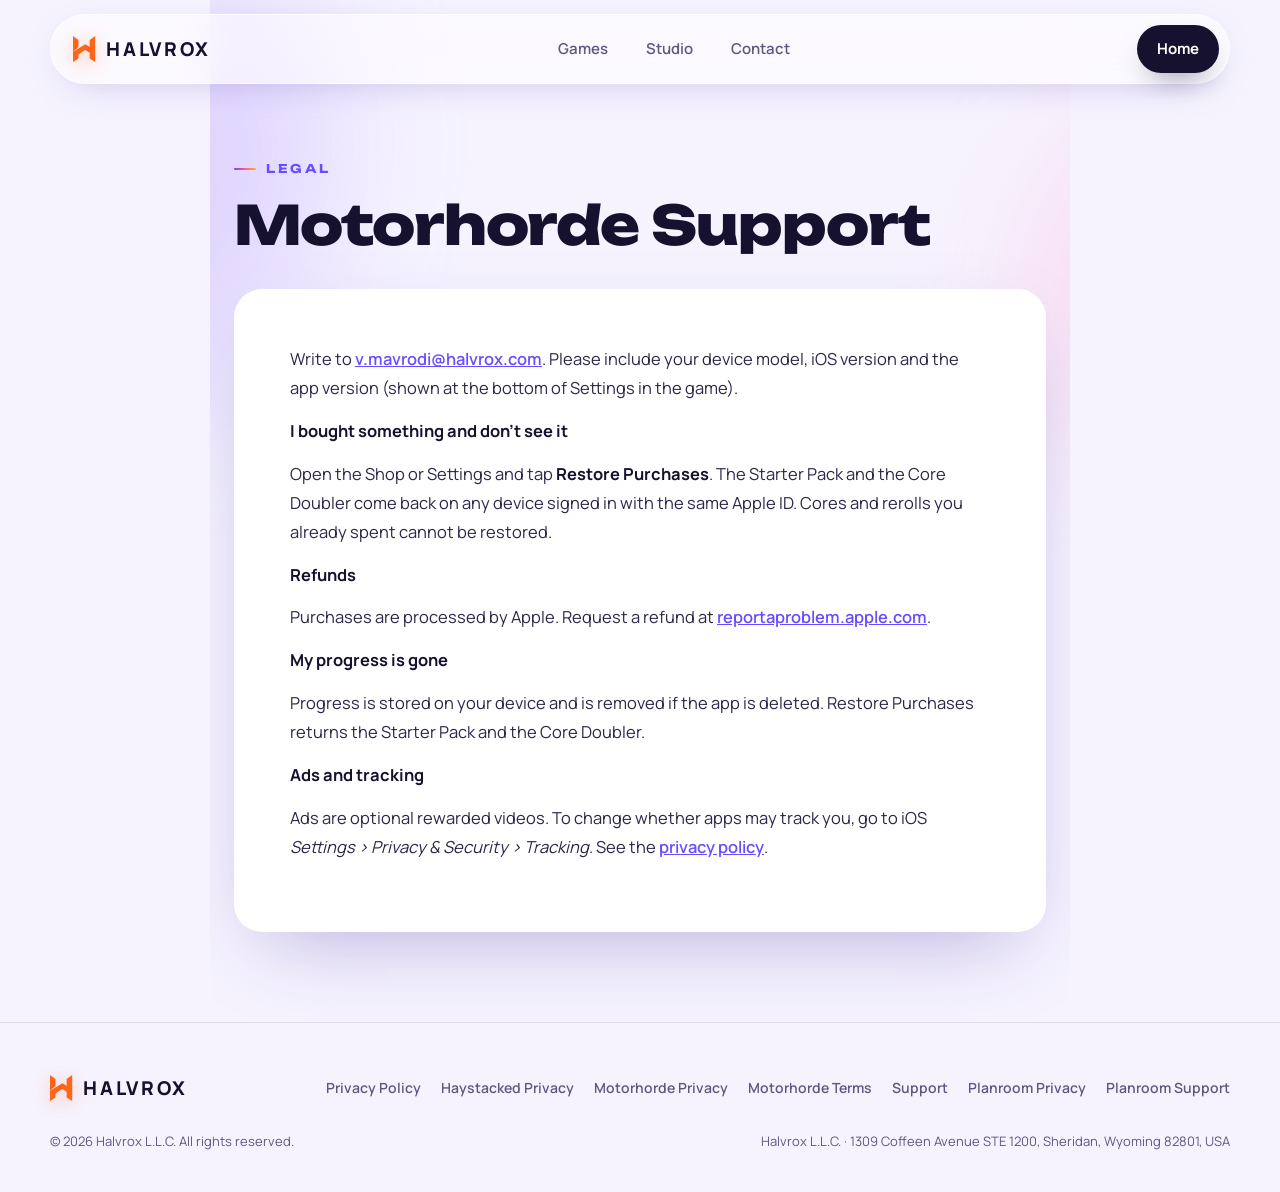
<file: support/index.html>
<!doctype html>
<html lang="en">
<head>
<meta charset="utf-8">
<meta name="viewport" content="width=device-width, initial-scale=1">
<title>Motorhorde Support | Halvrox L.L.C.</title>
<meta name="robots" content="index,follow">
<link rel="icon" href="/assets/img/favicon.svg" type="image/svg+xml">
<link rel="preconnect" href="https://fonts.googleapis.com">
<link rel="preconnect" href="https://fonts.gstatic.com" crossorigin>
<link href="https://fonts.googleapis.com/css2?family=Unbounded:wght@500;700;800&family=Manrope:wght@400;500;600;700&display=swap" rel="stylesheet">
<link rel="stylesheet" href="/assets/styles.css?v=15">
<link rel="stylesheet" href="/assets/legal.css?v=15">
</head>
<body class="legal-page">
<header class="nav">
  <a class="brand" href="/" aria-label="Halvrox home"><svg class="brand-mark" viewBox="0 0 276 323" aria-hidden="true"><path class="bm-top" d="M0 0L68 50V136L0 195Z"/><path class="bm-body" d="M0 194.2L154.3 101.6L207 133.6V50L276 0V323L207 280V208.4L150.3 175L68 228.9V280L0 323Z"/></svg>HALVROX</a>
  <nav class="nav-links" aria-label="Main"><a href="/#games">Games</a><a href="/#studio">Studio</a><a href="/#contact">Contact</a></nav>
  <a class="btn btn-ink nav-cta" href="/">Home</a>
</header>
<main class="doc">
  <div class="aurora" aria-hidden="true"><span class="blob b1"></span><span class="blob b2"></span></div>
  <p class="eyebrow">Legal</p>
  <h1>Motorhorde Support</h1>
  <article class="doc-body"><p>Write to <a href="mailto:v.mavrodi@halvrox.com">v.mavrodi@halvrox.com</a>. Please include your device model, iOS version and the app version (shown at the bottom of Settings in the game).</p><p><strong>I bought something and don't see it</strong></p><p>Open the Shop or Settings and tap <strong>Restore Purchases</strong>. The Starter Pack and the Core Doubler come back on any device signed in with the same Apple ID. Cores and rerolls you already spent cannot be restored.</p><p><strong>Refunds</strong></p><p>Purchases are processed by Apple. Request a refund at <a href="https://reportaproblem.apple.com/">reportaproblem.apple.com</a>.</p><p><strong>My progress is gone</strong></p><p>Progress is stored on your device and is removed if the app is deleted. Restore Purchases returns the Starter Pack and the Core Doubler.</p><p><strong>Ads and tracking</strong></p><p>Ads are optional rewarded videos. To change whether apps may track you, go to iOS <em>Settings &gt; Privacy &amp; Security &gt; Tracking</em>. See the <a href="https://halvrox.com/privacy">privacy policy</a>.</p></article>
</main>
<footer class="footer">
  <div class="footer-top">
    <a class="brand" href="/"><svg class="brand-mark" viewBox="0 0 276 323" aria-hidden="true"><path class="bm-top" d="M0 0L68 50V136L0 195Z"/><path class="bm-body" d="M0 194.2L154.3 101.6L207 133.6V50L276 0V323L207 280V208.4L150.3 175L68 228.9V280L0 323Z"/></svg>HALVROX</a>
    <nav class="legal" aria-label="Legal">
      <a href="/privacy-policy">Privacy Policy</a><a href="/haystacked-privacy-policy">Haystacked Privacy</a><a href="/privacy">Motorhorde Privacy</a><a href="/terms">Motorhorde Terms</a><a href="/support">Support</a><a href="/planroom-privacy">Planroom Privacy</a><a href="/planroom-support">Planroom Support</a>
    </nav>
  </div>
  <div class="footer-bottom"><p>© 2026 Halvrox L.L.C. All rights reserved.</p><p>Halvrox L.L.C. · 1309 Coffeen Avenue STE 1200, Sheridan, Wyoming 82801, USA</p></div>
</footer>
</body>
</html>
</file>
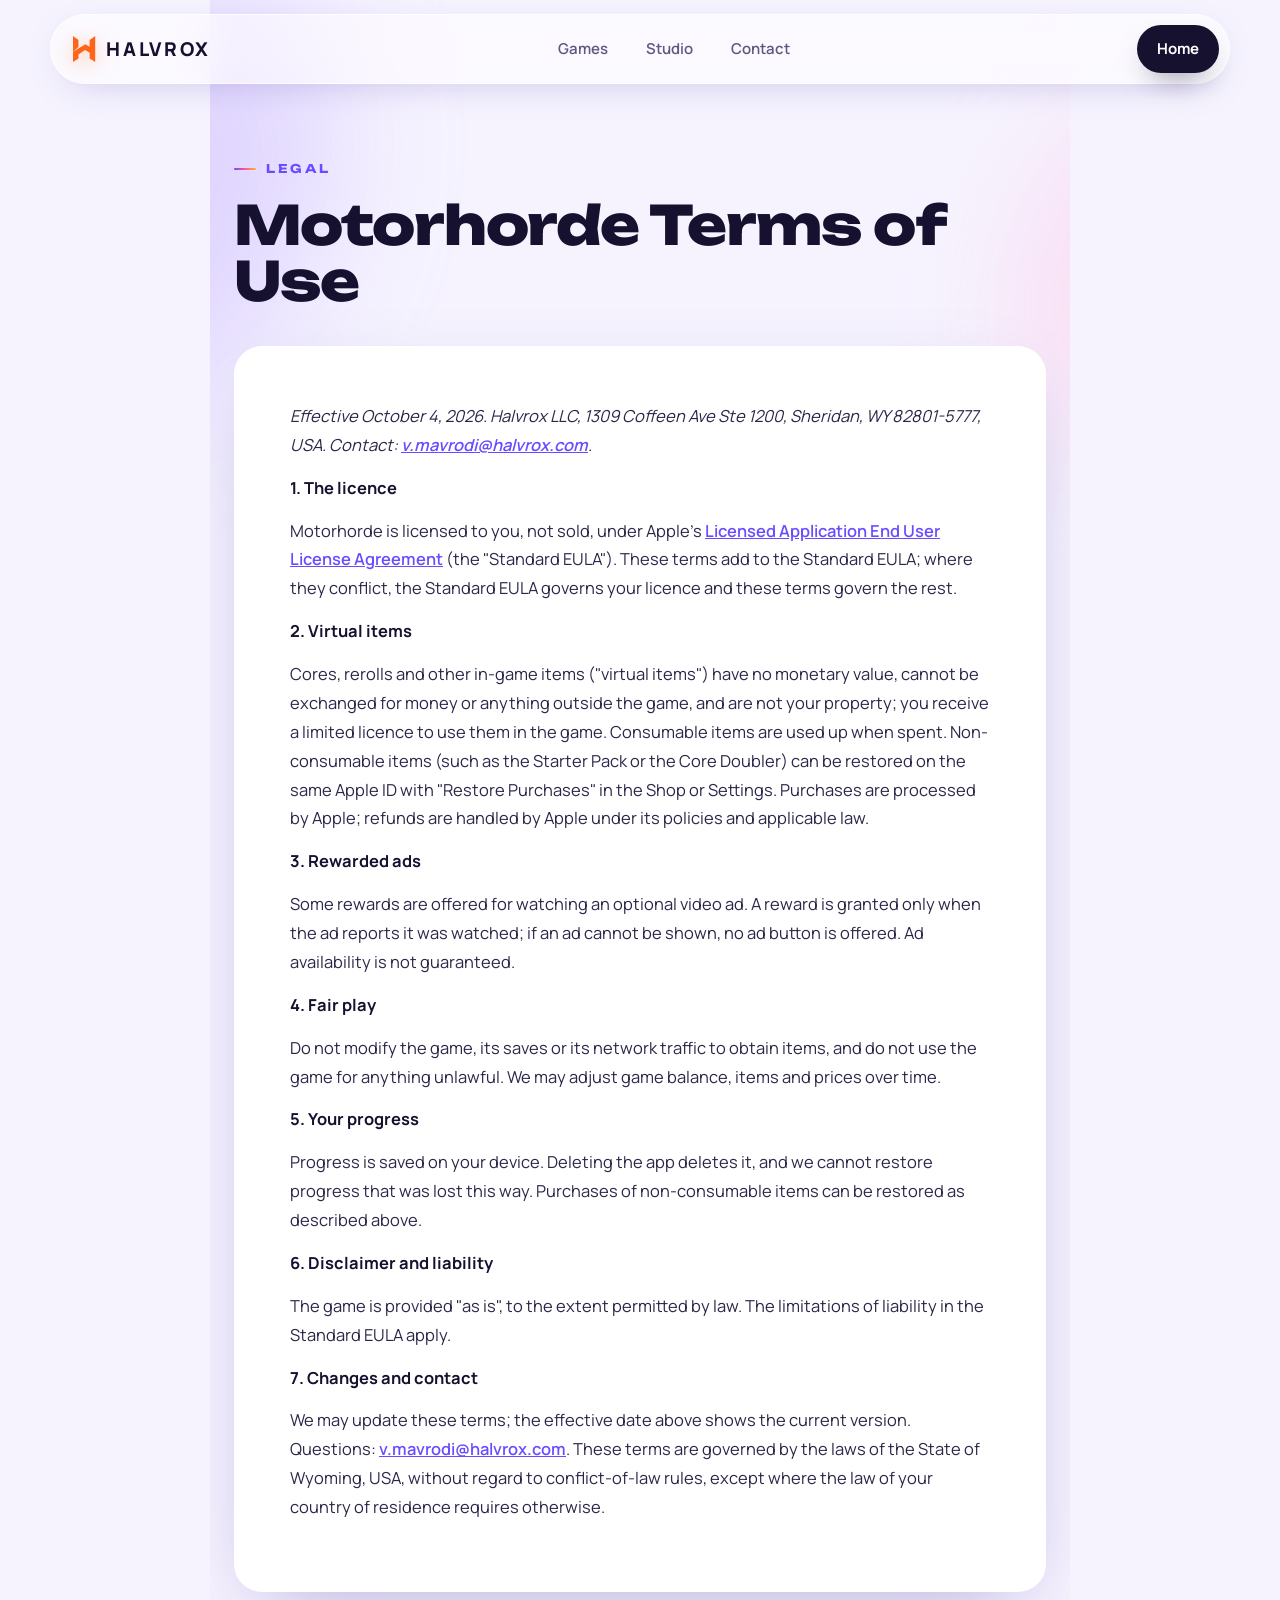
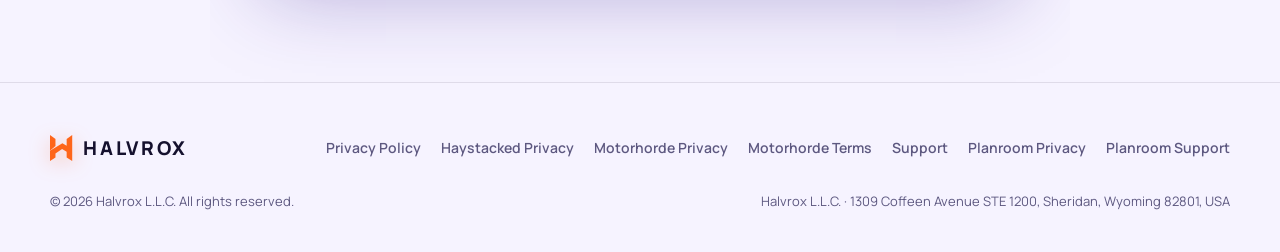
<file: terms/index.html>
<!doctype html>
<html lang="en">
<head>
<meta charset="utf-8">
<meta name="viewport" content="width=device-width, initial-scale=1">
<title>Motorhorde Terms of Use | Halvrox L.L.C.</title>
<meta name="robots" content="index,follow">
<link rel="icon" href="/assets/img/favicon.svg" type="image/svg+xml">
<link rel="preconnect" href="https://fonts.googleapis.com">
<link rel="preconnect" href="https://fonts.gstatic.com" crossorigin>
<link href="https://fonts.googleapis.com/css2?family=Unbounded:wght@500;700;800&family=Manrope:wght@400;500;600;700&display=swap" rel="stylesheet">
<link rel="stylesheet" href="/assets/styles.css?v=15">
<link rel="stylesheet" href="/assets/legal.css?v=15">
</head>
<body class="legal-page">
<header class="nav">
  <a class="brand" href="/" aria-label="Halvrox home"><svg class="brand-mark" viewBox="0 0 276 323" aria-hidden="true"><path class="bm-top" d="M0 0L68 50V136L0 195Z"/><path class="bm-body" d="M0 194.2L154.3 101.6L207 133.6V50L276 0V323L207 280V208.4L150.3 175L68 228.9V280L0 323Z"/></svg>HALVROX</a>
  <nav class="nav-links" aria-label="Main"><a href="/#games">Games</a><a href="/#studio">Studio</a><a href="/#contact">Contact</a></nav>
  <a class="btn btn-ink nav-cta" href="/">Home</a>
</header>
<main class="doc">
  <div class="aurora" aria-hidden="true"><span class="blob b1"></span><span class="blob b2"></span></div>
  <p class="eyebrow">Legal</p>
  <h1>Motorhorde Terms of Use</h1>
  <article class="doc-body"><p><em>Effective October 4, 2026. Halvrox LLC, 1309 Coffeen Ave Ste 1200, Sheridan, WY 82801-5777, USA. Contact: <a href="mailto:v.mavrodi@halvrox.com">v.mavrodi@halvrox.com</a>.</em></p><p><strong>1. The licence</strong></p><p>Motorhorde is licensed to you, not sold, under Apple's <a href="https://www.apple.com/legal/internet-services/itunes/dev/stdeula/">Licensed Application End User License Agreement</a> (the "Standard EULA"). These terms add to the Standard EULA; where they conflict, the Standard EULA governs your licence and these terms govern the rest.</p><p><strong>2. Virtual items</strong></p><p>Cores, rerolls and other in-game items ("virtual items") have no monetary value, cannot be exchanged for money or anything outside the game, and are not your property; you receive a limited licence to use them in the game. Consumable items are used up when spent. Non-consumable items (such as the Starter Pack or the Core Doubler) can be restored on the same Apple ID with "Restore Purchases" in the Shop or Settings. Purchases are processed by Apple; refunds are handled by Apple under its policies and applicable law.</p><p><strong>3. Rewarded ads</strong></p><p>Some rewards are offered for watching an optional video ad. A reward is granted only when the ad reports it was watched; if an ad cannot be shown, no ad button is offered. Ad availability is not guaranteed.</p><p><strong>4. Fair play</strong></p><p>Do not modify the game, its saves or its network traffic to obtain items, and do not use the game for anything unlawful. We may adjust game balance, items and prices over time.</p><p><strong>5. Your progress</strong></p><p>Progress is saved on your device. Deleting the app deletes it, and we cannot restore progress that was lost this way. Purchases of non-consumable items can be restored as described above.</p><p><strong>6. Disclaimer and liability</strong></p><p>The game is provided "as is", to the extent permitted by law. The limitations of liability in the Standard EULA apply.</p><p><strong>7. Changes and contact</strong></p><p>We may update these terms; the effective date above shows the current version. Questions: <a href="mailto:v.mavrodi@halvrox.com">v.mavrodi@halvrox.com</a>. These terms are governed by the laws of the State of Wyoming, USA, without regard to conflict-of-law rules, except where the law of your country of residence requires otherwise.</p></article>
</main>
<footer class="footer">
  <div class="footer-top">
    <a class="brand" href="/"><svg class="brand-mark" viewBox="0 0 276 323" aria-hidden="true"><path class="bm-top" d="M0 0L68 50V136L0 195Z"/><path class="bm-body" d="M0 194.2L154.3 101.6L207 133.6V50L276 0V323L207 280V208.4L150.3 175L68 228.9V280L0 323Z"/></svg>HALVROX</a>
    <nav class="legal" aria-label="Legal">
      <a href="/privacy-policy">Privacy Policy</a><a href="/haystacked-privacy-policy">Haystacked Privacy</a><a href="/privacy">Motorhorde Privacy</a><a href="/terms">Motorhorde Terms</a><a href="/support">Support</a><a href="/planroom-privacy">Planroom Privacy</a><a href="/planroom-support">Planroom Support</a>
    </nav>
  </div>
  <div class="footer-bottom"><p>© 2026 Halvrox L.L.C. All rights reserved.</p><p>Halvrox L.L.C. · 1309 Coffeen Avenue STE 1200, Sheridan, Wyoming 82801, USA</p></div>
</footer>
</body>
</html>
</file>
<file: assets/styles.css>
:root{
  --bg:#f6f3ff;
  --bg2:#ffffff;
  --ink:#15112e;
  --muted:#5d5880;
  --line:rgba(21,17,46,.1);
  --violet:#6b4bff;
  --pink:#ff4f9a;
  --mint:#14d6a4;
  --amber:#ffb23f;
  --sky:#3fb8ff;
  --orange:#fe6519;
  --grad:linear-gradient(100deg,var(--violet) 0%,var(--pink) 45%,var(--amber) 100%);
  --radius:28px;
  --shadow:0 30px 80px -30px rgba(52,30,140,.35);
  --ease:cubic-bezier(.2,.8,.2,1);
  --display:"Unbounded",system-ui,sans-serif;
  --body:"Manrope",system-ui,-apple-system,"Segoe UI",sans-serif;
  color-scheme:light;
}
*{box-sizing:border-box;margin:0;padding:0}
html{scroll-behavior:smooth;-webkit-text-size-adjust:100%}
body{background:var(--bg);color:var(--ink);font-family:var(--body);font-size:17px;line-height:1.6;overflow-x:hidden;-webkit-font-smoothing:antialiased}
img,video{display:block;max-width:100%}
a{color:inherit}
button{font:inherit;color:inherit;background:none;border:0;cursor:pointer}
::selection{background:var(--violet);color:#fff}

.grad{background:var(--grad);-webkit-background-clip:text;background-clip:text;color:transparent;background-size:200% 100%;animation:shine 6s ease-in-out infinite}
@keyframes shine{0%,100%{background-position:0% 50%}50%{background-position:100% 50%}}

.eyebrow{font-family:var(--display);font-size:12px;font-weight:700;letter-spacing:.22em;text-transform:uppercase;color:var(--violet);margin-bottom:18px;display:inline-flex;align-items:center;gap:10px}
.eyebrow::before{content:"";width:22px;height:2px;border-radius:2px;background:var(--grad)}

h1,h2,h3,h4{font-family:var(--display);line-height:1.05;letter-spacing:-.02em}
h2{font-size:clamp(34px,5.4vw,68px);font-weight:800}

/* progress bar */
.progress{position:fixed;top:0;left:0;height:3px;width:100%;transform-origin:0 50%;transform:scaleX(0);background:var(--grad);z-index:60}

/* buttons */
.btn{display:inline-flex;align-items:center;gap:10px;padding:15px 26px;border-radius:999px;font-weight:700;font-size:15px;text-decoration:none;transition:transform .35s var(--ease),box-shadow .35s var(--ease),background .3s;will-change:transform;white-space:nowrap}
.btn .arr{transition:transform .3s var(--ease)}
.btn:hover .arr{transform:translateX(4px)}
.btn-grad{background:var(--grad);background-size:200% 100%;color:#fff;box-shadow:0 14px 40px -12px rgba(255,79,154,.6);animation:shine 6s ease-in-out infinite}
.btn-ink{background:var(--ink);color:#fff;box-shadow:0 14px 30px -14px rgba(21,17,46,.6)}
.btn-ghost{background:rgba(255,255,255,.7);backdrop-filter:blur(10px);-webkit-backdrop-filter:blur(10px);border:1px solid var(--line)}
.btn-light{background:#fff;color:#0b0f0c}
.btn-outline-light{border:1px solid rgba(255,255,255,.35);color:#fff}
.btn-outline-light:hover{background:rgba(255,255,255,.1)}
.btn svg{width:18px;height:18px;flex:none}
.play-dot{width:22px;height:22px;border-radius:50%;background:var(--grad);position:relative;flex:none}
.play-dot::after{content:"";position:absolute;left:8px;top:6px;border-left:8px solid #fff;border-top:5px solid transparent;border-bottom:5px solid transparent}

/* nav */
.nav{position:fixed;top:14px;left:50%;transform:translateX(-50%);width:min(1180px,calc(100% - 28px));display:flex;align-items:center;justify-content:space-between;gap:20px;padding:10px 10px 10px 22px;border-radius:999px;z-index:50;background:rgba(255,255,255,.55);backdrop-filter:blur(18px) saturate(1.4);-webkit-backdrop-filter:blur(18px) saturate(1.4);border:1px solid rgba(255,255,255,.7);box-shadow:0 10px 40px -20px rgba(52,30,140,.35);transition:transform .5s var(--ease),background .3s}
.nav.hide{transform:translate(-50%,-130%)}
.brand{display:inline-flex;align-items:center;gap:11px;font-family:var(--body);font-weight:800;font-size:19px;letter-spacing:.14em;text-decoration:none}
.brand-mark{width:auto;height:26px;fill:var(--orange);overflow:visible;flex:none;filter:drop-shadow(0 4px 10px rgba(254,101,25,.35))}
.brand-mark path{transition:transform .5s var(--ease)}
.brand:hover .bm-top{transform:translate(-30px,-44px)}
.brand:hover .bm-body{transform:translate(10px,14px)}
.brand-mark .bm-top{animation:bmTop 1.1s var(--ease) .2s backwards}
@keyframes bmTop{from{transform:translate(-40px,-60px);opacity:0}to{transform:none;opacity:1}}
@keyframes spin{to{transform:rotate(360deg)}}
.nav-links{display:flex;gap:6px}
.nav-links a{padding:9px 16px;border-radius:999px;text-decoration:none;font-weight:600;font-size:15px;color:var(--muted);transition:background .25s,color .25s}
.nav-links a:hover{background:rgba(107,75,255,.1);color:var(--ink)}
.nav-cta{padding:12px 20px}

/* hero */
.hero{position:relative;min-height:100svh;display:grid;grid-template-columns:1.1fr .9fr;align-items:center;gap:40px;padding:140px max(28px,calc((100vw - 1180px)/2)) 90px;overflow:hidden;isolation:isolate}
.aurora{position:absolute;inset:0;z-index:-2;overflow:hidden;filter:blur(70px) saturate(1.2)}
.blob{position:absolute;border-radius:50%;opacity:.55;mix-blend-mode:multiply}
.b1{width:46vw;height:46vw;left:-10vw;top:-12vw;background:#b7a6ff;animation:drift1 18s ease-in-out infinite}
.b2{width:38vw;height:38vw;right:-8vw;top:6vw;background:#ffb3d4;animation:drift2 22s ease-in-out infinite}
.b3{width:34vw;height:34vw;left:30vw;bottom:-14vw;background:#9ff0d8;animation:drift3 20s ease-in-out infinite}
.b4{width:24vw;height:24vw;right:22vw;bottom:4vw;background:#ffe0a3;animation:drift1 26s ease-in-out infinite reverse}
@keyframes drift1{0%,100%{transform:translate(0,0) scale(1)}50%{transform:translate(8vw,6vw) scale(1.15)}}
@keyframes drift2{0%,100%{transform:translate(0,0) scale(1)}50%{transform:translate(-10vw,8vw) scale(.9)}}
@keyframes drift3{0%,100%{transform:translate(0,0) scale(1)}50%{transform:translate(-6vw,-8vw) scale(1.1)}}
.grain{position:absolute;inset:0;z-index:-1;opacity:.25;pointer-events:none;background-image:url("data:image/svg+xml,%3Csvg xmlns='http://www.w3.org/2000/svg' width='160' height='160'%3E%3Cfilter id='n'%3E%3CfeTurbulence type='fractalNoise' baseFrequency='.9' numOctaves='2' stitchTiles='stitch'/%3E%3CfeColorMatrix values='0 0 0 0 0 0 0 0 0 0 0 0 0 0 0 0 0 0 .5 0'/%3E%3C/filter%3E%3Crect width='100%25' height='100%25' filter='url(%23n)'/%3E%3C/svg%3E")}
.hero-title{font-size:clamp(42px,min(6.4vw,9.5vh),92px);font-weight:800;margin-bottom:26px}
.hero-title .line{display:block;overflow:hidden;padding-bottom:.06em}
.hero-title .word{display:inline-block;animation:wordUp .9s var(--ease) both}
@keyframes wordUp{from{transform:translateY(110%)}to{transform:none}}
.hero .reveal{opacity:1;transform:none;animation:fadeUp .9s var(--ease) both}
.hero .hero-sub{animation-delay:.55s}.hero .hero-actions{animation-delay:.7s}
@keyframes fadeUp{from{opacity:0;transform:translateY(30px)}to{opacity:1;transform:none}}
.hero-stage{animation:fadeUp 1.1s var(--ease) .3s both}
.hero-sub{font-size:clamp(17px,1.6vw,20px);color:var(--muted);max-width:520px;margin-bottom:34px}
.hero-actions{display:flex;flex-wrap:wrap;gap:12px}

.hero-stage{position:relative;height:min(560px,70vh);perspective:1200px}
.tile{position:absolute;border-radius:26px;overflow:hidden;box-shadow:var(--shadow);transition:transform .2s linear;will-change:transform}
.tile img{width:100%;height:100%;object-fit:cover}
.t-dtotl{width:72%;aspect-ratio:16/10;left:2%;top:10%;animation:bob 7s ease-in-out infinite;border:6px solid #fff}
.t-ms{width:34%;aspect-ratio:1;right:0;top:0;border-radius:24%;animation:bob 6s ease-in-out -2s infinite}
.t-hs{width:29%;aspect-ratio:1;right:0;bottom:12%;border-radius:24%;animation:bob 8s ease-in-out -4s infinite}
.t-mh{width:29%;aspect-ratio:1;left:0;bottom:8%;border-radius:24%;border:4px solid #fff;animation:bob 7.5s ease-in-out -1s infinite}
.t-ng{width:28%;aspect-ratio:1;left:35%;bottom:1%;border-radius:24%;border:4px solid #fff;animation:bob 6.5s ease-in-out -3s infinite}

.tile>*{animation:none}
@keyframes bob{0%,100%{translate:0 0}50%{translate:0 -16px}}
.spark{position:absolute;width:14px;height:14px;border-radius:50%;background:var(--grad);box-shadow:0 0 30px 6px rgba(255,79,154,.45);animation:twinkle 3s ease-in-out infinite}
.s1{left:0;top:2%}.s2{right:40%;bottom:-2%;animation-delay:-1s;background:var(--mint);box-shadow:0 0 30px 6px rgba(20,214,164,.5)}.s3{right:-2%;top:48%;animation-delay:-2s;background:var(--sky);box-shadow:0 0 30px 6px rgba(63,184,255,.5)}
@keyframes twinkle{0%,100%{transform:scale(.6);opacity:.5}50%{transform:scale(1.2);opacity:1}}
.scroll-hint{position:absolute;left:50%;bottom:26px;transform:translateX(-50%);width:28px;height:46px;border:2px solid rgba(21,17,46,.25);border-radius:20px}
.scroll-hint span{position:absolute;left:50%;top:8px;width:4px;height:9px;margin-left:-2px;border-radius:2px;background:var(--ink);animation:wheel 1.8s ease-in-out infinite}
@keyframes wheel{0%{opacity:0;transform:translateY(0)}30%{opacity:1}100%{opacity:0;transform:translateY(16px)}}

/* marquee */
.marquee{overflow:hidden;padding:26px 0;background:var(--ink);color:#fff;transform:rotate(-2deg) scale(1.04);margin:10px 0 40px;box-shadow:0 20px 60px -30px rgba(21,17,46,.8)}
.marquee-track{display:flex;align-items:center;gap:36px;width:max-content;animation:marquee 28s linear infinite;font-family:var(--display);font-weight:800;font-size:clamp(26px,4vw,52px);text-transform:uppercase;letter-spacing:-.01em}
.marquee-track span:nth-of-type(odd){color:transparent;-webkit-text-stroke:1.5px #fff}
.marquee-track i{font-style:normal;background:var(--grad);-webkit-background-clip:text;background-clip:text;color:transparent}
@keyframes marquee{to{transform:translateX(-50%)}}

/* sections */
.games,.apps,.studio,.contact{padding:110px max(20px,calc((100vw - 1180px)/2))}
.section-head{margin-bottom:60px}

/* game cards */
.game{display:grid;grid-template-columns:1.15fr .85fr;gap:56px;align-items:center;padding:34px;border-radius:40px;margin-bottom:46px;background:var(--bg2);box-shadow:var(--shadow);position:relative;overflow:hidden}
.game-ms .game-media,.game-ngjs .game-media{order:2}
.game h3{font-size:clamp(30px,3.6vw,48px);font-weight:800;margin:16px 0 16px}
.game p{color:var(--muted);margin-bottom:28px}
.chips{display:flex;flex-wrap:wrap;gap:8px}
.chips span{font-size:12.5px;font-weight:700;padding:7px 12px;border-radius:999px;background:rgba(107,75,255,.08);color:var(--violet)}
.actions{display:flex;flex-wrap:wrap;gap:12px}
.game-media{position:relative;border-radius:28px;aspect-ratio:16/10;transform-style:preserve-3d;transition:transform .4s var(--ease)}
.game-media video{width:100%;height:100%;object-fit:cover;border-radius:28px;background:#e9e6f5}
.app-icon{position:absolute;width:24%;aspect-ratio:1;border-radius:24%;right:-4%;bottom:-8%;box-shadow:0 20px 40px -10px rgba(0,0,0,.45);border:4px solid #fff;transform:translateZ(40px)}
.float{animation:bob 6s ease-in-out infinite}

.game-ms{background:linear-gradient(135deg,#e9fbff 0%,#ffffff 55%,#fff0f3 100%)}
.game-ms .chips span{background:rgba(255,72,72,.1);color:#e2364b}
.game-hs{background:linear-gradient(135deg,#fff7e6 0%,#ffffff 55%,#f3ffe9 100%)}
.game-hs .chips span{background:rgba(214,140,20,.12);color:#b36b00}

/* DTOTL flashlight panel */
.game-dtotl{background:radial-gradient(120% 120% at 0% 0%,#123326 0%,#0b1611 55%,#070b09 100%);color:#e8fff1}
.game-dtotl p{color:rgba(232,255,241,.72)}
.game-dtotl .chips span{background:rgba(110,255,170,.12);color:#8dffbe}
.game-dtotl .game-media{order:0}
.flashlight{position:relative;width:100%;height:100%;border-radius:28px;overflow:hidden;cursor:none;--x:50%;--y:45%;--r:230px}
.flashlight img{width:100%;height:100%;object-fit:cover}
.flashlight-mask{position:absolute;inset:0;background:radial-gradient(circle var(--r) at var(--x) var(--y),rgba(0,0,0,0) 0%,rgba(0,0,0,.25) 45%,rgba(2,6,4,.96) 100%);transition:--r .3s}
.flashlight::after{content:"";position:absolute;inset:0;pointer-events:none;background:radial-gradient(circle calc(var(--r)*.9) at var(--x) var(--y),rgba(170,255,200,.18),transparent 70%);mix-blend-mode:screen}
.flashlight-hint{position:absolute;left:0;right:0;bottom:16px;text-align:center;font-size:13px;color:rgba(232,255,241,.6)!important;margin:0!important;pointer-events:none;transition:opacity .4s}
.flashlight.touched .flashlight-hint{opacity:0}
.play-btn{position:absolute;right:20px;top:20px;width:64px;height:64px;border-radius:50%;background:#fff;display:grid;place-items:center;box-shadow:0 0 0 0 rgba(255,255,255,.6);animation:ring 2.4s infinite}
.play-btn span{display:block;margin-left:5px;border-left:18px solid #0b1611;border-top:11px solid transparent;border-bottom:11px solid transparent}
@keyframes ring{0%{box-shadow:0 0 0 0 rgba(255,255,255,.55)}100%{box-shadow:0 0 0 22px rgba(255,255,255,0)}}

/* Motorhorde */
.game-mh{background:linear-gradient(135deg,#2a3d24 0%,#1b2a3a 55%,#30243f 100%);color:#fff;border:3px solid transparent;background-clip:padding-box}
.game-mh::before{content:"";position:absolute;inset:0;border-radius:40px;padding:6px;background:repeating-linear-gradient(-45deg,#ffbf2e 0 18px,#16161c 18px 36px);-webkit-mask:linear-gradient(#000 0 0) content-box,linear-gradient(#000 0 0);-webkit-mask-composite:xor;mask-composite:exclude;pointer-events:none;z-index:2;animation:hazard 2.5s linear infinite;background-size:200% 200%}
@keyframes hazard{to{background-position:51px 0}}
.mh-stripes{position:absolute;inset:-50%;background:repeating-linear-gradient(-45deg,rgba(255,191,46,.06) 0 40px,transparent 40px 80px);animation:stripes 6s linear infinite}
@keyframes stripes{to{transform:translateX(113px)}}
@keyframes pulse{0%{box-shadow:0 0 0 0 rgba(255,178,63,.8)}100%{box-shadow:0 0 0 12px rgba(255,178,63,0)}}
.game-mh>*:not(.mh-stripes){position:relative;z-index:1}
.mh-media{aspect-ratio:auto;display:grid;grid-template-columns:1fr;position:relative}
.mh-art{border-radius:26px;overflow:hidden;aspect-ratio:16/11;box-shadow:0 30px 60px -20px rgba(0,0,0,.7);transition:transform .4s var(--ease)}
.mh-art img{width:100%;height:100%;object-fit:cover;object-position:50% 40%;transform:scale(1.04);animation:kenburns 14s ease-in-out infinite alternate}
@keyframes kenburns{from{transform:scale(1.04) translate(0,0)}to{transform:scale(1.14) translate(-2%,-2%)}}
.mh-shots{position:absolute;right:-5%;bottom:-18%;display:flex;gap:10px;transform:rotate(-6deg)}
.mh-shots img{width:clamp(56px,6.4vw,88px);border-radius:14px;box-shadow:0 18px 40px -10px rgba(0,0,0,.75);border:3px solid #10141a;animation:bob 6s ease-in-out infinite}
.mh-shots img:nth-child(2){animation-delay:-2s;margin-top:-22px}.mh-shots img:nth-child(3){animation-delay:-4s}
.badge{display:inline-flex!important;align-items:center;gap:10px;padding:8px 16px;border-radius:999px;background:rgba(255,191,46,.14);border:1px solid rgba(255,191,46,.4);font-weight:800;font-size:12px;letter-spacing:.12em;text-transform:uppercase;color:#ffd36b!important;margin:0 0 16px!important}
.pulse{width:9px;height:9px;border-radius:50%;background:var(--amber);animation:pulse 1.6s infinite}
.mh-title{font-size:clamp(40px,5vw,64px)!important;font-style:italic;letter-spacing:-.01em;background:linear-gradient(180deg,#d6ff6b 0%,#7fd12b 60%,#4e9a12 100%);-webkit-background-clip:text;background-clip:text;color:transparent;filter:drop-shadow(0 4px 0 #142012);padding-right:.12em}
.game-mh .chips span{background:rgba(160,255,90,.12);color:#b8ff7a}
.game-mh p{color:rgba(255,255,255,.78)}
.mh-facts{list-style:none;display:grid;gap:8px;font-size:14.5px;color:rgba(255,255,255,.75)}
.mh-facts b{display:inline-block;min-width:118px;color:#ffd36b;font-weight:800}

/* studio */
.studio-grid{display:grid;grid-template-columns:1.1fr .9fr;gap:60px;align-items:center}
.lead{font-size:clamp(18px,1.6vw,21px);color:var(--muted);margin-top:24px}
.stats{display:grid;grid-template-columns:1fr 1fr;gap:16px}
.stat{padding:26px;border-radius:26px;background:#fff;box-shadow:var(--shadow)}
.stat b{display:block;font-family:var(--display);font-size:clamp(34px,4vw,52px);line-height:1;background:var(--grad);-webkit-background-clip:text;background-clip:text;color:transparent;margin-bottom:8px}
.stat span{font-size:14px;color:var(--muted);font-weight:600}
.pillars{display:grid;grid-template-columns:repeat(3,1fr);gap:18px;margin-top:70px}
.pillar{padding:30px;border-radius:26px;border:1px solid var(--line);background:rgba(255,255,255,.6);transition:transform .4s var(--ease),box-shadow .4s var(--ease)}
.pillar:hover{transform:translateY(-6px);box-shadow:var(--shadow)}
.pi{font-family:var(--display);font-weight:800;font-size:14px;color:var(--pink)}
.pillar h4{font-size:20px;margin:14px 0 10px}
.pillar p{color:var(--muted);font-size:15.5px}

/* contact */
.contact-card{position:relative;overflow:hidden;isolation:isolate;border-radius:44px;padding:clamp(48px,8vw,100px) 28px;text-align:center;background:#fff;box-shadow:var(--shadow)}
.aurora.small{filter:blur(60px)}
.contact-card p{color:var(--muted);max-width:520px;margin:20px auto 30px}
.mail{display:inline-block;font-family:var(--display);font-weight:700;font-size:clamp(20px,3.4vw,40px);text-decoration:none;padding:6px 4px;background:linear-gradient(currentColor,currentColor) 0 100%/0 3px no-repeat;transition:background-size .5s var(--ease);word-break:break-all}
.mail:hover{background-size:100% 3px}
.socials{display:flex;justify-content:center;flex-wrap:wrap;gap:10px;margin-top:34px}
.socials a{padding:10px 18px;border-radius:999px;border:1px solid var(--line);text-decoration:none;font-weight:700;font-size:14px;background:rgba(255,255,255,.7);transition:background .25s,color .25s}
.socials a:hover{background:var(--ink);color:#fff}

/* footer */
.footer{padding:50px max(20px,calc((100vw - 1180px)/2)) 40px;border-top:1px solid var(--line)}
.footer-top{display:flex;justify-content:space-between;align-items:center;gap:24px;flex-wrap:wrap}
.legal{display:flex;flex-wrap:wrap;gap:6px 20px}
.legal a{text-decoration:none;color:var(--muted);font-weight:600;font-size:14px}
.legal a:hover{color:var(--ink)}
.footer-bottom{display:flex;justify-content:space-between;gap:10px;flex-wrap:wrap;margin-top:28px;font-size:13px;color:var(--muted)}

/* modal */
.modal{position:fixed;inset:0;z-index:100;display:grid;place-items:center;padding:20px;pointer-events:none;opacity:0;transition:opacity .35s}
.modal.open{pointer-events:auto;opacity:1}
.modal-backdrop{position:absolute;inset:0;background:rgba(10,8,24,.8);backdrop-filter:blur(8px);-webkit-backdrop-filter:blur(8px)}
.modal-box{position:relative;width:min(1100px,100%);transform:scale(.94);transition:transform .45s var(--ease)}
.modal.open .modal-box{transform:none}
.modal-frame{aspect-ratio:16/9;border-radius:22px;overflow:hidden;background:#000;box-shadow:0 40px 100px rgba(0,0,0,.6)}
.modal-frame iframe{width:100%;height:100%;border:0}
.modal-close{position:absolute;right:0;top:-52px;width:42px;height:42px;border-radius:50%;background:#fff;color:var(--ink);font-size:26px;line-height:1}

/* reveal */
.reveal{opacity:0;transform:translateY(40px);transition:opacity 1s var(--ease),transform 1s var(--ease)}
.reveal.in{opacity:1;transform:none}

/* responsive */
@media (max-width:960px){
  .hero{grid-template-columns:1fr;padding-top:120px;text-align:left}
  .hero-stage{height:380px;order:2}
  .game,.studio-grid{grid-template-columns:1fr;gap:30px}
  .game-ms .game-media,.game-ngjs .game-media{order:0}
  .pillars{grid-template-columns:1fr}
  .nav-links{display:none}
}
@media (max-width:560px){
  body{font-size:16px}
  .nav{padding:8px 8px 8px 16px}
  .nav-cta{padding:10px 14px;font-size:13px}
  .hero-stage{height:300px}
  .game{padding:16px;border-radius:30px}
  .game-copy{padding:4px 8px 14px}
  .app-icon{right:4%;bottom:-6%}
  .stats{grid-template-columns:1fr 1fr}
  .stat{padding:20px}
  .flashlight{--r:110px}
  .footer-bottom{flex-direction:column}
  .play-btn{width:54px;height:54px}
}
@media (prefers-reduced-motion:reduce){
  *,*::before,*::after{animation:none!important;transition:none!important}
  .reveal{opacity:1;transform:none}
  .hero-title .word,.hero .reveal,.hero-stage{animation:none!important;opacity:1;transform:none}
}
@media (max-width:960px){.mh-shots{right:2%;bottom:-8%}}
@media (max-width:560px){.mh-shots img{width:58px}.mh-facts b{min-width:100px}}
main{overflow-x:clip}
@supports not (overflow:clip){main{overflow-x:hidden}}

/* No Guns. Just Stuff. */
.game-ngjs{background:linear-gradient(135deg,#fff3e4 0%,#ffffff 55%,#eef6ff 100%)}
.game-ngjs .chips span{background:rgba(232,120,40,.12);color:#c25a12}
.ngjs-shot{width:100%;height:100%;object-fit:cover;border-radius:28px}
.ngjs-inset{position:absolute;width:38%;left:-5%;bottom:-10%;border-radius:18px;border:4px solid #fff;box-shadow:0 20px 40px -12px rgba(0,0,0,.45);transform:translateZ(40px)}
@media (max-width:560px){.ngjs-inset{left:4%;bottom:-8%}}

/* Apps / Planroom */
.apps{padding-top:40px}
.app-card{display:grid;grid-template-columns:1fr .9fr;gap:40px;align-items:center;padding:44px;border-radius:40px;background:linear-gradient(135deg,#e8fbf6 0%,#ffffff 50%,#eef1ff 100%);box-shadow:var(--shadow);overflow:hidden;position:relative}
.app-title{display:flex;align-items:center;gap:16px;margin-bottom:18px}
.app-title-icon{width:72px;height:72px;border-radius:22%;box-shadow:0 12px 24px -10px rgba(0,0,0,.35)}
.app-card h3{font-size:clamp(30px,3.4vw,44px);font-weight:800}
.app-tag{margin:4px 0 0!important;font-weight:700;color:#0b7a73!important;font-size:14px}
.app-card .chips span{background:rgba(11,122,115,.1);color:#0b7a73}
.app-card p{color:var(--muted);margin:18px 0}
.app-points{list-style:none;display:grid;gap:8px;margin:0 0 26px;color:var(--ink);font-weight:600;font-size:15px}
.app-points li::before{content:"✓";color:#0b9a8f;font-weight:800;margin-right:10px}
.text-link{align-self:center;font-weight:700;font-size:14px;color:var(--muted);text-decoration:none;padding:0 6px}
.text-link:hover{color:var(--ink)}
.app-phones{position:relative;height:460px}
.phone{position:absolute;width:42%;border-radius:22px;border:5px solid #15112e;box-shadow:0 30px 50px -18px rgba(21,17,46,.55);animation:bob 7s ease-in-out infinite}
.phone.p1{left:2%;top:40px;transform:rotate(-8deg);animation-delay:-1s}
.phone.p2{left:29%;top:0;z-index:2;animation-delay:-3s}
.phone.p3{right:0;top:52px;transform:rotate(8deg);animation-delay:-5s}
@media (max-width:960px){.app-card{grid-template-columns:1fr;padding:28px}.app-phones{height:380px}}
@media (max-width:560px){.app-card{padding:20px;border-radius:30px}.app-phones{height:300px}.phone{border-width:3px;border-radius:16px}}
</file>
<file: assets/legal.css>
.legal-page .doc{position:relative;isolation:isolate;max-width:860px;margin:0 auto;padding:150px 24px 90px;overflow:hidden}
.legal-page .doc .aurora{position:absolute;inset:0 -40% auto;height:420px;z-index:-1;opacity:.7}
.legal-page .doc h1{font-size:clamp(32px,5vw,54px);font-weight:800;margin-bottom:36px}
.doc-body{background:#fff;border-radius:28px;padding:clamp(24px,5vw,56px);box-shadow:var(--shadow);color:#2b2748;font-size:16.5px;line-height:1.75}
.doc-body p{margin:0 0 14px}
.doc-body h2,.doc-body h3,.doc-body h4{font-size:20px;margin:30px 0 12px;letter-spacing:-.01em}
.doc-body ul,.doc-body ol{margin:0 0 16px 22px}
.doc-body li{margin:4px 0}
.doc-body a{color:var(--violet);font-weight:600;word-break:break-word}
.doc-body strong{color:var(--ink)}
.doc-body h1{font-size:clamp(22px,3vw,28px);margin:0 0 20px}
</file>
